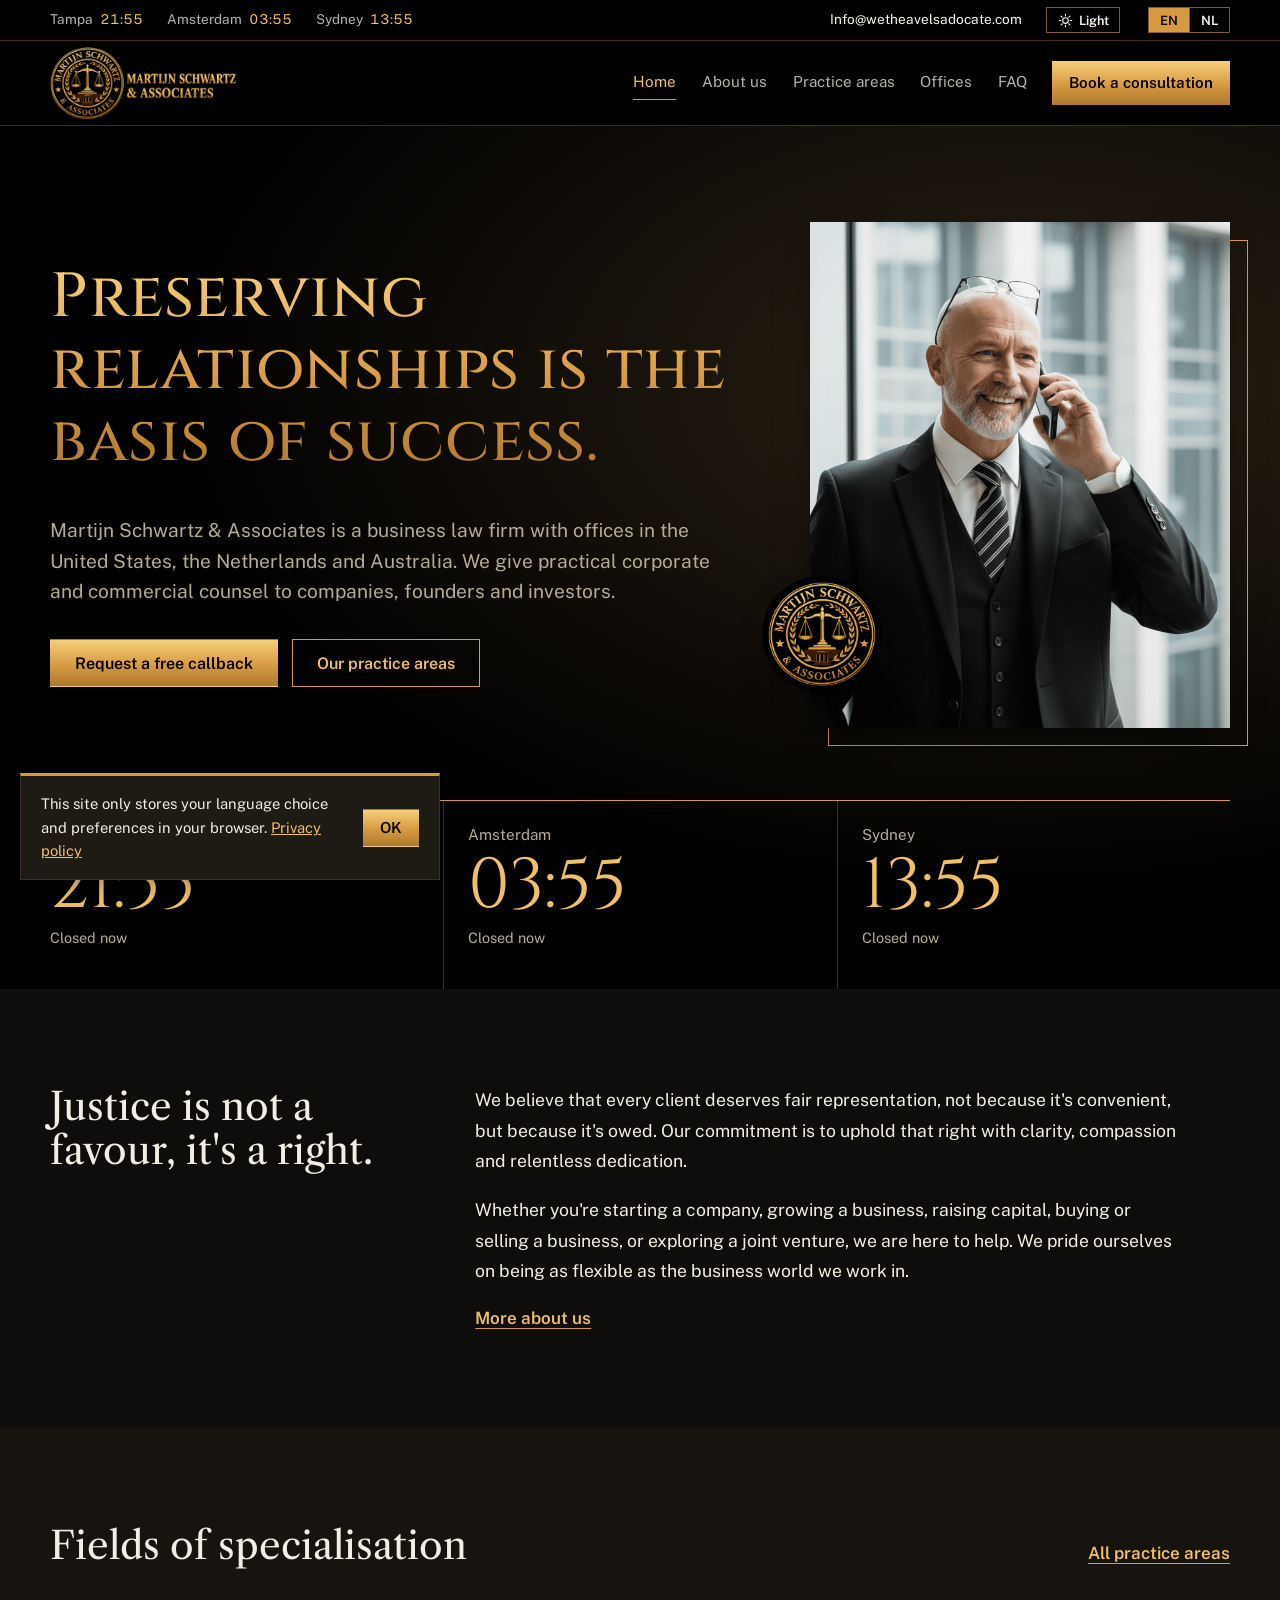
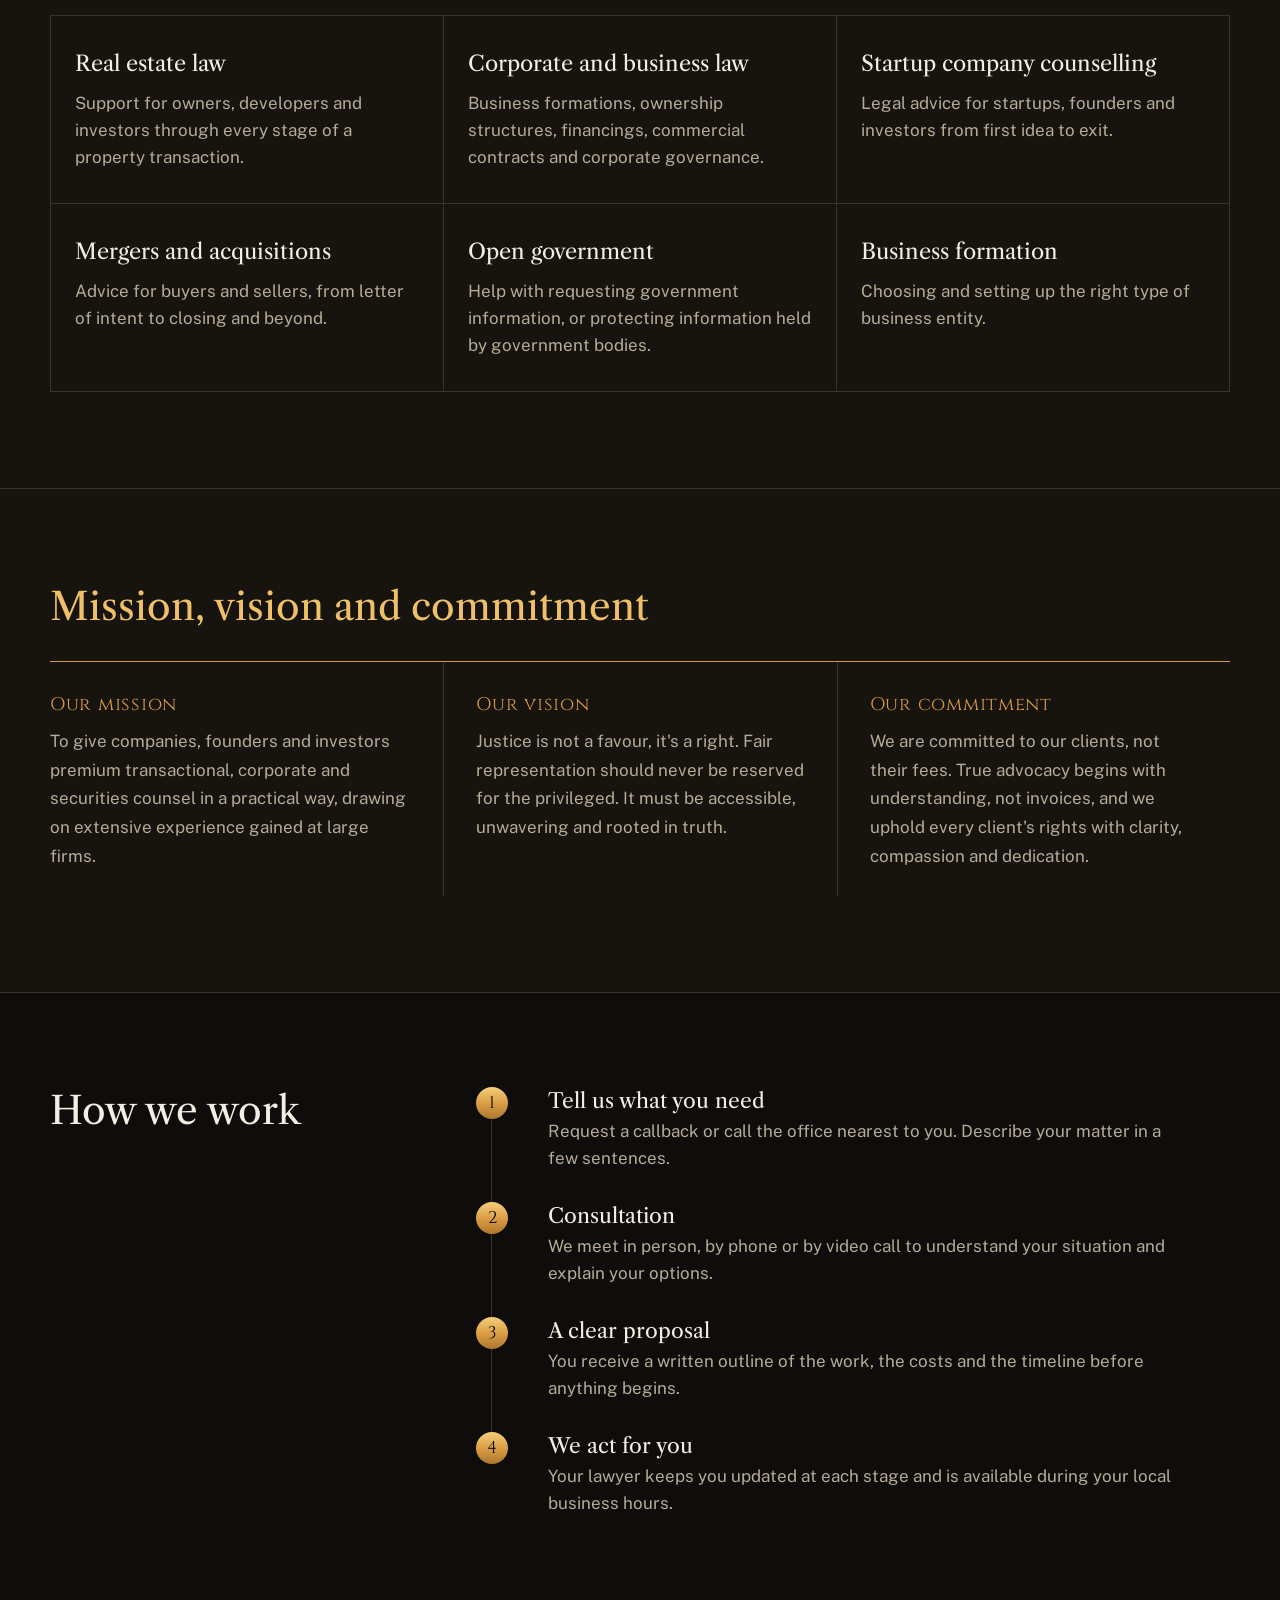
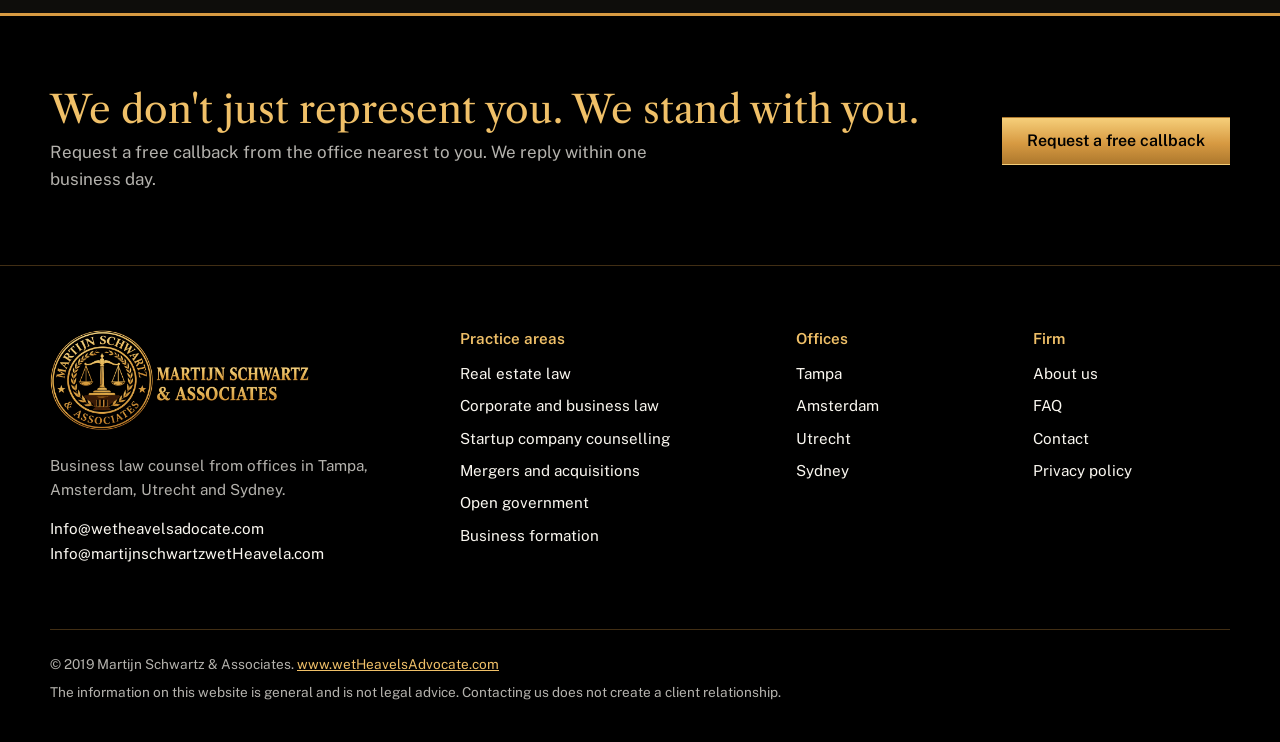
<file: index.html>
<!DOCTYPE html>
<html lang="en" data-title-en="Martijn Schwartz &amp; Associates | Business law firm" data-title-nl="Martijn Schwartz &amp; Associates | Advocatenkantoor voor ondernemers">
<head>
  <meta charset="UTF-8">
  <meta name="viewport" content="width=device-width, initial-scale=1">
  <title>Martijn Schwartz &amp; Associates | Business law firm</title>
  <meta name="description" content="Martijn Schwartz &amp; Associates, business law firm with offices in Tampa, Amsterdam, Utrecht and Sydney.">
  <link rel="icon" href="favicon.png" type="image/png">
  <link rel="preconnect" href="https://fonts.googleapis.com">
  <link rel="preconnect" href="https://fonts.gstatic.com" crossorigin>
  <link href="https://fonts.googleapis.com/css2?family=Cinzel:wght@500;600&family=Libre+Caslon+Text:ital,wght@0,400;0,700;1,400&family=Public+Sans:wght@400;500;600&display=swap" rel="stylesheet">
  <link rel="stylesheet" href="styles.css">
  <script>try{var th=localStorage.getItem("msa-theme");document.documentElement.setAttribute("data-theme",th==="light"?"light":"dark");}catch(e){document.documentElement.setAttribute("data-theme","dark");}</script>
</head>
<body>
<a class="skip-link" href="#main" data-nl="Naar de inhoud">Skip to content</a>
<div class="topbar">
  <div class="wrap topbar-inner">
    <span class="tb-clock">Tampa <span class="tb-time" data-tz="America/New_York"></span></span>
    <span class="tb-clock">Amsterdam <span class="tb-time" data-tz="Europe/Amsterdam"></span></span>
    <span class="tb-clock">Sydney <span class="tb-time" data-tz="Australia/Sydney"></span></span>
    <a href="mailto:Info@wetheavelsadocate.com" class="tb-mail">Info@wetheavelsadocate.com</a>
    <button type="button" class="theme-toggle" aria-pressed="false" data-nl-aria="Lichte of donkere weergave" aria-label="Light or dark theme">
      <svg class="ic-sun" viewBox="0 0 24 24" aria-hidden="true"><circle cx="12" cy="12" r="4.5"/><path d="M12 2v2.5M12 19.5V22M2 12h2.5M19.5 12H22M4.9 4.9l1.8 1.8M17.3 17.3l1.8 1.8M4.9 19.1l1.8-1.8M17.3 6.7l1.8-1.8"/></svg>
      <svg class="ic-moon" viewBox="0 0 24 24" aria-hidden="true"><path d="M20 14.5A8 8 0 1 1 9.5 4a6.5 6.5 0 0 0 10.5 10.5z"/></svg>
      <span class="theme-label">Light</span>
    </button>
    <div class="lang-switch" role="group" aria-label="Language / Taal">
      <button type="button" data-lang="en" aria-pressed="true" lang="en">EN</button>
      <button type="button" data-lang="nl" aria-pressed="false" lang="nl">NL</button>
    </div>
  </div>
</div>
<header class="site-header">
  <div class="wrap header-inner">
    <a href="index.html" class="brand" aria-label="Martijn Schwartz &amp; Associates, home">
      <img src="logo.png" alt="Martijn Schwartz &amp; Associates" width="900" height="346">
    </a>
    <button class="nav-toggle" aria-expanded="false" aria-controls="site-nav" data-nl="Menu">Menu</button>
    <nav id="site-nav" class="site-nav" aria-label="Main">
      <a href="index.html" aria-current="page" data-nl="Home">Home</a><a href="about.html" data-nl="Over ons">About us</a><a href="practice-areas.html" data-nl="Rechtsgebieden">Practice areas</a><a href="offices.html" data-nl="Kantoren">Offices</a><a href="faq.html" data-nl="Veelgestelde vragen">FAQ</a>
      <a href="contact.html" class="nav-cta" data-nl="Afspraak maken">Book a consultation</a>
    </nav>
  </div>
</header>
<main id="main">
<section class="hero">
  <div class="wrap hero-grid">
    <div class="hero-copy">
      <h1 data-nl="Relaties koesteren is de basis van succes.">Preserving relationships is the basis of success.</h1>
      <p class="hero-lead" data-nl="Martijn Schwartz &amp;amp; Associates is een advocatenkantoor voor ondernemers met kantoren in de Verenigde Staten, Nederland en Australië. Wij geven praktisch advies over ondernemings- en handelsrecht aan bedrijven, oprichters en investeerders.">Martijn Schwartz &amp; Associates is a business law firm with offices in the United States, the Netherlands and Australia. We give practical corporate and commercial counsel to companies, founders and investors.</p>
      <div class="hero-actions">
        <a href="contact.html" class="btn btn-gold" data-nl="Gratis terugbelverzoek">Request a free callback</a>
        <a href="practice-areas.html" class="btn btn-outline-light" data-nl="Onze rechtsgebieden">Our practice areas</a>
      </div>
    </div>
    <figure class="hero-media">
      <img class="hero-photo" src="hero-photo.jpg" alt="" width="760" height="915">
      <img class="hero-seal" src="logo-emblem.png" alt="" width="300" height="289">
    </figure>
  </div>
  <div class="wrap">
    <ul class="clocks" aria-label="Local time at our offices" data-nl-aria="Lokale tijd bij onze kantoren"><li class="clock" data-tz="America/New_York"><a href="offices.html#tampa"><span class="clock-city">Tampa</span><span class="clock-time">--:--</span><span class="clock-status"></span></a></li><li class="clock" data-tz="Europe/Amsterdam"><a href="offices.html#amsterdam"><span class="clock-city">Amsterdam</span><span class="clock-time">--:--</span><span class="clock-status"></span></a></li><li class="clock" data-tz="Australia/Sydney"><a href="offices.html#sydney"><span class="clock-city">Sydney</span><span class="clock-time">--:--</span><span class="clock-status"></span></a></li></ul>
  </div>
</section>

<section class="section">
  <div class="wrap split">
    <div>
      <h2 data-nl="Recht is geen gunst, het is een recht.">Justice is not a favour, it's a right.</h2>
    </div>
    <div class="prose">
      <p data-nl="Wij vinden dat iedere cliënt recht heeft op goede vertegenwoordiging, niet omdat het zo uitkomt, maar omdat het hem toekomt. Wij komen voor dat recht op met helderheid, betrokkenheid en onvermoeibare toewijding.">We believe that every client deserves fair representation, not because it's convenient, but because it's owed. Our commitment is to uphold that right with clarity, compassion and relentless dedication.</p>
      <p data-nl="Of u nu een bedrijf start, uw onderneming laat groeien, kapitaal aantrekt, een bedrijf koopt of verkoopt of een joint venture overweegt: wij helpen u graag. Wij zijn trots op onze flexibiliteit, net zo wendbaar als de zakenwereld waarin wij werken.">Whether you're starting a company, growing a business, raising capital, buying or selling a business, or exploring a joint venture, we are here to help. We pride ourselves on being as flexible as the business world we work in.</p>
      <a href="about.html" class="text-link" data-nl="Meer over ons">More about us</a>
    </div>
  </div>
</section>

<section class="section section-alt">
  <div class="wrap">
    <div class="section-head">
      <h2 data-nl="Specialisaties">Fields of specialisation</h2>
      <a href="practice-areas.html" class="text-link" data-nl="Alle rechtsgebieden">All practice areas</a>
    </div>
    <ul class="pa-grid"><li><a href="real-estate.html"><span class="pa-name" data-nl="Vastgoedrecht">Real estate law</span><span class="pa-desc" data-nl="Ondersteuning voor eigenaren, ontwikkelaars en beleggers in elke fase van een vastgoedtransactie.">Support for owners, developers and investors through every stage of a property transaction.</span></a></li><li><a href="corporate-business.html"><span class="pa-name" data-nl="Ondernemingsrecht">Corporate and business law</span><span class="pa-desc" data-nl="Oprichtingen, eigendomsstructuren, financieringen, commerciële contracten en corporate governance.">Business formations, ownership structures, financings, commercial contracts and corporate governance.</span></a></li><li><a href="startup-counseling.html"><span class="pa-name" data-nl="Advies voor startups">Startup company counselling</span><span class="pa-desc" data-nl="Juridisch advies voor startups, oprichters en investeerders, van eerste idee tot exit.">Legal advice for startups, founders and investors from first idea to exit.</span></a></li><li><a href="mergers-acquisitions.html"><span class="pa-name" data-nl="Fusies en overnames">Mergers and acquisitions</span><span class="pa-desc" data-nl="Advies voor kopers en verkopers, van intentieverklaring tot closing en daarna.">Advice for buyers and sellers, from letter of intent to closing and beyond.</span></a></li><li><a href="open-government.html"><span class="pa-name" data-nl="Openbaarheid van bestuur">Open government</span><span class="pa-desc" data-nl="Hulp bij het opvragen van overheidsinformatie, of bij het beschermen van informatie die bij de overheid berust.">Help with requesting government information, or protecting information held by government bodies.</span></a></li><li><a href="business-formation.html"><span class="pa-name" data-nl="Oprichting van ondernemingen">Business formation</span><span class="pa-desc" data-nl="Het kiezen en oprichten van de juiste rechtsvorm.">Choosing and setting up the right type of business entity.</span></a></li></ul>
  </div>
</section>

<section class="section section-dark">
  <div class="wrap">
    <h2 data-nl="Missie, visie en belofte">Mission, vision and commitment</h2>
    <div class="mvv"><div class="mvv-item"><h3 data-nl="Onze missie">Our mission</h3><p data-nl="Ondernemingen, oprichters en investeerders op een praktische manier hoogwaardig advies geven over transacties, ondernemingsrecht en effectenrecht, met de uitgebreide ervaring die wij bij grote kantoren hebben opgedaan.">To give companies, founders and investors premium transactional, corporate and securities counsel in a practical way, drawing on extensive experience gained at large firms.</p></div><div class="mvv-item"><h3 data-nl="Onze visie">Our vision</h3><p data-nl="Recht is geen gunst, het is een recht. Goede vertegenwoordiging mag nooit voorbehouden zijn aan de bevoorrechten. Zij moet toegankelijk, standvastig en op waarheid gebaseerd zijn.">Justice is not a favour, it's a right. Fair representation should never be reserved for the privileged. It must be accessible, unwavering and rooted in truth.</p></div><div class="mvv-item"><h3 data-nl="Onze belofte">Our commitment</h3><p data-nl="Wij zetten ons in voor onze cliënten, niet voor hun honoraria. Echte belangenbehartiging begint met begrip, niet met facturen, en wij komen op voor de rechten van iedere cliënt met helderheid, betrokkenheid en toewijding.">We are committed to our clients, not their fees. True advocacy begins with understanding, not invoices, and we uphold every client's rights with clarity, compassion and dedication.</p></div></div>
  </div>
</section>

<section class="section">
  <div class="wrap split">
    <h2 data-nl="Zo werken wij">How we work</h2>
    <ol class="steps">
      <li><h3 data-nl="Vertel ons wat u nodig hebt">Tell us what you need</h3><p data-nl="Vraag een terugbelverzoek aan of bel het kantoor bij u in de buurt. Beschrijf uw zaak in een paar zinnen.">Request a callback or call the office nearest to you. Describe your matter in a few sentences.</p></li>
      <li><h3 data-nl="Kennismaking">Consultation</h3><p data-nl="Wij spreken u op kantoor, telefonisch of via een videogesprek om uw situatie te begrijpen en uw mogelijkheden toe te lichten.">We meet in person, by phone or by video call to understand your situation and explain your options.</p></li>
      <li><h3 data-nl="Een helder voorstel">A clear proposal</h3><p data-nl="U ontvangt vooraf een schriftelijk overzicht van de werkzaamheden, de kosten en de planning.">You receive a written outline of the work, the costs and the timeline before anything begins.</p></li>
      <li><h3 data-nl="Wij gaan voor u aan de slag">We act for you</h3><p data-nl="Uw advocaat houdt u in elke fase op de hoogte en is bereikbaar tijdens uw lokale kantooruren.">Your lawyer keeps you updated at each stage and is available during your local business hours.</p></li>
    </ol>
  </div>
</section>
<section class="cta-band">
  <div class="wrap cta-inner">
    <div>
      <h2 data-nl="Wij vertegenwoordigen u niet alleen. Wij staan naast u.">We don't just represent you. We stand with you.</h2>
      <p data-nl="Vraag een gratis terugbelverzoek aan bij het kantoor bij u in de buurt. Wij reageren binnen één werkdag.">Request a free callback from the office nearest to you. We reply within one business day.</p>
    </div>
    <a href="contact.html" class="btn btn-gold" data-nl="Gratis terugbelverzoek">Request a free callback</a>
  </div>
</section>
</main>
<footer class="site-footer">
  <div class="wrap footer-grid">
    <div class="footer-brand">
      <a href="index.html"><img src="logo.png" alt="Martijn Schwartz &amp; Associates" width="900" height="346" loading="lazy"></a>
      <p data-nl="Juridisch advies voor ondernemers vanuit kantoren in Tampa, Amsterdam, Utrecht en Sydney.">Business law counsel from offices in Tampa, Amsterdam, Utrecht and Sydney.</p>
      <p><a href="mailto:Info@wetheavelsadocate.com">Info@wetheavelsadocate.com</a><br><a href="mailto:Info@martijnschwartzwetHeavela.com">Info@martijnschwartzwetHeavela.com</a></p>
    </div>
    <div>
      <h2 class="footer-h" data-nl="Rechtsgebieden">Practice areas</h2>
      <ul><li><a href="real-estate.html" data-nl="Vastgoedrecht">Real estate law</a></li><li><a href="corporate-business.html" data-nl="Ondernemingsrecht">Corporate and business law</a></li><li><a href="startup-counseling.html" data-nl="Advies voor startups">Startup company counselling</a></li><li><a href="mergers-acquisitions.html" data-nl="Fusies en overnames">Mergers and acquisitions</a></li><li><a href="open-government.html" data-nl="Openbaarheid van bestuur">Open government</a></li><li><a href="business-formation.html" data-nl="Oprichting van ondernemingen">Business formation</a></li></ul>
    </div>
    <div>
      <h2 class="footer-h" data-nl="Kantoren">Offices</h2>
      <ul><li><a href="offices.html#tampa">Tampa</a></li><li><a href="offices.html#amsterdam">Amsterdam</a></li><li><a href="offices.html#utrecht">Utrecht</a></li><li><a href="offices.html#sydney">Sydney</a></li></ul>
    </div>
    <div>
      <h2 class="footer-h" data-nl="Kantoor">Firm</h2>
      <ul>
        <li><a href="about.html" data-nl="Over ons">About us</a></li>
        <li><a href="faq.html" data-nl="Veelgestelde vragen">FAQ</a></li>
        <li><a href="contact.html" data-nl="Contact">Contact</a></li>
        <li><a href="privacy.html" data-nl="Privacybeleid">Privacy policy</a></li>
      </ul>
    </div>
  </div>
  <div class="wrap footer-base">
    <p>&copy; 2019 Martijn Schwartz &amp; Associates. <a href="https://www.wetHeavelsAdvocate.com">www.wetHeavelsAdvocate.com</a></p>
    <p data-nl="De informatie op deze website is algemeen van aard en geen juridisch advies. Contact met ons opnemen schept nog geen cliëntrelatie.">The information on this website is general and is not legal advice. Contacting us does not create a client relationship.</p>
  </div>
</footer>
<button class="to-top" aria-label="Back to top" data-nl-aria="Terug naar boven" hidden>&uarr;</button>
<div class="cookie" role="region" aria-label="Cookie notice" hidden>
  <p><span data-nl="Deze site bewaart alleen uw taalkeuze en voorkeuren in uw browser.">This site only stores your language choice and preferences in your browser.</span> <a href="privacy.html" data-nl="Privacybeleid">Privacy policy</a></p>
  <button class="btn btn-gold btn-small" data-cookie-ok>OK</button>
</div>
<script src="script.js"></script>
</body>
</html>
</file>
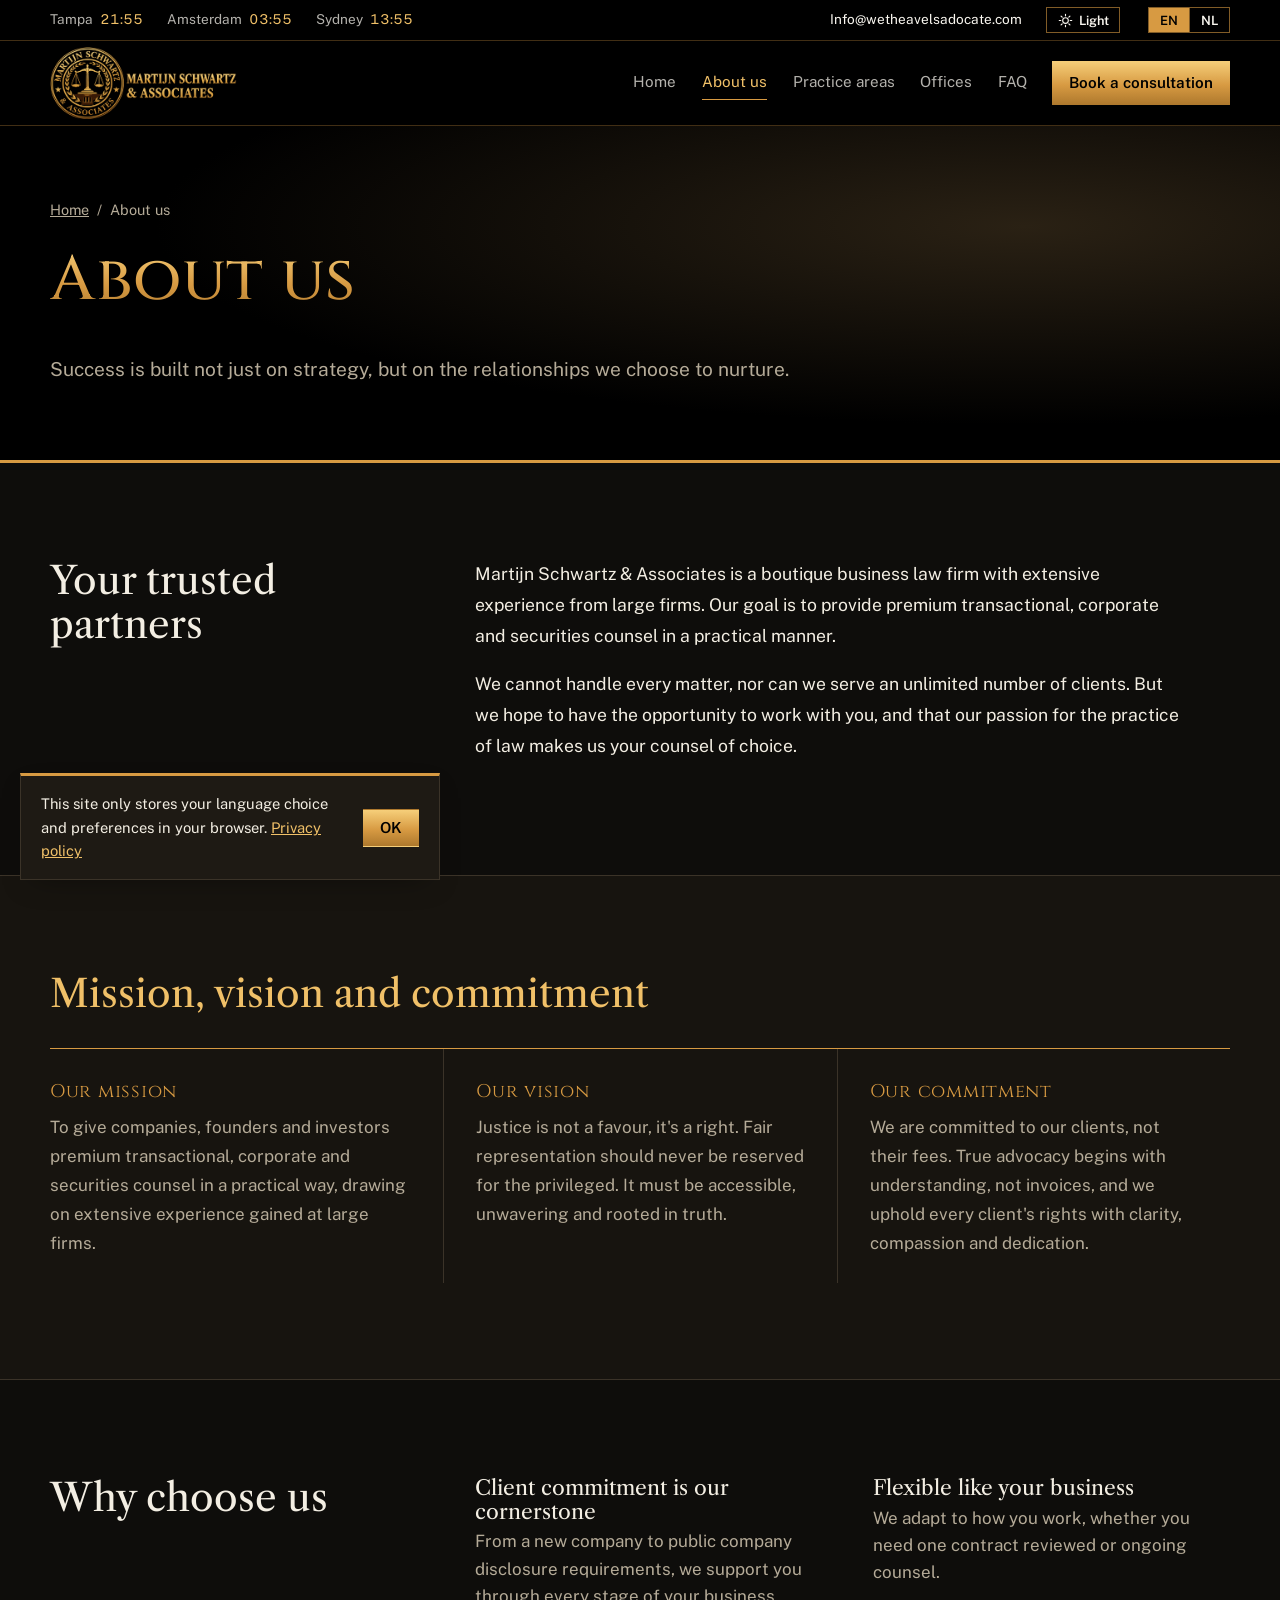
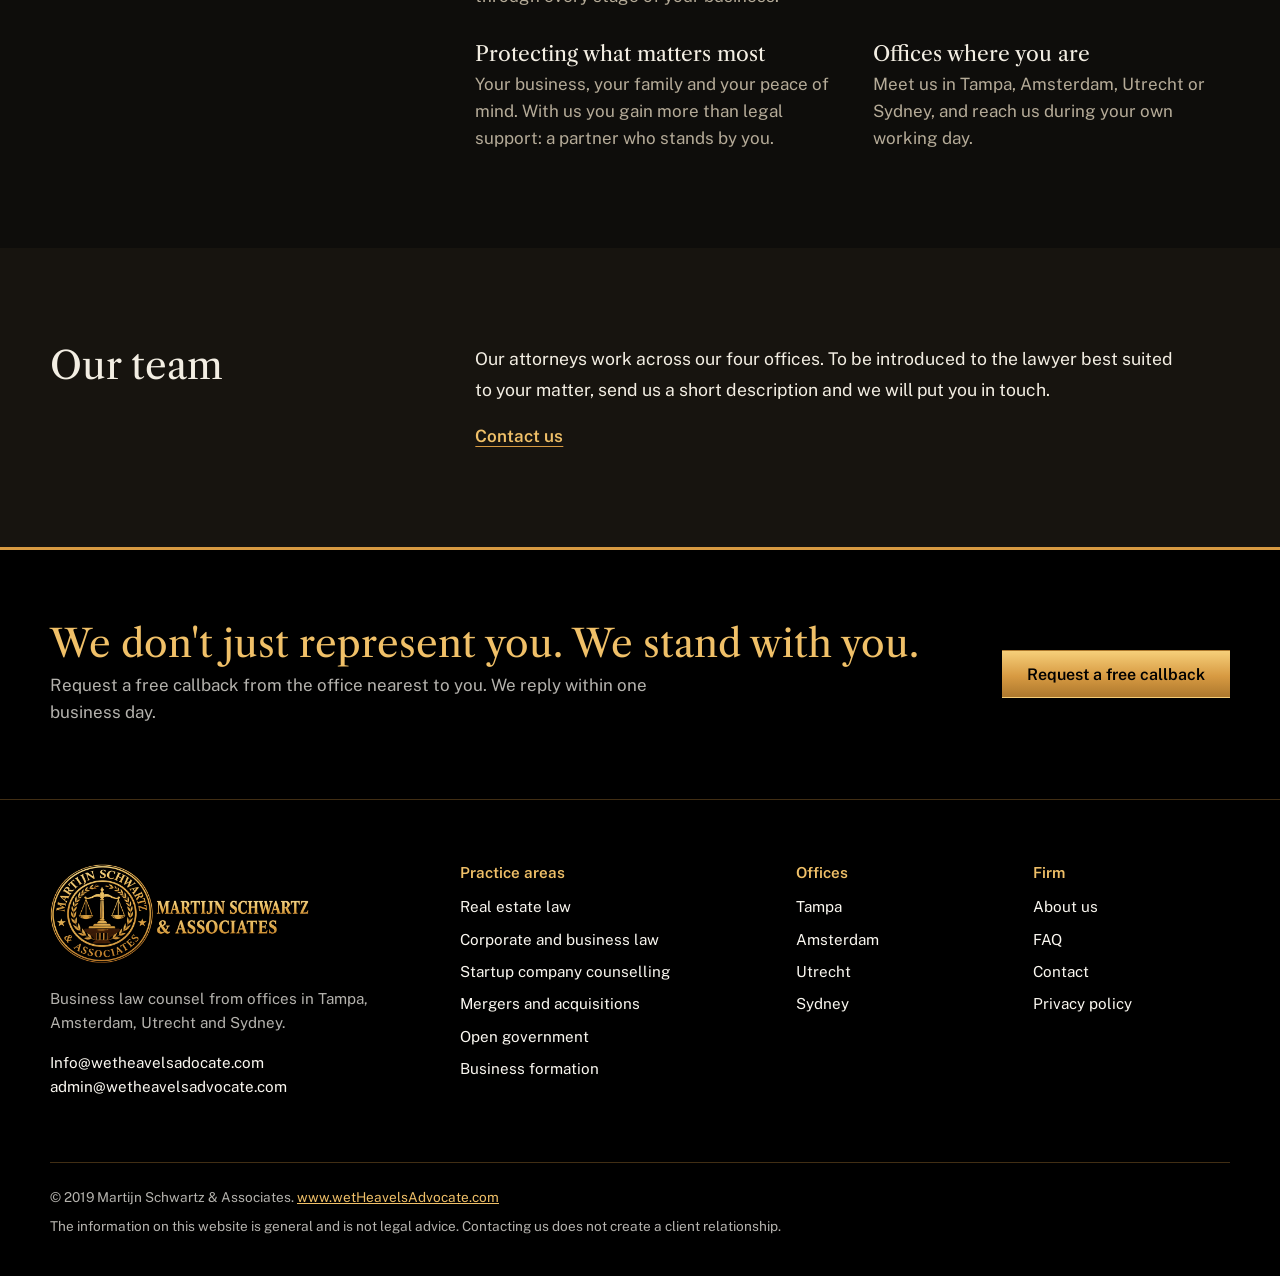
<file: about.html>
<!DOCTYPE html>
<html lang="en" data-title-en="About us | Martijn Schwartz &amp; Associates" data-title-nl="Over ons | Martijn Schwartz &amp; Associates">
<head>
  <meta charset="UTF-8">
  <meta name="viewport" content="width=device-width, initial-scale=1">
  <title>About us | Martijn Schwartz &amp; Associates</title>
  <meta name="description" content="About Martijn Schwartz &amp; Associates.">
  <link rel="icon" href="favicon.png" type="image/png">
  <link rel="preconnect" href="https://fonts.googleapis.com">
  <link rel="preconnect" href="https://fonts.gstatic.com" crossorigin>
  <link href="https://fonts.googleapis.com/css2?family=Cinzel:wght@500;600&family=Libre+Caslon+Text:ital,wght@0,400;0,700;1,400&family=Public+Sans:wght@400;500;600&display=swap" rel="stylesheet">
  <link rel="stylesheet" href="styles.css">
  <script>try{var th=localStorage.getItem("msa-theme");document.documentElement.setAttribute("data-theme",th==="light"?"light":"dark");}catch(e){document.documentElement.setAttribute("data-theme","dark");}</script>
</head>
<body>
<a class="skip-link" href="#main" data-nl="Naar de inhoud">Skip to content</a>
<div class="topbar">
  <div class="wrap topbar-inner">
    <span class="tb-clock">Tampa <span class="tb-time" data-tz="America/New_York"></span></span>
    <span class="tb-clock">Amsterdam <span class="tb-time" data-tz="Europe/Amsterdam"></span></span>
    <span class="tb-clock">Sydney <span class="tb-time" data-tz="Australia/Sydney"></span></span>
    <a href="mailto:Info@wetheavelsadocate.com" class="tb-mail">Info@wetheavelsadocate.com</a>
    <button type="button" class="theme-toggle" aria-pressed="false" data-nl-aria="Lichte of donkere weergave" aria-label="Light or dark theme">
      <svg class="ic-sun" viewBox="0 0 24 24" aria-hidden="true"><circle cx="12" cy="12" r="4.5"/><path d="M12 2v2.5M12 19.5V22M2 12h2.5M19.5 12H22M4.9 4.9l1.8 1.8M17.3 17.3l1.8 1.8M4.9 19.1l1.8-1.8M17.3 6.7l1.8-1.8"/></svg>
      <svg class="ic-moon" viewBox="0 0 24 24" aria-hidden="true"><path d="M20 14.5A8 8 0 1 1 9.5 4a6.5 6.5 0 0 0 10.5 10.5z"/></svg>
      <span class="theme-label">Light</span>
    </button>
    <div class="lang-switch" role="group" aria-label="Language / Taal">
      <button type="button" data-lang="en" aria-pressed="true" lang="en">EN</button>
      <button type="button" data-lang="nl" aria-pressed="false" lang="nl">NL</button>
    </div>
  </div>
</div>
<header class="site-header">
  <div class="wrap header-inner">
    <a href="index.html" class="brand" aria-label="Martijn Schwartz &amp; Associates, home">
      <img src="logo.png" alt="Martijn Schwartz &amp; Associates" width="900" height="346">
    </a>
    <button class="nav-toggle" aria-expanded="false" aria-controls="site-nav" data-nl="Menu">Menu</button>
    <nav id="site-nav" class="site-nav" aria-label="Main">
      <a href="index.html" data-nl="Home">Home</a><a href="about.html" aria-current="page" data-nl="Over ons">About us</a><a href="practice-areas.html" data-nl="Rechtsgebieden">Practice areas</a><a href="offices.html" data-nl="Kantoren">Offices</a><a href="faq.html" data-nl="Veelgestelde vragen">FAQ</a>
      <a href="contact.html" class="nav-cta" data-nl="Afspraak maken">Book a consultation</a>
    </nav>
  </div>
</header>
<main id="main">
<section class="page-hero">
  <div class="wrap">
    <nav class="crumbs" aria-label="Breadcrumb"><a href="index.html" data-nl="Home">Home</a><span aria-hidden="true">/</span><span aria-current="page" data-nl="Over ons">About us</span></nav>
    <h1 data-nl="Over ons">About us</h1>
    <p class="hero-lead" data-nl="Succes bouw je niet alleen met strategie, maar ook met de relaties die je koestert.">Success is built not just on strategy, but on the relationships we choose to nurture.</p>
  </div>
</section>

<section class="section">
  <div class="wrap split">
    <h2 data-nl="Uw vertrouwde partners">Your trusted partners</h2>
    <div class="prose">
      <p data-nl="Martijn Schwartz &amp;amp; Associates is een boutique advocatenkantoor voor ondernemers met uitgebreide ervaring van grote kantoren. Ons doel is hoogwaardig advies over transacties, ondernemingsrecht en effectenrecht, op een praktische manier.">Martijn Schwartz &amp; Associates is a boutique business law firm with extensive experience from large firms. Our goal is to provide premium transactional, corporate and securities counsel in a practical manner.</p>
      <p data-nl="Wij kunnen niet elke zaak aannemen en ook niet onbeperkt cliënten bedienen. Maar wij hopen met u te mogen samenwerken, en dat onze passie voor het vak ons uw advocaat van voorkeur maakt.">We cannot handle every matter, nor can we serve an unlimited number of clients. But we hope to have the opportunity to work with you, and that our passion for the practice of law makes us your counsel of choice.</p>
    </div>
  </div>
</section>

<section class="section section-dark">
  <div class="wrap">
    <h2 data-nl="Missie, visie en belofte">Mission, vision and commitment</h2>
    <div class="mvv"><div class="mvv-item"><h3 data-nl="Onze missie">Our mission</h3><p data-nl="Ondernemingen, oprichters en investeerders op een praktische manier hoogwaardig advies geven over transacties, ondernemingsrecht en effectenrecht, met de uitgebreide ervaring die wij bij grote kantoren hebben opgedaan.">To give companies, founders and investors premium transactional, corporate and securities counsel in a practical way, drawing on extensive experience gained at large firms.</p></div><div class="mvv-item"><h3 data-nl="Onze visie">Our vision</h3><p data-nl="Recht is geen gunst, het is een recht. Goede vertegenwoordiging mag nooit voorbehouden zijn aan de bevoorrechten. Zij moet toegankelijk, standvastig en op waarheid gebaseerd zijn.">Justice is not a favour, it's a right. Fair representation should never be reserved for the privileged. It must be accessible, unwavering and rooted in truth.</p></div><div class="mvv-item"><h3 data-nl="Onze belofte">Our commitment</h3><p data-nl="Wij zetten ons in voor onze cliënten, niet voor hun honoraria. Echte belangenbehartiging begint met begrip, niet met facturen, en wij komen op voor de rechten van iedere cliënt met helderheid, betrokkenheid en toewijding.">We are committed to our clients, not their fees. True advocacy begins with understanding, not invoices, and we uphold every client's rights with clarity, compassion and dedication.</p></div></div>
  </div>
</section>

<section class="section">
  <div class="wrap split">
    <h2 data-nl="Waarom voor ons kiezen">Why choose us</h2>
    <div class="reasons">
      <div><h3 data-nl="Cliënten staan centraal">Client commitment is our cornerstone</h3><p data-nl="Van een nieuw bedrijf tot openbaarmakingsverplichtingen van beursgenoteerde ondernemingen: wij ondersteunen u in elke fase van uw onderneming.">From a new company to public company disclosure requirements, we support you through every stage of your business.</p></div>
      <div><h3 data-nl="Flexibel zoals uw onderneming">Flexible like your business</h3><p data-nl="Wij passen ons aan uw manier van werken aan, of u nu één contract wilt laten beoordelen of doorlopend advies nodig hebt.">We adapt to how you work, whether you need one contract reviewed or ongoing counsel.</p></div>
      <div><h3 data-nl="Wij beschermen wat het belangrijkst is">Protecting what matters most</h3><p data-nl="Uw onderneming, uw familie en uw gemoedsrust. Bij ons krijgt u meer dan juridische steun: een partner die naast u staat.">Your business, your family and your peace of mind. With us you gain more than legal support: a partner who stands by you.</p></div>
      <div><h3 data-nl="Kantoren bij u in de buurt">Offices where you are</h3><p data-nl="Ontmoet ons in Tampa, Amsterdam, Utrecht of Sydney, en bereik ons tijdens uw eigen werkdag.">Meet us in Tampa, Amsterdam, Utrecht or Sydney, and reach us during your own working day.</p></div>
    </div>
  </div>
</section>

<section class="section section-alt">
  <div class="wrap split">
    <h2 data-nl="Ons team">Our team</h2>
    <div class="prose">
      <!-- TEAM: add your lawyers here (name, role, photo). See the note in the README. -->
      <p data-nl="Onze advocaten werken vanuit onze vier kantoren. Wilt u kennismaken met de advocaat die het best bij uw zaak past? Stuur ons een korte omschrijving en wij brengen u in contact.">Our attorneys work across our four offices. To be introduced to the lawyer best suited to your matter, send us a short description and we will put you in touch.</p>
      <a href="contact.html" class="text-link" data-nl="Neem contact op">Contact us</a>
    </div>
  </div>
</section>
<section class="cta-band">
  <div class="wrap cta-inner">
    <div>
      <h2 data-nl="Wij vertegenwoordigen u niet alleen. Wij staan naast u.">We don't just represent you. We stand with you.</h2>
      <p data-nl="Vraag een gratis terugbelverzoek aan bij het kantoor bij u in de buurt. Wij reageren binnen één werkdag.">Request a free callback from the office nearest to you. We reply within one business day.</p>
    </div>
    <a href="contact.html" class="btn btn-gold" data-nl="Gratis terugbelverzoek">Request a free callback</a>
  </div>
</section>
</main>
<footer class="site-footer">
  <div class="wrap footer-grid">
    <div class="footer-brand">
      <a href="index.html"><img src="logo.png" alt="Martijn Schwartz &amp; Associates" width="900" height="346" loading="lazy"></a>
      <p data-nl="Juridisch advies voor ondernemers vanuit kantoren in Tampa, Amsterdam, Utrecht en Sydney.">Business law counsel from offices in Tampa, Amsterdam, Utrecht and Sydney.</p>
      <p><a href="mailto:Info@wetheavelsadocate.com">Info@wetheavelsadocate.com</a><br><a href="mailto:admin@wetheavelsadvocate.com">admin@wetheavelsadvocate.com</a></p>
    </div>
    <div>
      <h2 class="footer-h" data-nl="Rechtsgebieden">Practice areas</h2>
      <ul><li><a href="real-estate.html" data-nl="Vastgoedrecht">Real estate law</a></li><li><a href="corporate-business.html" data-nl="Ondernemingsrecht">Corporate and business law</a></li><li><a href="startup-counseling.html" data-nl="Advies voor startups">Startup company counselling</a></li><li><a href="mergers-acquisitions.html" data-nl="Fusies en overnames">Mergers and acquisitions</a></li><li><a href="open-government.html" data-nl="Openbaarheid van bestuur">Open government</a></li><li><a href="business-formation.html" data-nl="Oprichting van ondernemingen">Business formation</a></li></ul>
    </div>
    <div>
      <h2 class="footer-h" data-nl="Kantoren">Offices</h2>
      <ul><li><a href="offices.html#tampa">Tampa</a></li><li><a href="offices.html#amsterdam">Amsterdam</a></li><li><a href="offices.html#utrecht">Utrecht</a></li><li><a href="offices.html#sydney">Sydney</a></li></ul>
    </div>
    <div>
      <h2 class="footer-h" data-nl="Kantoor">Firm</h2>
      <ul>
        <li><a href="about.html" data-nl="Over ons">About us</a></li>
        <li><a href="faq.html" data-nl="Veelgestelde vragen">FAQ</a></li>
        <li><a href="contact.html" data-nl="Contact">Contact</a></li>
        <li><a href="privacy.html" data-nl="Privacybeleid">Privacy policy</a></li>
      </ul>
    </div>
  </div>
  <div class="wrap footer-base">
    <p>&copy; 2019 Martijn Schwartz &amp; Associates. <a href="https://www.wetHeavelsAdvocate.com">www.wetHeavelsAdvocate.com</a></p>
    <p data-nl="De informatie op deze website is algemeen van aard en geen juridisch advies. Contact met ons opnemen schept nog geen cliëntrelatie.">The information on this website is general and is not legal advice. Contacting us does not create a client relationship.</p>
  </div>
</footer>
<button class="to-top" aria-label="Back to top" data-nl-aria="Terug naar boven" hidden>&uarr;</button>
<div class="cookie" role="region" aria-label="Cookie notice" hidden>
  <p><span data-nl="Deze site bewaart alleen uw taalkeuze en voorkeuren in uw browser.">This site only stores your language choice and preferences in your browser.</span> <a href="privacy.html" data-nl="Privacybeleid">Privacy policy</a></p>
  <button class="btn btn-gold btn-small" data-cookie-ok>OK</button>
</div>
<script src="script.js"></script>
</body>
</html>
</file>
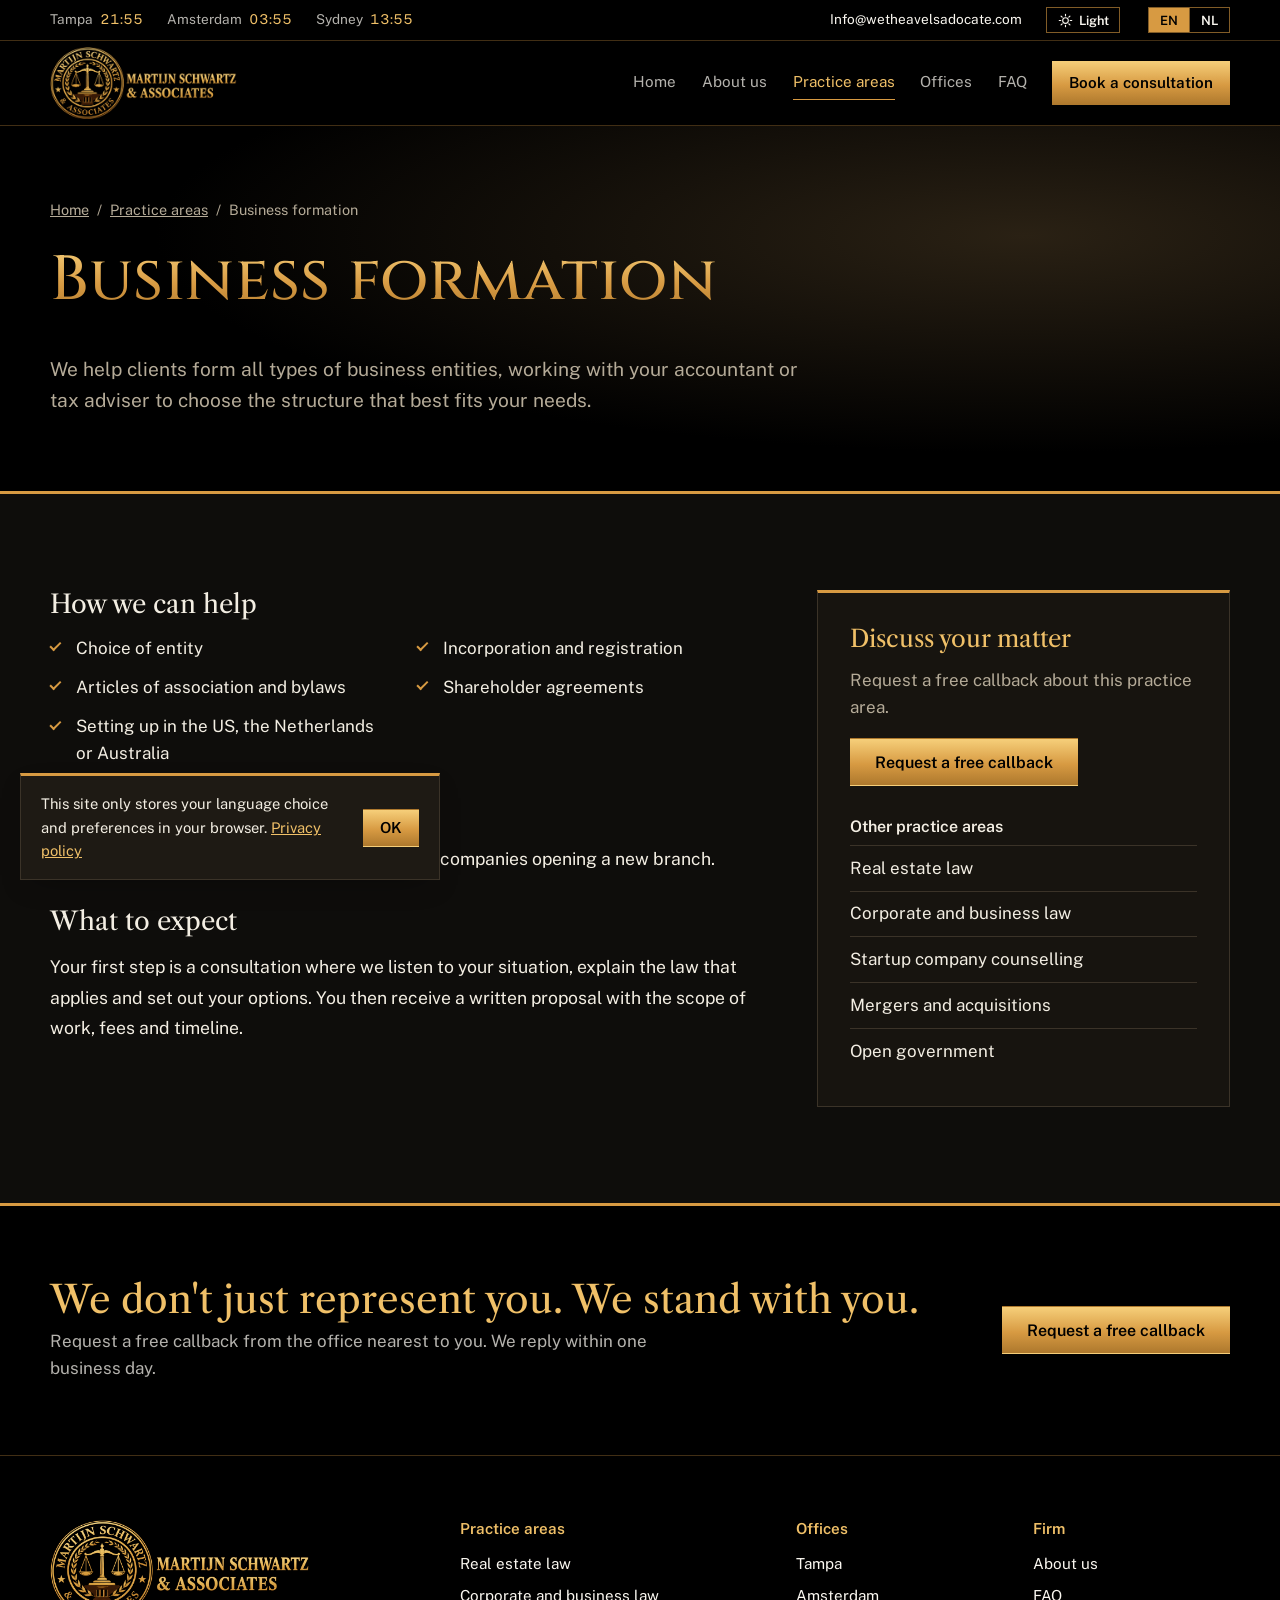
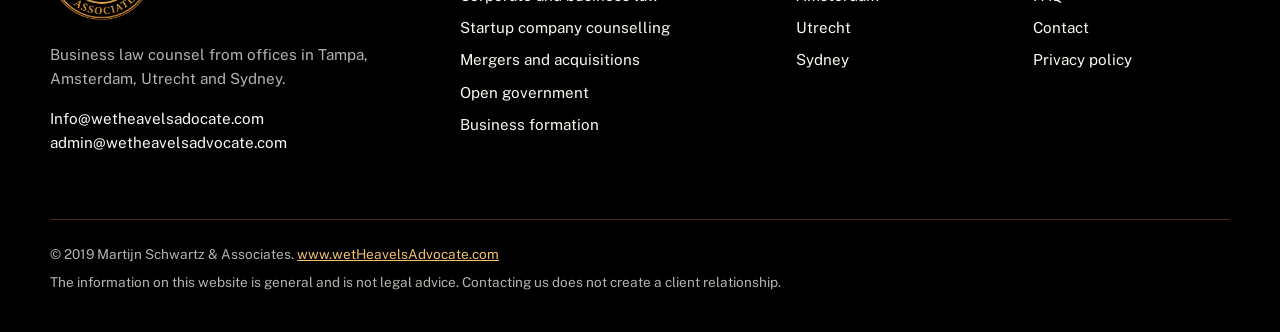
<file: business-formation.html>
<!DOCTYPE html>
<html lang="en" data-title-en="Business formation | Martijn Schwartz &amp; Associates" data-title-nl="Oprichting van ondernemingen | Martijn Schwartz &amp; Associates">
<head>
  <meta charset="UTF-8">
  <meta name="viewport" content="width=device-width, initial-scale=1">
  <title>Business formation | Martijn Schwartz &amp; Associates</title>
  <meta name="description" content="Choosing and setting up the right type of business entity.">
  <link rel="icon" href="favicon.png" type="image/png">
  <link rel="preconnect" href="https://fonts.googleapis.com">
  <link rel="preconnect" href="https://fonts.gstatic.com" crossorigin>
  <link href="https://fonts.googleapis.com/css2?family=Cinzel:wght@500;600&family=Libre+Caslon+Text:ital,wght@0,400;0,700;1,400&family=Public+Sans:wght@400;500;600&display=swap" rel="stylesheet">
  <link rel="stylesheet" href="styles.css">
  <script>try{var th=localStorage.getItem("msa-theme");document.documentElement.setAttribute("data-theme",th==="light"?"light":"dark");}catch(e){document.documentElement.setAttribute("data-theme","dark");}</script>
</head>
<body>
<a class="skip-link" href="#main" data-nl="Naar de inhoud">Skip to content</a>
<div class="topbar">
  <div class="wrap topbar-inner">
    <span class="tb-clock">Tampa <span class="tb-time" data-tz="America/New_York"></span></span>
    <span class="tb-clock">Amsterdam <span class="tb-time" data-tz="Europe/Amsterdam"></span></span>
    <span class="tb-clock">Sydney <span class="tb-time" data-tz="Australia/Sydney"></span></span>
    <a href="mailto:Info@wetheavelsadocate.com" class="tb-mail">Info@wetheavelsadocate.com</a>
    <button type="button" class="theme-toggle" aria-pressed="false" data-nl-aria="Lichte of donkere weergave" aria-label="Light or dark theme">
      <svg class="ic-sun" viewBox="0 0 24 24" aria-hidden="true"><circle cx="12" cy="12" r="4.5"/><path d="M12 2v2.5M12 19.5V22M2 12h2.5M19.5 12H22M4.9 4.9l1.8 1.8M17.3 17.3l1.8 1.8M4.9 19.1l1.8-1.8M17.3 6.7l1.8-1.8"/></svg>
      <svg class="ic-moon" viewBox="0 0 24 24" aria-hidden="true"><path d="M20 14.5A8 8 0 1 1 9.5 4a6.5 6.5 0 0 0 10.5 10.5z"/></svg>
      <span class="theme-label">Light</span>
    </button>
    <div class="lang-switch" role="group" aria-label="Language / Taal">
      <button type="button" data-lang="en" aria-pressed="true" lang="en">EN</button>
      <button type="button" data-lang="nl" aria-pressed="false" lang="nl">NL</button>
    </div>
  </div>
</div>
<header class="site-header">
  <div class="wrap header-inner">
    <a href="index.html" class="brand" aria-label="Martijn Schwartz &amp; Associates, home">
      <img src="logo.png" alt="Martijn Schwartz &amp; Associates" width="900" height="346">
    </a>
    <button class="nav-toggle" aria-expanded="false" aria-controls="site-nav" data-nl="Menu">Menu</button>
    <nav id="site-nav" class="site-nav" aria-label="Main">
      <a href="index.html" data-nl="Home">Home</a><a href="about.html" data-nl="Over ons">About us</a><a href="practice-areas.html" aria-current="page" data-nl="Rechtsgebieden">Practice areas</a><a href="offices.html" data-nl="Kantoren">Offices</a><a href="faq.html" data-nl="Veelgestelde vragen">FAQ</a>
      <a href="contact.html" class="nav-cta" data-nl="Afspraak maken">Book a consultation</a>
    </nav>
  </div>
</header>
<main id="main">
<section class="page-hero">
  <div class="wrap">
    <nav class="crumbs" aria-label="Breadcrumb"><a href="index.html" data-nl="Home">Home</a><span aria-hidden="true">/</span><a href="practice-areas.html" data-nl="Rechtsgebieden">Practice areas</a><span aria-hidden="true">/</span><span aria-current="page" data-nl="Oprichting van ondernemingen">Business formation</span></nav>
    <h1 data-nl="Oprichting van ondernemingen">Business formation</h1>
    <p class="hero-lead" data-nl="Wij helpen bij het oprichten van alle soorten rechtsvormen en werken samen met uw accountant of belastingadviseur om de structuur te kiezen die het best bij u past.">We help clients form all types of business entities, working with your accountant or tax adviser to choose the structure that best fits your needs.</p>
  </div>
</section>

<section class="section">
  <div class="wrap detail-grid">
    <div class="prose">
      <h2 data-nl="Waarmee wij helpen">How we can help</h2>
      <ul class="check-list"><li><span data-nl="Keuze van de rechtsvorm">Choice of entity</span></li><li><span data-nl="Oprichting en inschrijving">Incorporation and registration</span></li><li><span data-nl="Statuten en reglementen">Articles of association and bylaws</span></li><li><span data-nl="Aandeelhoudersovereenkomsten">Shareholder agreements</span></li><li><span data-nl="Vestiging in de VS, Nederland of Australië">Setting up in the US, the Netherlands or Australia</span></li></ul>
      <h2 data-nl="Voor wie wij werken">Who we act for</h2>
      <p data-nl="Ondernemers, groeiende bedrijven en buitenlandse ondernemingen die een vestiging openen.">Entrepreneurs, growing businesses and foreign companies opening a new branch.</p>
      <h2 data-nl="Wat u kunt verwachten">What to expect</h2>
      <p data-nl="De eerste stap is een kennismakingsgesprek waarin wij naar uw situatie luisteren, de toepasselijke regels uitleggen en uw mogelijkheden schetsen. Daarna ontvangt u een schriftelijk voorstel met de werkzaamheden, het honorarium en de planning.">Your first step is a consultation where we listen to your situation, explain the law that applies and set out your options. You then receive a written proposal with the scope of work, fees and timeline.</p>
    </div>
    <aside class="side-card">
      <h2 data-nl="Bespreek uw zaak">Discuss your matter</h2>
      <p data-nl="Vraag een gratis terugbelverzoek aan over dit rechtsgebied.">Request a free callback about this practice area.</p>
      <a href="contact.html?area=business-formation" class="btn btn-gold" data-nl="Gratis terugbelverzoek">Request a free callback</a>
      <h3 data-nl="Andere rechtsgebieden">Other practice areas</h3>
      <ul class="side-links"><li><a href="real-estate.html" data-nl="Vastgoedrecht">Real estate law</a></li><li><a href="corporate-business.html" data-nl="Ondernemingsrecht">Corporate and business law</a></li><li><a href="startup-counseling.html" data-nl="Advies voor startups">Startup company counselling</a></li><li><a href="mergers-acquisitions.html" data-nl="Fusies en overnames">Mergers and acquisitions</a></li><li><a href="open-government.html" data-nl="Openbaarheid van bestuur">Open government</a></li></ul>
    </aside>
  </div>
</section>
<section class="cta-band">
  <div class="wrap cta-inner">
    <div>
      <h2 data-nl="Wij vertegenwoordigen u niet alleen. Wij staan naast u.">We don't just represent you. We stand with you.</h2>
      <p data-nl="Vraag een gratis terugbelverzoek aan bij het kantoor bij u in de buurt. Wij reageren binnen één werkdag.">Request a free callback from the office nearest to you. We reply within one business day.</p>
    </div>
    <a href="contact.html" class="btn btn-gold" data-nl="Gratis terugbelverzoek">Request a free callback</a>
  </div>
</section>
</main>
<footer class="site-footer">
  <div class="wrap footer-grid">
    <div class="footer-brand">
      <a href="index.html"><img src="logo.png" alt="Martijn Schwartz &amp; Associates" width="900" height="346" loading="lazy"></a>
      <p data-nl="Juridisch advies voor ondernemers vanuit kantoren in Tampa, Amsterdam, Utrecht en Sydney.">Business law counsel from offices in Tampa, Amsterdam, Utrecht and Sydney.</p>
      <p><a href="mailto:Info@wetheavelsadocate.com">Info@wetheavelsadocate.com</a><br><a href="admin@wetheavelsadvocate.com">admin@wetheavelsadvocate.com</a></p>
    </div>
    <div>
      <h2 class="footer-h" data-nl="Rechtsgebieden">Practice areas</h2>
      <ul><li><a href="real-estate.html" data-nl="Vastgoedrecht">Real estate law</a></li><li><a href="corporate-business.html" data-nl="Ondernemingsrecht">Corporate and business law</a></li><li><a href="startup-counseling.html" data-nl="Advies voor startups">Startup company counselling</a></li><li><a href="mergers-acquisitions.html" data-nl="Fusies en overnames">Mergers and acquisitions</a></li><li><a href="open-government.html" data-nl="Openbaarheid van bestuur">Open government</a></li><li><a href="business-formation.html" data-nl="Oprichting van ondernemingen">Business formation</a></li></ul>
    </div>
    <div>
      <h2 class="footer-h" data-nl="Kantoren">Offices</h2>
      <ul><li><a href="offices.html#tampa">Tampa</a></li><li><a href="offices.html#amsterdam">Amsterdam</a></li><li><a href="offices.html#utrecht">Utrecht</a></li><li><a href="offices.html#sydney">Sydney</a></li></ul>
    </div>
    <div>
      <h2 class="footer-h" data-nl="Kantoor">Firm</h2>
      <ul>
        <li><a href="about.html" data-nl="Over ons">About us</a></li>
        <li><a href="faq.html" data-nl="Veelgestelde vragen">FAQ</a></li>
        <li><a href="contact.html" data-nl="Contact">Contact</a></li>
        <li><a href="privacy.html" data-nl="Privacybeleid">Privacy policy</a></li>
      </ul>
    </div>
  </div>
  <div class="wrap footer-base">
    <p>&copy; 2019 Martijn Schwartz &amp; Associates. <a href="https://www.wetHeavelsAdvocate.com">www.wetHeavelsAdvocate.com</a></p>
    <p data-nl="De informatie op deze website is algemeen van aard en geen juridisch advies. Contact met ons opnemen schept nog geen cliëntrelatie.">The information on this website is general and is not legal advice. Contacting us does not create a client relationship.</p>
  </div>
</footer>
<button class="to-top" aria-label="Back to top" data-nl-aria="Terug naar boven" hidden>&uarr;</button>
<div class="cookie" role="region" aria-label="Cookie notice" hidden>
  <p><span data-nl="Deze site bewaart alleen uw taalkeuze en voorkeuren in uw browser.">This site only stores your language choice and preferences in your browser.</span> <a href="privacy.html" data-nl="Privacybeleid">Privacy policy</a></p>
  <button class="btn btn-gold btn-small" data-cookie-ok>OK</button>
</div>
<script src="script.js"></script>
</body>
</html>
</file>
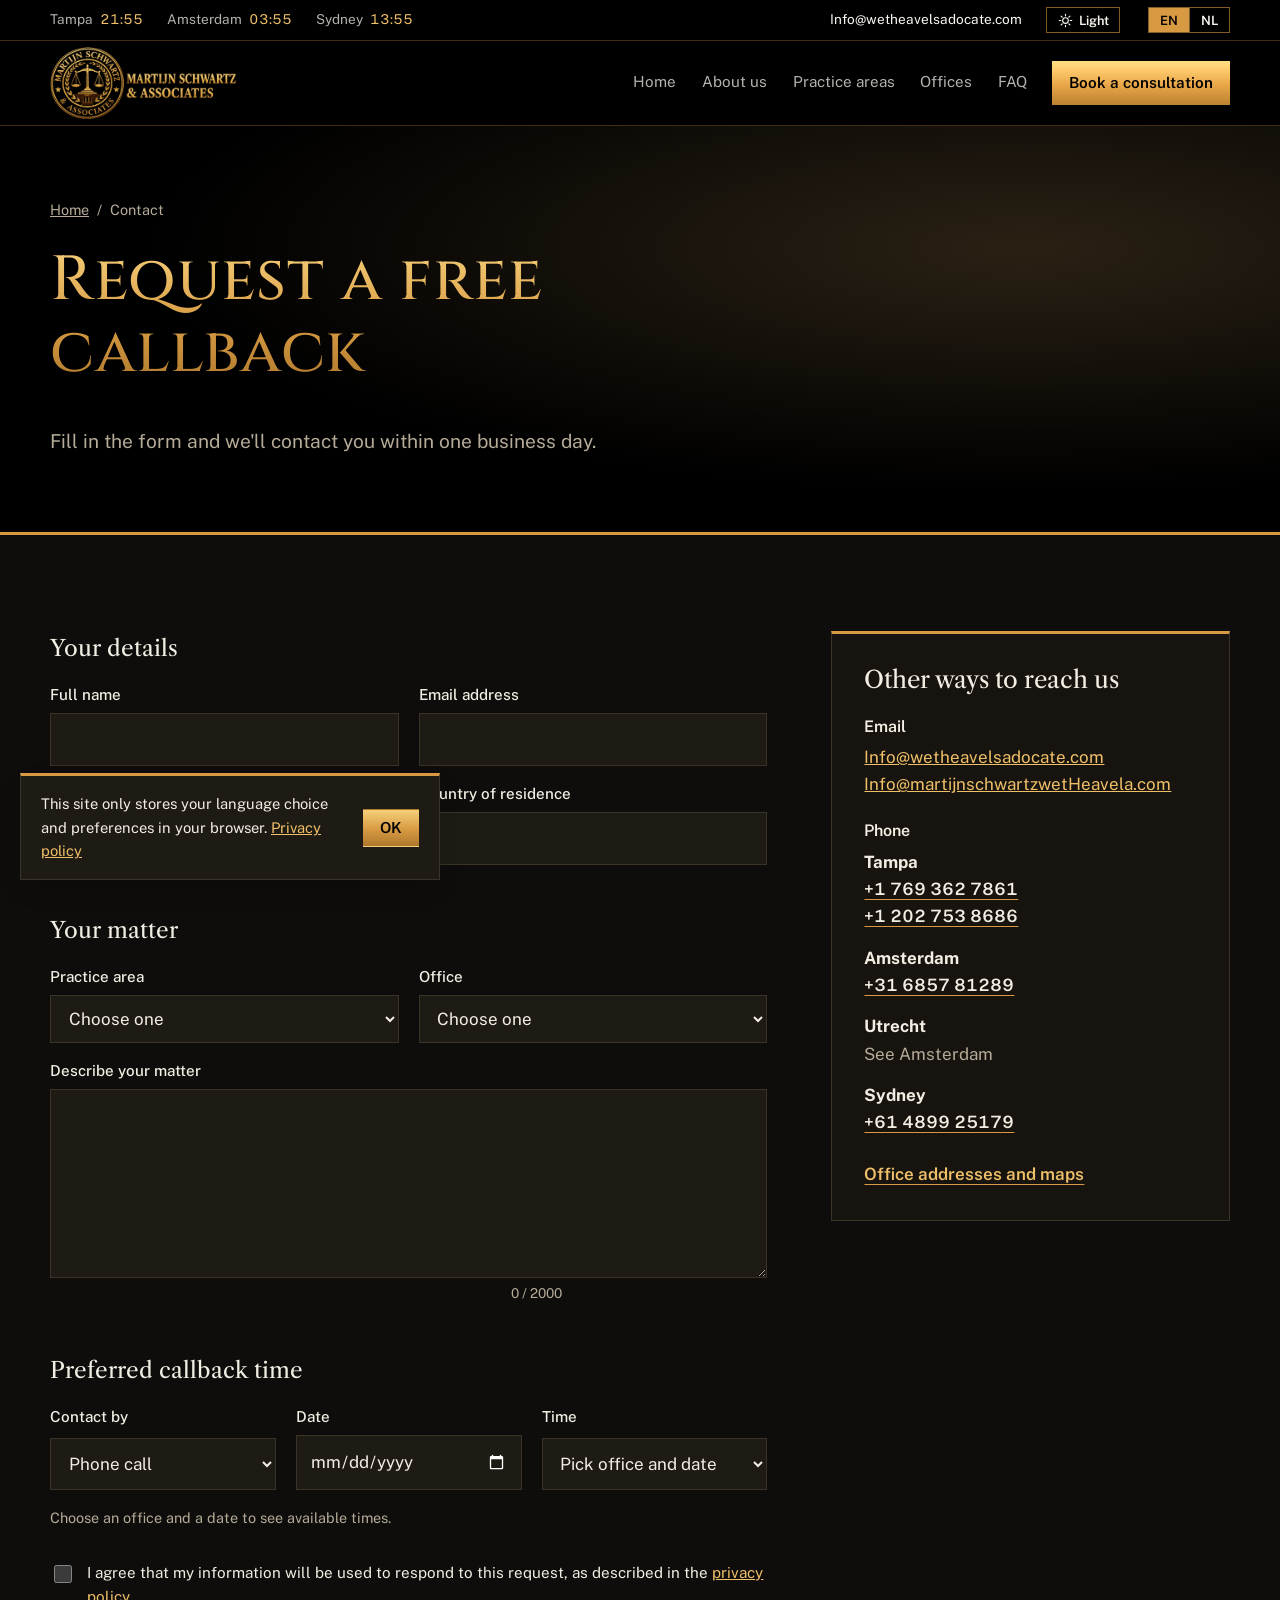
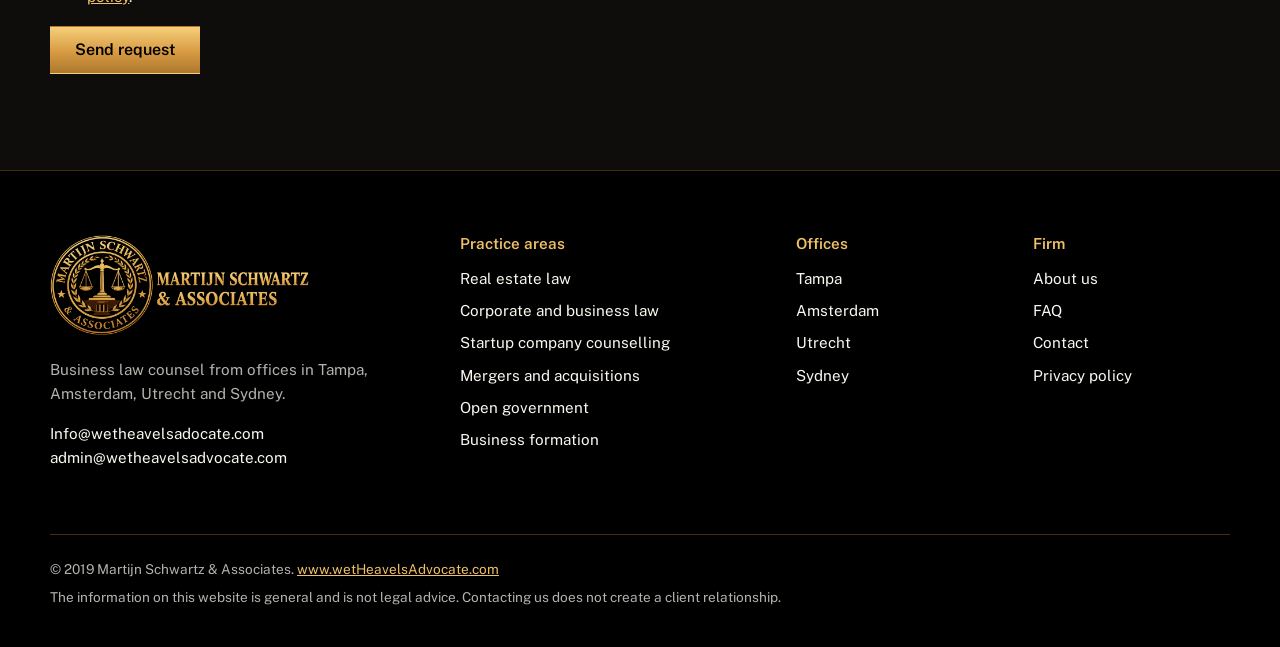
<file: contact.html>
<!DOCTYPE html>
<html lang="en" data-title-en="Contact | Martijn Schwartz &amp; Associates" data-title-nl="Contact | Martijn Schwartz &amp; Associates">
<head>
  <meta charset="UTF-8">
  <meta name="viewport" content="width=device-width, initial-scale=1">
  <title>Contact | Martijn Schwartz &amp; Associates</title>
  <meta name="description" content="Request a free callback.">
  <link rel="icon" href="favicon.png" type="image/png">
  <link rel="preconnect" href="https://fonts.googleapis.com">
  <link rel="preconnect" href="https://fonts.gstatic.com" crossorigin>
  <link href="https://fonts.googleapis.com/css2?family=Cinzel:wght@500;600&family=Libre+Caslon+Text:ital,wght@0,400;0,700;1,400&family=Public+Sans:wght@400;500;600&display=swap" rel="stylesheet">
  <link rel="stylesheet" href="styles.css">
  <script>try{var th=localStorage.getItem("msa-theme");document.documentElement.setAttribute("data-theme",th==="light"?"light":"dark");}catch(e){document.documentElement.setAttribute("data-theme","dark");}</script>
</head>
<body>
<a class="skip-link" href="#main" data-nl="Naar de inhoud">Skip to content</a>
<div class="topbar">
  <div class="wrap topbar-inner">
    <span class="tb-clock">Tampa <span class="tb-time" data-tz="America/New_York"></span></span>
    <span class="tb-clock">Amsterdam <span class="tb-time" data-tz="Europe/Amsterdam"></span></span>
    <span class="tb-clock">Sydney <span class="tb-time" data-tz="Australia/Sydney"></span></span>
    <a href="mailto:Info@wetheavelsadocate.com" class="tb-mail">Info@wetheavelsadocate.com</a>
    <button type="button" class="theme-toggle" aria-pressed="false" data-nl-aria="Lichte of donkere weergave" aria-label="Light or dark theme">
      <svg class="ic-sun" viewBox="0 0 24 24" aria-hidden="true"><circle cx="12" cy="12" r="4.5"/><path d="M12 2v2.5M12 19.5V22M2 12h2.5M19.5 12H22M4.9 4.9l1.8 1.8M17.3 17.3l1.8 1.8M4.9 19.1l1.8-1.8M17.3 6.7l1.8-1.8"/></svg>
      <svg class="ic-moon" viewBox="0 0 24 24" aria-hidden="true"><path d="M20 14.5A8 8 0 1 1 9.5 4a6.5 6.5 0 0 0 10.5 10.5z"/></svg>
      <span class="theme-label">Light</span>
    </button>
    <div class="lang-switch" role="group" aria-label="Language / Taal">
      <button type="button" data-lang="en" aria-pressed="true" lang="en">EN</button>
      <button type="button" data-lang="nl" aria-pressed="false" lang="nl">NL</button>
    </div>
  </div>
</div>
<header class="site-header">
  <div class="wrap header-inner">
    <a href="index.html" class="brand" aria-label="Martijn Schwartz &amp; Associates, home">
      <img src="logo.png" alt="Martijn Schwartz &amp; Associates" width="900" height="346">
    </a>
    <button class="nav-toggle" aria-expanded="false" aria-controls="site-nav" data-nl="Menu">Menu</button>
    <nav id="site-nav" class="site-nav" aria-label="Main">
      <a href="index.html" data-nl="Home">Home</a><a href="about.html" data-nl="Over ons">About us</a><a href="practice-areas.html" data-nl="Rechtsgebieden">Practice areas</a><a href="offices.html" data-nl="Kantoren">Offices</a><a href="faq.html" data-nl="Veelgestelde vragen">FAQ</a>
      <a href="contact.html" class="nav-cta" aria-current="page" data-nl="Afspraak maken">Book a consultation</a>
    </nav>
  </div>
</header>
<main id="main">
<section class="page-hero">
  <div class="wrap">
    <nav class="crumbs" aria-label="Breadcrumb"><a href="index.html" data-nl="Home">Home</a><span aria-hidden="true">/</span><span aria-current="page" data-nl="Contact">Contact</span></nav>
    <h1 data-nl="Gratis terugbelverzoek">Request a free callback</h1>
    <p class="hero-lead" data-nl="Vul het formulier in en wij nemen binnen één werkdag contact met u op.">Fill in the form and we'll contact you within one business day.</p>
  </div>
</section>

<section class="section">
  <div class="wrap contact-grid">
    <form class="booking-form" id="booking-form" action="https://formsubmit.co/Info@wetheavelsadocate.com" method="POST" novalidate>
      <input type="hidden" name="_subject" value="New consultation request">
      <input type="hidden" name="_template" value="table">
      <input type="hidden" name="_next" value="">
      <input type="hidden" name="language" value="en" id="lang-field">
      <input type="text" name="_honey" class="hp" tabindex="-1" autocomplete="off" aria-hidden="true">
      <fieldset>
        <legend data-nl="Uw gegevens">Your details</legend>
        <div class="field-row">
          <div class="field"><label for="name"><span data-nl="Volledige naam">Full name</span></label><input id="name" name="name" type="text" autocomplete="name" required><p class="err" id="name-err"></p></div>
          <div class="field"><label for="email"><span data-nl="E-mailadres">Email address</span></label><input id="email" name="email" type="email" autocomplete="email" required><p class="err" id="email-err"></p></div>
        </div>
        <div class="field-row">
          <div class="field"><label for="phone"><span data-nl="Telefoonnummer">Phone number</span> <span class="opt" data-nl="(optioneel)">(optional)</span></label><input id="phone" name="phone" type="tel" autocomplete="tel"><p class="err" id="phone-err"></p></div>
          <div class="field"><label for="country"><span data-nl="Woonland">Country of residence</span></label><input id="country" name="country" type="text" autocomplete="country-name" required><p class="err" id="country-err"></p></div>
        </div>
      </fieldset>
      <fieldset>
        <legend data-nl="Uw zaak">Your matter</legend>
        <div class="field-row">
          <div class="field"><label for="area"><span data-nl="Rechtsgebied">Practice area</span></label><select id="area" name="practice_area" required><option value="" data-nl="Maak een keuze">Choose one</option><option value="real-estate" data-nl="Vastgoedrecht">Real estate law</option><option value="corporate-business" data-nl="Ondernemingsrecht">Corporate and business law</option><option value="startup-counseling" data-nl="Advies voor startups">Startup company counselling</option><option value="mergers-acquisitions" data-nl="Fusies en overnames">Mergers and acquisitions</option><option value="open-government" data-nl="Openbaarheid van bestuur">Open government</option><option value="business-formation" data-nl="Oprichting van ondernemingen">Business formation</option><option value="other" data-nl="Iets anders">Something else</option></select><p class="err" id="area-err"></p></div>
          <div class="field"><label for="office"><span data-nl="Kantoor">Office</span></label><select id="office" name="office" required><option value="" data-nl="Maak een keuze">Choose one</option><option value="tampa" data-nl="Tampa, Verenigde Staten">Tampa, United States</option><option value="amsterdam" data-nl="Amsterdam, Nederland">Amsterdam, Netherlands</option><option value="utrecht" data-nl="Utrecht, Nederland">Utrecht, Netherlands</option><option value="sydney" data-nl="Sydney, Australië">Sydney, Australia</option></select><p class="err" id="office-err"></p></div>
        </div>
        <div class="field"><label for="message"><span data-nl="Omschrijf uw zaak">Describe your matter</span></label><textarea id="message" name="message" rows="6" maxlength="2000" required></textarea><p class="counter"><span id="msg-count">0</span> / 2000</p><p class="err" id="message-err"></p></div>
      </fieldset>
      <fieldset>
        <legend data-nl="Gewenst moment van terugbellen">Preferred callback time</legend>
        <div class="field-row three">
          <div class="field"><label for="method"><span data-nl="Contact via">Contact by</span></label><select id="method" name="contact_by"><option value="phone" data-nl="Telefoon">Phone call</option><option value="video" data-nl="Videogesprek">Video call</option><option value="office" data-nl="Afspraak op kantoor">Meeting at the office</option></select><p class="err" id="method-err"></p></div>
          <div class="field"><label for="date"><span data-nl="Datum">Date</span></label><input id="date" name="preferred_date" type="date" required><p class="err" id="date-err"></p></div>
          <div class="field"><label for="time"><span data-nl="Tijd">Time</span></label><select id="time" name="preferred_time" required></select><p class="err" id="time-err"></p></div>
        </div>
        <p class="hint" id="time-hint"></p>
      </fieldset>
      <div class="field check"><input id="consent" name="consent" type="checkbox" value="yes" required><label for="consent"><span data-nl="Ik ga ermee akkoord dat mijn gegevens worden gebruikt om op dit verzoek te reageren, zoals beschreven in het">I agree that my information will be used to respond to this request, as described in the</span> <a href="privacy.html" data-nl="privacybeleid">privacy policy</a>.</label></div>
      <p class="err" id="consent-err"></p>
      <div class="form-foot">
        <button type="submit" class="btn btn-gold" id="submit-btn" data-nl="Verzoek versturen">Send request</button>
        <p class="form-status" id="form-status" role="status" aria-live="polite"></p>
      </div>
    </form>
    <aside class="contact-side">
      <h2 data-nl="Andere manieren om ons te bereiken">Other ways to reach us</h2>
      <h3 data-nl="E-mail">Email</h3>
      <p><a href="mailto:Info@wetheavelsadocate.com">Info@wetheavelsadocate.com</a><br><a href="mailto:Info@martijnschwartzwetHeavela.com">Info@martijnschwartzwetHeavela.com</a></p>
      <h3 data-nl="Telefoon">Phone</h3>
      <ul class="phone-list"><li><strong>Tampa</strong><br><a href="tel:+17693627861">+1 769 362 7861</a><br><a href="tel:+12027538686">+1 202 753 8686</a></li><li><strong>Amsterdam</strong><br><a href="tel:+31685781289">+31 6857 81289</a></li><li><strong>Utrecht</strong><br><span class="muted" data-nl="Zie Amsterdam">See Amsterdam</span></li><li><strong>Sydney</strong><br><a href="tel:+61489925179">+61 4899 25179</a></li></ul>
      <a href="offices.html" class="text-link" data-nl="Adressen en kaarten">Office addresses and maps</a>
    </aside>
  </div>
</section>
</main>
<footer class="site-footer">
  <div class="wrap footer-grid">
    <div class="footer-brand">
      <a href="index.html"><img src="logo.png" alt="Martijn Schwartz &amp; Associates" width="900" height="346" loading="lazy"></a>
      <p data-nl="Juridisch advies voor ondernemers vanuit kantoren in Tampa, Amsterdam, Utrecht en Sydney.">Business law counsel from offices in Tampa, Amsterdam, Utrecht and Sydney.</p>
      <p><a href="mailto:Info@wetheavelsadocate.com">Info@wetheavelsadocate.com</a><br><a href="mailto:admin@wetheavelsadvocate.com">admin@wetheavelsadvocate.com</a></p>
    </div>
    <div>
      <h2 class="footer-h" data-nl="Rechtsgebieden">Practice areas</h2>
      <ul><li><a href="real-estate.html" data-nl="Vastgoedrecht">Real estate law</a></li><li><a href="corporate-business.html" data-nl="Ondernemingsrecht">Corporate and business law</a></li><li><a href="startup-counseling.html" data-nl="Advies voor startups">Startup company counselling</a></li><li><a href="mergers-acquisitions.html" data-nl="Fusies en overnames">Mergers and acquisitions</a></li><li><a href="open-government.html" data-nl="Openbaarheid van bestuur">Open government</a></li><li><a href="business-formation.html" data-nl="Oprichting van ondernemingen">Business formation</a></li></ul>
    </div>
    <div>
      <h2 class="footer-h" data-nl="Kantoren">Offices</h2>
      <ul><li><a href="offices.html#tampa">Tampa</a></li><li><a href="offices.html#amsterdam">Amsterdam</a></li><li><a href="offices.html#utrecht">Utrecht</a></li><li><a href="offices.html#sydney">Sydney</a></li></ul>
    </div>
    <div>
      <h2 class="footer-h" data-nl="Kantoor">Firm</h2>
      <ul>
        <li><a href="about.html" data-nl="Over ons">About us</a></li>
        <li><a href="faq.html" data-nl="Veelgestelde vragen">FAQ</a></li>
        <li><a href="contact.html" data-nl="Contact">Contact</a></li>
        <li><a href="privacy.html" data-nl="Privacybeleid">Privacy policy</a></li>
      </ul>
    </div>
  </div>
  <div class="wrap footer-base">
    <p>&copy; 2019 Martijn Schwartz &amp; Associates. <a href="https://www.wetHeavelsAdvocate.com">www.wetHeavelsAdvocate.com</a></p>
    <p data-nl="De informatie op deze website is algemeen van aard en geen juridisch advies. Contact met ons opnemen schept nog geen cliëntrelatie.">The information on this website is general and is not legal advice. Contacting us does not create a client relationship.</p>
  </div>
</footer>
<button class="to-top" aria-label="Back to top" data-nl-aria="Terug naar boven" hidden>&uarr;</button>
<div class="cookie" role="region" aria-label="Cookie notice" hidden>
  <p><span data-nl="Deze site bewaart alleen uw taalkeuze en voorkeuren in uw browser.">This site only stores your language choice and preferences in your browser.</span> <a href="privacy.html" data-nl="Privacybeleid">Privacy policy</a></p>
  <button class="btn btn-gold btn-small" data-cookie-ok>OK</button>
</div>
<script src="script.js"></script>
</body>
</html>
</file>
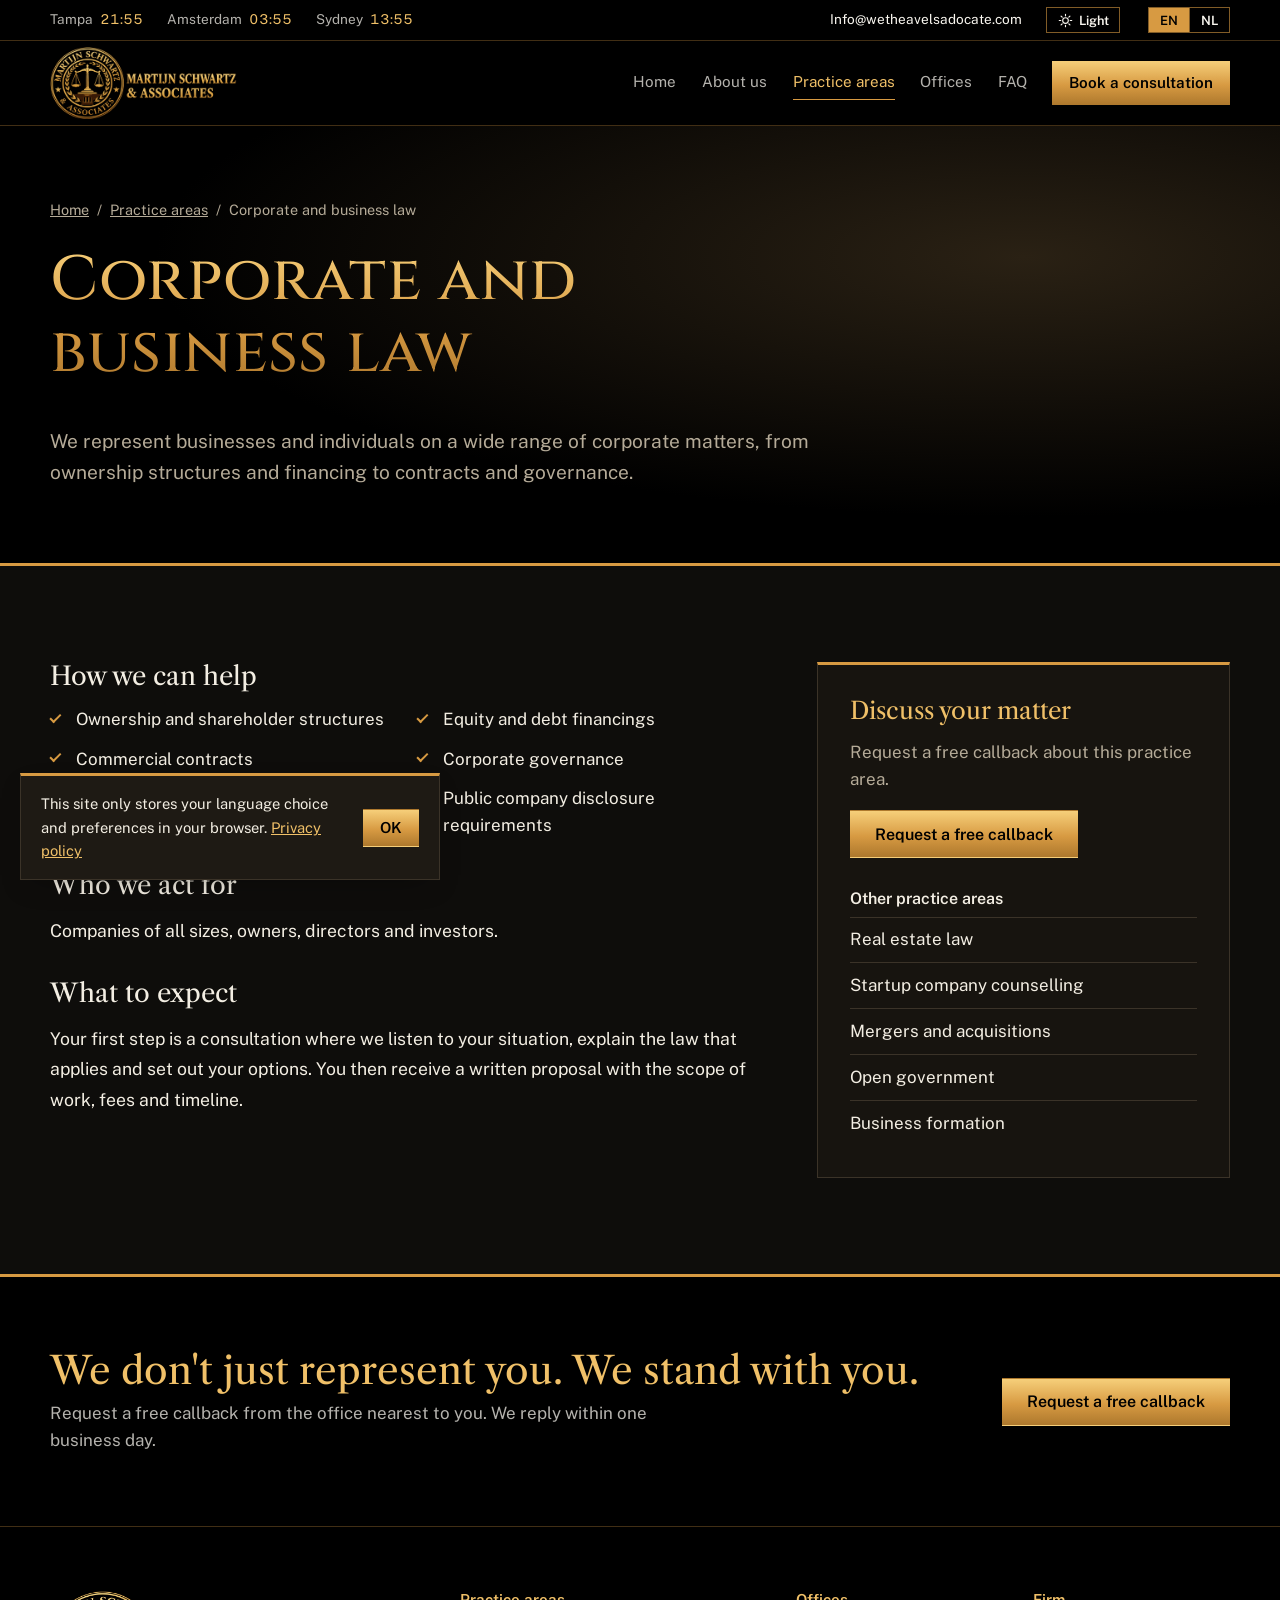
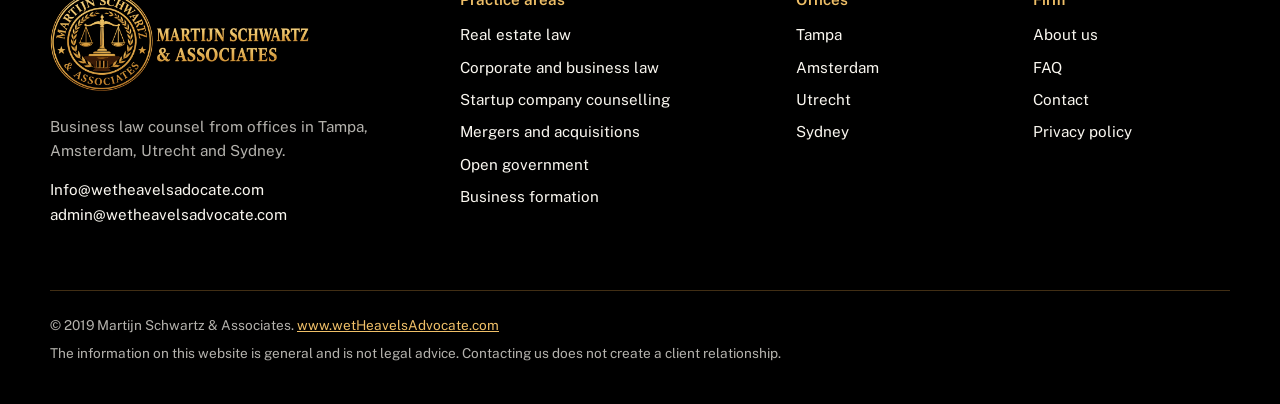
<file: corporate-business.html>
<!DOCTYPE html>
<html lang="en" data-title-en="Corporate and business law | Martijn Schwartz &amp; Associates" data-title-nl="Ondernemingsrecht | Martijn Schwartz &amp; Associates">
<head>
  <meta charset="UTF-8">
  <meta name="viewport" content="width=device-width, initial-scale=1">
  <title>Corporate and business law | Martijn Schwartz &amp; Associates</title>
  <meta name="description" content="Business formations, ownership structures, financings, commercial contracts and corporate governance.">
  <link rel="icon" href="favicon.png" type="image/png">
  <link rel="preconnect" href="https://fonts.googleapis.com">
  <link rel="preconnect" href="https://fonts.gstatic.com" crossorigin>
  <link href="https://fonts.googleapis.com/css2?family=Cinzel:wght@500;600&family=Libre+Caslon+Text:ital,wght@0,400;0,700;1,400&family=Public+Sans:wght@400;500;600&display=swap" rel="stylesheet">
  <link rel="stylesheet" href="styles.css">
  <script>try{var th=localStorage.getItem("msa-theme");document.documentElement.setAttribute("data-theme",th==="light"?"light":"dark");}catch(e){document.documentElement.setAttribute("data-theme","dark");}</script>
</head>
<body>
<a class="skip-link" href="#main" data-nl="Naar de inhoud">Skip to content</a>
<div class="topbar">
  <div class="wrap topbar-inner">
    <span class="tb-clock">Tampa <span class="tb-time" data-tz="America/New_York"></span></span>
    <span class="tb-clock">Amsterdam <span class="tb-time" data-tz="Europe/Amsterdam"></span></span>
    <span class="tb-clock">Sydney <span class="tb-time" data-tz="Australia/Sydney"></span></span>
    <a href="mailto:Info@wetheavelsadocate.com" class="tb-mail">Info@wetheavelsadocate.com</a>
    <button type="button" class="theme-toggle" aria-pressed="false" data-nl-aria="Lichte of donkere weergave" aria-label="Light or dark theme">
      <svg class="ic-sun" viewBox="0 0 24 24" aria-hidden="true"><circle cx="12" cy="12" r="4.5"/><path d="M12 2v2.5M12 19.5V22M2 12h2.5M19.5 12H22M4.9 4.9l1.8 1.8M17.3 17.3l1.8 1.8M4.9 19.1l1.8-1.8M17.3 6.7l1.8-1.8"/></svg>
      <svg class="ic-moon" viewBox="0 0 24 24" aria-hidden="true"><path d="M20 14.5A8 8 0 1 1 9.5 4a6.5 6.5 0 0 0 10.5 10.5z"/></svg>
      <span class="theme-label">Light</span>
    </button>
    <div class="lang-switch" role="group" aria-label="Language / Taal">
      <button type="button" data-lang="en" aria-pressed="true" lang="en">EN</button>
      <button type="button" data-lang="nl" aria-pressed="false" lang="nl">NL</button>
    </div>
  </div>
</div>
<header class="site-header">
  <div class="wrap header-inner">
    <a href="index.html" class="brand" aria-label="Martijn Schwartz &amp; Associates, home">
      <img src="logo.png" alt="Martijn Schwartz &amp; Associates" width="900" height="346">
    </a>
    <button class="nav-toggle" aria-expanded="false" aria-controls="site-nav" data-nl="Menu">Menu</button>
    <nav id="site-nav" class="site-nav" aria-label="Main">
      <a href="index.html" data-nl="Home">Home</a><a href="about.html" data-nl="Over ons">About us</a><a href="practice-areas.html" aria-current="page" data-nl="Rechtsgebieden">Practice areas</a><a href="offices.html" data-nl="Kantoren">Offices</a><a href="faq.html" data-nl="Veelgestelde vragen">FAQ</a>
      <a href="contact.html" class="nav-cta" data-nl="Afspraak maken">Book a consultation</a>
    </nav>
  </div>
</header>
<main id="main">
<section class="page-hero">
  <div class="wrap">
    <nav class="crumbs" aria-label="Breadcrumb"><a href="index.html" data-nl="Home">Home</a><span aria-hidden="true">/</span><a href="practice-areas.html" data-nl="Rechtsgebieden">Practice areas</a><span aria-hidden="true">/</span><span aria-current="page" data-nl="Ondernemingsrecht">Corporate and business law</span></nav>
    <h1 data-nl="Ondernemingsrecht">Corporate and business law</h1>
    <p class="hero-lead" data-nl="Wij staan ondernemingen en particulieren bij in uiteenlopende ondernemingsrechtelijke zaken, van eigendomsstructuren en financiering tot contracten en bestuur.">We represent businesses and individuals on a wide range of corporate matters, from ownership structures and financing to contracts and governance.</p>
  </div>
</section>

<section class="section">
  <div class="wrap detail-grid">
    <div class="prose">
      <h2 data-nl="Waarmee wij helpen">How we can help</h2>
      <ul class="check-list"><li><span data-nl="Eigendoms- en aandeelhoudersstructuren">Ownership and shareholder structures</span></li><li><span data-nl="Financiering met eigen en vreemd vermogen">Equity and debt financings</span></li><li><span data-nl="Commerciële contracten">Commercial contracts</span></li><li><span data-nl="Corporate governance">Corporate governance</span></li><li><span data-nl="Joint ventures en strategische samenwerkingen">Joint ventures and strategic partnerships</span></li><li><span data-nl="Openbaarmakingsverplichtingen voor beursgenoteerde ondernemingen">Public company disclosure requirements</span></li></ul>
      <h2 data-nl="Voor wie wij werken">Who we act for</h2>
      <p data-nl="Ondernemingen van elke omvang, eigenaren, bestuurders en investeerders.">Companies of all sizes, owners, directors and investors.</p>
      <h2 data-nl="Wat u kunt verwachten">What to expect</h2>
      <p data-nl="De eerste stap is een kennismakingsgesprek waarin wij naar uw situatie luisteren, de toepasselijke regels uitleggen en uw mogelijkheden schetsen. Daarna ontvangt u een schriftelijk voorstel met de werkzaamheden, het honorarium en de planning.">Your first step is a consultation where we listen to your situation, explain the law that applies and set out your options. You then receive a written proposal with the scope of work, fees and timeline.</p>
    </div>
    <aside class="side-card">
      <h2 data-nl="Bespreek uw zaak">Discuss your matter</h2>
      <p data-nl="Vraag een gratis terugbelverzoek aan over dit rechtsgebied.">Request a free callback about this practice area.</p>
      <a href="contact.html?area=corporate-business" class="btn btn-gold" data-nl="Gratis terugbelverzoek">Request a free callback</a>
      <h3 data-nl="Andere rechtsgebieden">Other practice areas</h3>
      <ul class="side-links"><li><a href="real-estate.html" data-nl="Vastgoedrecht">Real estate law</a></li><li><a href="startup-counseling.html" data-nl="Advies voor startups">Startup company counselling</a></li><li><a href="mergers-acquisitions.html" data-nl="Fusies en overnames">Mergers and acquisitions</a></li><li><a href="open-government.html" data-nl="Openbaarheid van bestuur">Open government</a></li><li><a href="business-formation.html" data-nl="Oprichting van ondernemingen">Business formation</a></li></ul>
    </aside>
  </div>
</section>
<section class="cta-band">
  <div class="wrap cta-inner">
    <div>
      <h2 data-nl="Wij vertegenwoordigen u niet alleen. Wij staan naast u.">We don't just represent you. We stand with you.</h2>
      <p data-nl="Vraag een gratis terugbelverzoek aan bij het kantoor bij u in de buurt. Wij reageren binnen één werkdag.">Request a free callback from the office nearest to you. We reply within one business day.</p>
    </div>
    <a href="contact.html" class="btn btn-gold" data-nl="Gratis terugbelverzoek">Request a free callback</a>
  </div>
</section>
</main>
<footer class="site-footer">
  <div class="wrap footer-grid">
    <div class="footer-brand">
      <a href="index.html"><img src="logo.png" alt="Martijn Schwartz &amp; Associates" width="900" height="346" loading="lazy"></a>
      <p data-nl="Juridisch advies voor ondernemers vanuit kantoren in Tampa, Amsterdam, Utrecht en Sydney.">Business law counsel from offices in Tampa, Amsterdam, Utrecht and Sydney.</p>
      <p><a href="mailto:Info@wetheavelsadocate.com">Info@wetheavelsadocate.com</a><br><a href="mailto:admin@wetheavelsadvocate.com">admin@wetheavelsadvocate.com</a></p>
    </div>
    <div>
      <h2 class="footer-h" data-nl="Rechtsgebieden">Practice areas</h2>
      <ul><li><a href="real-estate.html" data-nl="Vastgoedrecht">Real estate law</a></li><li><a href="corporate-business.html" data-nl="Ondernemingsrecht">Corporate and business law</a></li><li><a href="startup-counseling.html" data-nl="Advies voor startups">Startup company counselling</a></li><li><a href="mergers-acquisitions.html" data-nl="Fusies en overnames">Mergers and acquisitions</a></li><li><a href="open-government.html" data-nl="Openbaarheid van bestuur">Open government</a></li><li><a href="business-formation.html" data-nl="Oprichting van ondernemingen">Business formation</a></li></ul>
    </div>
    <div>
      <h2 class="footer-h" data-nl="Kantoren">Offices</h2>
      <ul><li><a href="offices.html#tampa">Tampa</a></li><li><a href="offices.html#amsterdam">Amsterdam</a></li><li><a href="offices.html#utrecht">Utrecht</a></li><li><a href="offices.html#sydney">Sydney</a></li></ul>
    </div>
    <div>
      <h2 class="footer-h" data-nl="Kantoor">Firm</h2>
      <ul>
        <li><a href="about.html" data-nl="Over ons">About us</a></li>
        <li><a href="faq.html" data-nl="Veelgestelde vragen">FAQ</a></li>
        <li><a href="contact.html" data-nl="Contact">Contact</a></li>
        <li><a href="privacy.html" data-nl="Privacybeleid">Privacy policy</a></li>
      </ul>
    </div>
  </div>
  <div class="wrap footer-base">
    <p>&copy; 2019 Martijn Schwartz &amp; Associates. <a href="https://www.wetHeavelsAdvocate.com">www.wetHeavelsAdvocate.com</a></p>
    <p data-nl="De informatie op deze website is algemeen van aard en geen juridisch advies. Contact met ons opnemen schept nog geen cliëntrelatie.">The information on this website is general and is not legal advice. Contacting us does not create a client relationship.</p>
  </div>
</footer>
<button class="to-top" aria-label="Back to top" data-nl-aria="Terug naar boven" hidden>&uarr;</button>
<div class="cookie" role="region" aria-label="Cookie notice" hidden>
  <p><span data-nl="Deze site bewaart alleen uw taalkeuze en voorkeuren in uw browser.">This site only stores your language choice and preferences in your browser.</span> <a href="privacy.html" data-nl="Privacybeleid">Privacy policy</a></p>
  <button class="btn btn-gold btn-small" data-cookie-ok>OK</button>
</div>
<script src="script.js"></script>
</body>
</html>
</file>
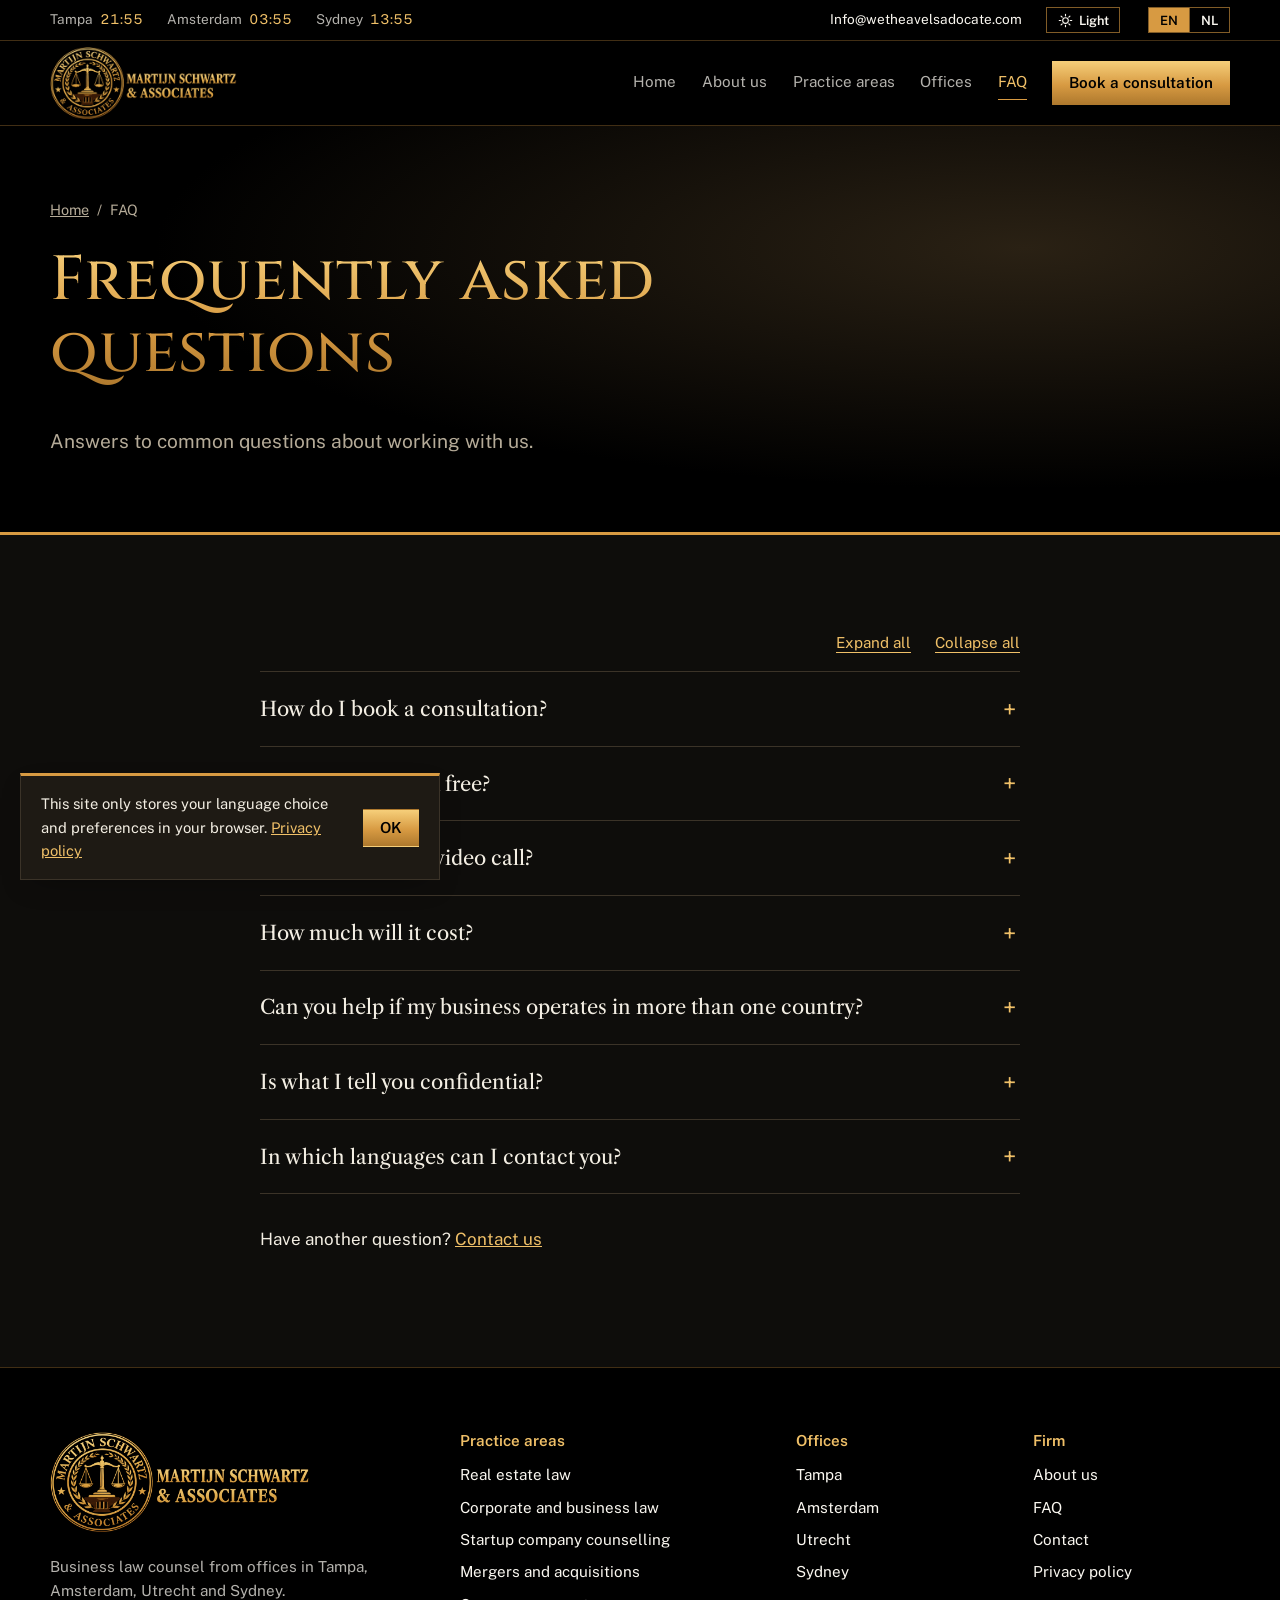
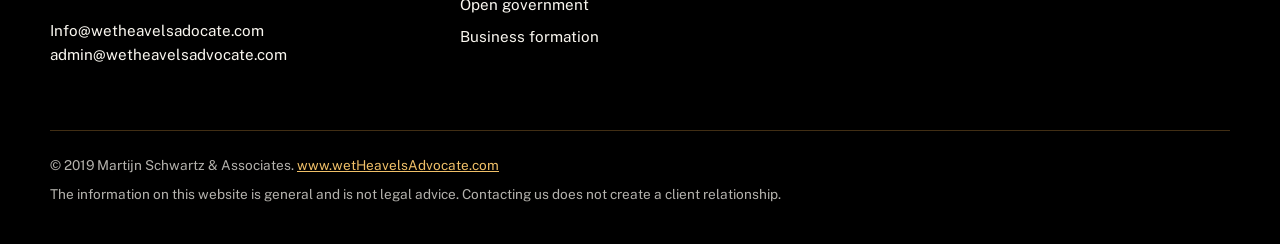
<file: faq.html>
<!DOCTYPE html>
<html lang="en" data-title-en="FAQ | Martijn Schwartz &amp; Associates" data-title-nl="Veelgestelde vragen | Martijn Schwartz &amp; Associates">
<head>
  <meta charset="UTF-8">
  <meta name="viewport" content="width=device-width, initial-scale=1">
  <title>FAQ | Martijn Schwartz &amp; Associates</title>
  <meta name="description" content="Frequently asked questions.">
  <link rel="icon" href="favicon.png" type="image/png">
  <link rel="preconnect" href="https://fonts.googleapis.com">
  <link rel="preconnect" href="https://fonts.gstatic.com" crossorigin>
  <link href="https://fonts.googleapis.com/css2?family=Cinzel:wght@500;600&family=Libre+Caslon+Text:ital,wght@0,400;0,700;1,400&family=Public+Sans:wght@400;500;600&display=swap" rel="stylesheet">
  <link rel="stylesheet" href="styles.css">
  <script>try{var th=localStorage.getItem("msa-theme");document.documentElement.setAttribute("data-theme",th==="light"?"light":"dark");}catch(e){document.documentElement.setAttribute("data-theme","dark");}</script>
</head>
<body>
<a class="skip-link" href="#main" data-nl="Naar de inhoud">Skip to content</a>
<div class="topbar">
  <div class="wrap topbar-inner">
    <span class="tb-clock">Tampa <span class="tb-time" data-tz="America/New_York"></span></span>
    <span class="tb-clock">Amsterdam <span class="tb-time" data-tz="Europe/Amsterdam"></span></span>
    <span class="tb-clock">Sydney <span class="tb-time" data-tz="Australia/Sydney"></span></span>
    <a href="mailto:Info@wetheavelsadocate.com" class="tb-mail">Info@wetheavelsadocate.com</a>
    <button type="button" class="theme-toggle" aria-pressed="false" data-nl-aria="Lichte of donkere weergave" aria-label="Light or dark theme">
      <svg class="ic-sun" viewBox="0 0 24 24" aria-hidden="true"><circle cx="12" cy="12" r="4.5"/><path d="M12 2v2.5M12 19.5V22M2 12h2.5M19.5 12H22M4.9 4.9l1.8 1.8M17.3 17.3l1.8 1.8M4.9 19.1l1.8-1.8M17.3 6.7l1.8-1.8"/></svg>
      <svg class="ic-moon" viewBox="0 0 24 24" aria-hidden="true"><path d="M20 14.5A8 8 0 1 1 9.5 4a6.5 6.5 0 0 0 10.5 10.5z"/></svg>
      <span class="theme-label">Light</span>
    </button>
    <div class="lang-switch" role="group" aria-label="Language / Taal">
      <button type="button" data-lang="en" aria-pressed="true" lang="en">EN</button>
      <button type="button" data-lang="nl" aria-pressed="false" lang="nl">NL</button>
    </div>
  </div>
</div>
<header class="site-header">
  <div class="wrap header-inner">
    <a href="index.html" class="brand" aria-label="Martijn Schwartz &amp; Associates, home">
      <img src="logo.png" alt="Martijn Schwartz &amp; Associates" width="900" height="346">
    </a>
    <button class="nav-toggle" aria-expanded="false" aria-controls="site-nav" data-nl="Menu">Menu</button>
    <nav id="site-nav" class="site-nav" aria-label="Main">
      <a href="index.html" data-nl="Home">Home</a><a href="about.html" data-nl="Over ons">About us</a><a href="practice-areas.html" data-nl="Rechtsgebieden">Practice areas</a><a href="offices.html" data-nl="Kantoren">Offices</a><a href="faq.html" aria-current="page" data-nl="Veelgestelde vragen">FAQ</a>
      <a href="contact.html" class="nav-cta" data-nl="Afspraak maken">Book a consultation</a>
    </nav>
  </div>
</header>
<main id="main">
<section class="page-hero">
  <div class="wrap">
    <nav class="crumbs" aria-label="Breadcrumb"><a href="index.html" data-nl="Home">Home</a><span aria-hidden="true">/</span><span aria-current="page" data-nl="Veelgestelde vragen">FAQ</span></nav>
    <h1 data-nl="Veelgestelde vragen">Frequently asked questions</h1>
    <p class="hero-lead" data-nl="Antwoorden op veelgestelde vragen over samenwerken met ons.">Answers to common questions about working with us.</p>
  </div>
</section>

<section class="section">
  <div class="wrap narrow">
    <div class="faq-tools"><button class="text-btn" data-faq="open" data-nl="Alles openen">Expand all</button><button class="text-btn" data-faq="close" data-nl="Alles sluiten">Collapse all</button></div>
    <div class="faq-list"><details class="faq-item"><summary><span data-nl="Hoe maak ik een afspraak?">How do I book a consultation?</span></summary><div class="faq-body"><p data-nl="Gebruik het formulier op onze &lt;a href=&quot;contact.html&quot;&gt;contactpagina&lt;/a&gt;, bel het kantoor bij u in de buurt of stuur ons een e-mail. Wij reageren binnen één werkdag.">Use the form on our <a href="contact.html">contact page</a>, call the office nearest to you or email us. We reply within one business day.</p></div></details><details class="faq-item"><summary><span data-nl="Is het eerste terugbelgesprek gratis?">Is the first callback free?</span></summary><div class="faq-body"><p data-nl="Ja. Het eerste terugbelgesprek over uw zaak is gratis en vrijblijvend.">Yes. The first callback to discuss your matter is free and without obligation.</p></div></details><details class="faq-item"><summary><span data-nl="Kan ik ook via een videogesprek met u spreken?">Can I meet you by video call?</span></summary><div class="faq-body"><p data-nl="Ja. Gesprekken kunnen plaatsvinden op een van onze kantoren, telefonisch of via een videogesprek.">Yes. Consultations can take place in person at any of our offices, by phone or by video call.</p></div></details><details class="faq-item"><summary><span data-nl="Wat gaat het kosten?">How much will it cost?</span></summary><div class="faq-body"><p data-nl="Dat hangt af van de zaak. Na het kennismakingsgesprek ontvangt u een schriftelijke inschatting van het honorarium en de kosten, voordat wij beginnen.">It depends on the matter. After your consultation you receive a written estimate of fees and costs before any work begins.</p></div></details><details class="faq-item"><summary><span data-nl="Kunt u helpen als mijn onderneming in meer landen actief is?">Can you help if my business operates in more than one country?</span></summary><div class="faq-body"><p data-nl="Ja. Met kantoren in de Verenigde Staten, Nederland en Australië coördineren wij grensoverschrijdend werk, zodat u één aanspreekpunt hebt.">Yes. With offices in the United States, the Netherlands and Australia, we coordinate cross-border work so you have one point of contact.</p></div></details><details class="faq-item"><summary><span data-nl="Is wat ik u vertel vertrouwelijk?">Is what I tell you confidential?</span></summary><div class="faq-body"><p data-nl="Ja. Informatie die u met ons deelt, behandelen wij vertrouwelijk. Contact via deze website schept op zichzelf nog geen cliëntrelatie.">Yes. Information you share with us is treated as confidential. Contacting us through this website does not by itself create a client relationship.</p></div></details><details class="faq-item"><summary><span data-nl="In welke talen kan ik contact opnemen?">In which languages can I contact you?</span></summary><div class="faq-body"><p data-nl="U kunt ons in het Nederlands of Engels benaderen.">You can contact us in English or Dutch.</p></div></details></div>
    <p class="faq-more"><span data-nl="Nog een vraag?">Have another question?</span> <a href="contact.html" data-nl="Neem contact op">Contact us</a></p>
  </div>
</section>
</main>
<footer class="site-footer">
  <div class="wrap footer-grid">
    <div class="footer-brand">
      <a href="index.html"><img src="logo.png" alt="Martijn Schwartz &amp; Associates" width="900" height="346" loading="lazy"></a>
      <p data-nl="Juridisch advies voor ondernemers vanuit kantoren in Tampa, Amsterdam, Utrecht en Sydney.">Business law counsel from offices in Tampa, Amsterdam, Utrecht and Sydney.</p>
      <p><a href="mailto:Info@wetheavelsadocate.com">Info@wetheavelsadocate.com</a><br><a href="mailto:admin@wetheavelsadvocate.com">admin@wetheavelsadvocate.com</a></p>
    </div>
    <div>
      <h2 class="footer-h" data-nl="Rechtsgebieden">Practice areas</h2>
      <ul><li><a href="real-estate.html" data-nl="Vastgoedrecht">Real estate law</a></li><li><a href="corporate-business.html" data-nl="Ondernemingsrecht">Corporate and business law</a></li><li><a href="startup-counseling.html" data-nl="Advies voor startups">Startup company counselling</a></li><li><a href="mergers-acquisitions.html" data-nl="Fusies en overnames">Mergers and acquisitions</a></li><li><a href="open-government.html" data-nl="Openbaarheid van bestuur">Open government</a></li><li><a href="business-formation.html" data-nl="Oprichting van ondernemingen">Business formation</a></li></ul>
    </div>
    <div>
      <h2 class="footer-h" data-nl="Kantoren">Offices</h2>
      <ul><li><a href="offices.html#tampa">Tampa</a></li><li><a href="offices.html#amsterdam">Amsterdam</a></li><li><a href="offices.html#utrecht">Utrecht</a></li><li><a href="offices.html#sydney">Sydney</a></li></ul>
    </div>
    <div>
      <h2 class="footer-h" data-nl="Kantoor">Firm</h2>
      <ul>
        <li><a href="about.html" data-nl="Over ons">About us</a></li>
        <li><a href="faq.html" data-nl="Veelgestelde vragen">FAQ</a></li>
        <li><a href="contact.html" data-nl="Contact">Contact</a></li>
        <li><a href="privacy.html" data-nl="Privacybeleid">Privacy policy</a></li>
      </ul>
    </div>
  </div>
  <div class="wrap footer-base">
    <p>&copy; 2019 Martijn Schwartz &amp; Associates. <a href="https://www.wetHeavelsAdvocate.com">www.wetHeavelsAdvocate.com</a></p>
    <p data-nl="De informatie op deze website is algemeen van aard en geen juridisch advies. Contact met ons opnemen schept nog geen cliëntrelatie.">The information on this website is general and is not legal advice. Contacting us does not create a client relationship.</p>
  </div>
</footer>
<button class="to-top" aria-label="Back to top" data-nl-aria="Terug naar boven" hidden>&uarr;</button>
<div class="cookie" role="region" aria-label="Cookie notice" hidden>
  <p><span data-nl="Deze site bewaart alleen uw taalkeuze en voorkeuren in uw browser.">This site only stores your language choice and preferences in your browser.</span> <a href="privacy.html" data-nl="Privacybeleid">Privacy policy</a></p>
  <button class="btn btn-gold btn-small" data-cookie-ok>OK</button>
</div>
<script src="script.js"></script>
</body>
</html>
</file>
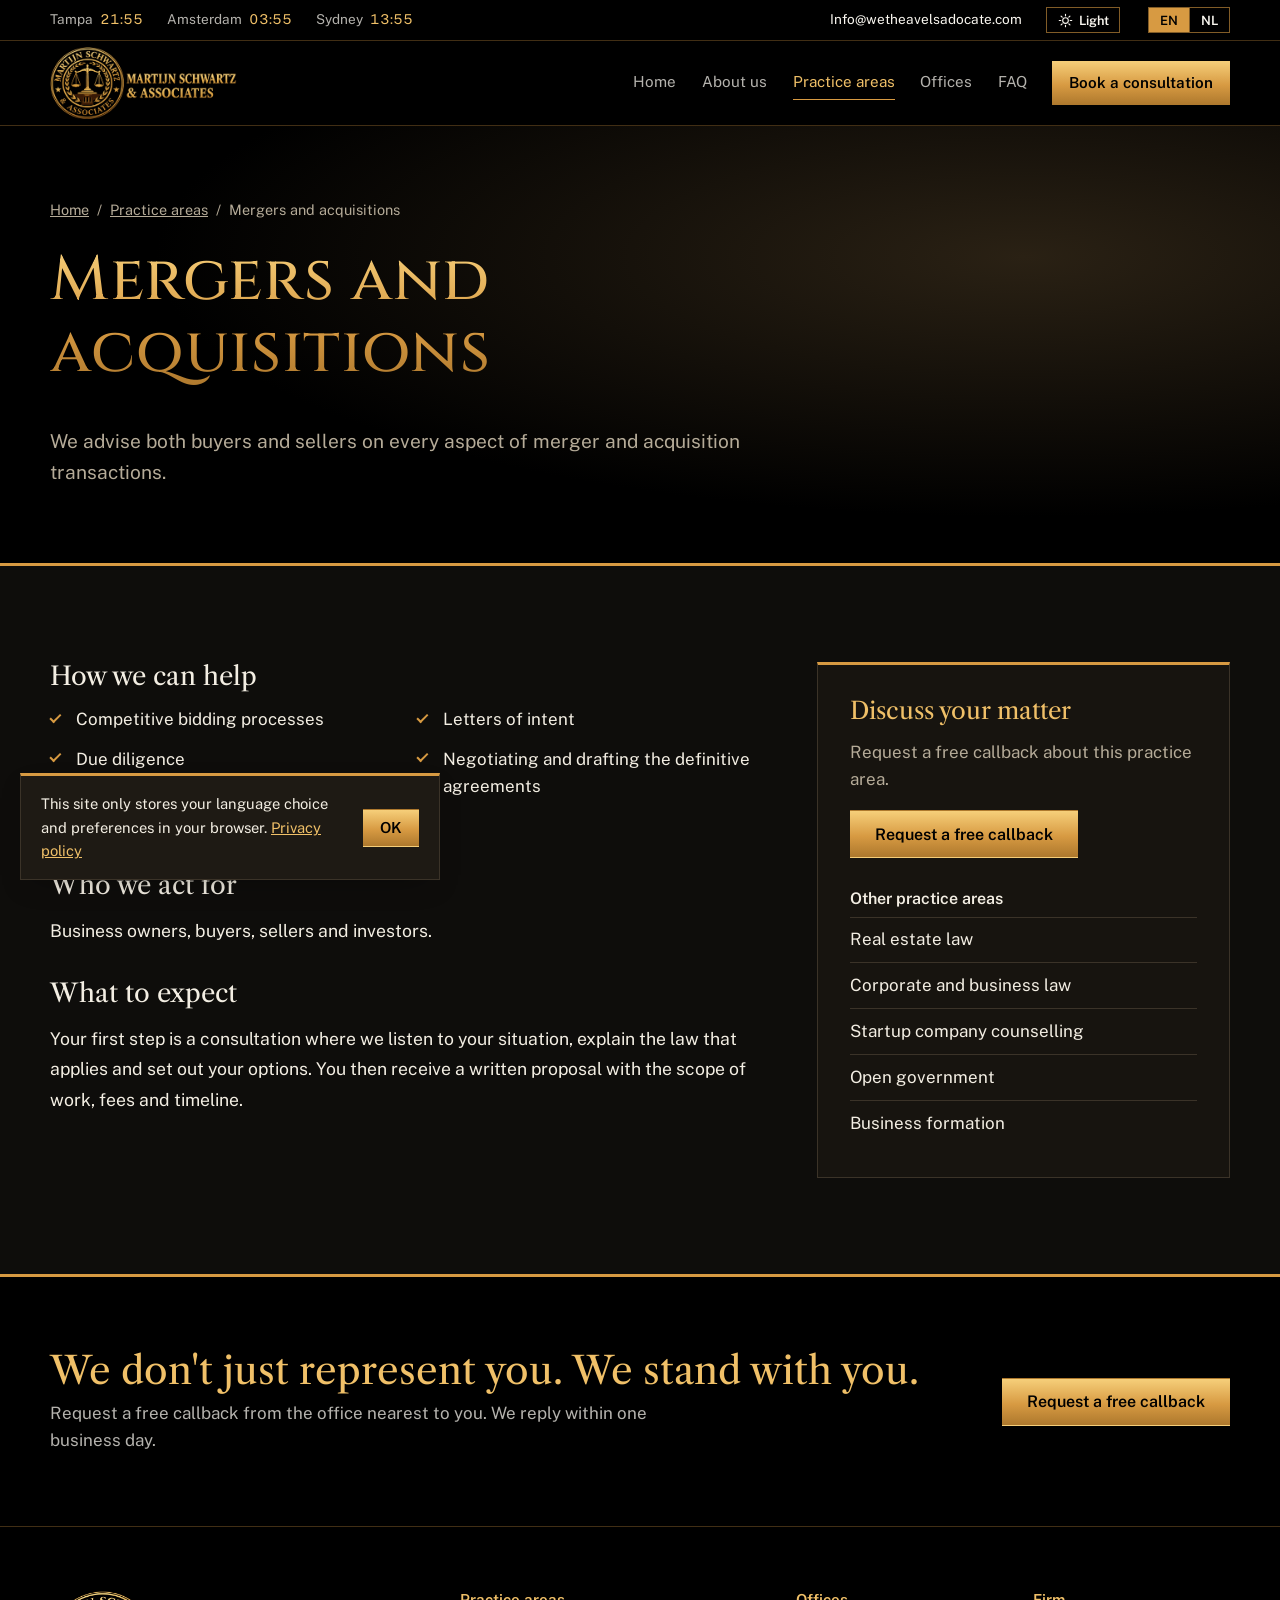
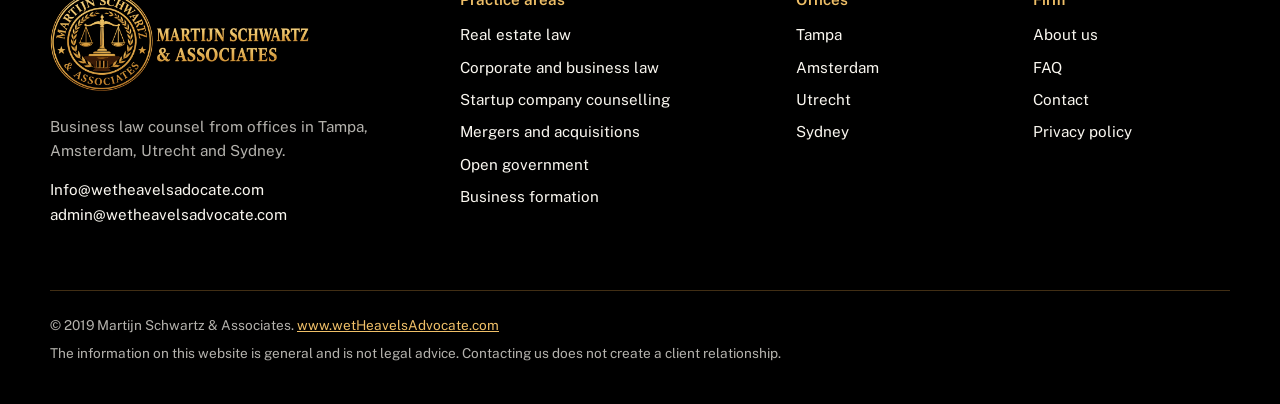
<file: mergers-acquisitions.html>
<!DOCTYPE html>
<html lang="en" data-title-en="Mergers and acquisitions | Martijn Schwartz &amp; Associates" data-title-nl="Fusies en overnames | Martijn Schwartz &amp; Associates">
<head>
  <meta charset="UTF-8">
  <meta name="viewport" content="width=device-width, initial-scale=1">
  <title>Mergers and acquisitions | Martijn Schwartz &amp; Associates</title>
  <meta name="description" content="Advice for buyers and sellers, from letter of intent to closing and beyond.">
  <link rel="icon" href="favicon.png" type="image/png">
  <link rel="preconnect" href="https://fonts.googleapis.com">
  <link rel="preconnect" href="https://fonts.gstatic.com" crossorigin>
  <link href="https://fonts.googleapis.com/css2?family=Cinzel:wght@500;600&family=Libre+Caslon+Text:ital,wght@0,400;0,700;1,400&family=Public+Sans:wght@400;500;600&display=swap" rel="stylesheet">
  <link rel="stylesheet" href="styles.css">
  <script>try{var th=localStorage.getItem("msa-theme");document.documentElement.setAttribute("data-theme",th==="light"?"light":"dark");}catch(e){document.documentElement.setAttribute("data-theme","dark");}</script>
</head>
<body>
<a class="skip-link" href="#main" data-nl="Naar de inhoud">Skip to content</a>
<div class="topbar">
  <div class="wrap topbar-inner">
    <span class="tb-clock">Tampa <span class="tb-time" data-tz="America/New_York"></span></span>
    <span class="tb-clock">Amsterdam <span class="tb-time" data-tz="Europe/Amsterdam"></span></span>
    <span class="tb-clock">Sydney <span class="tb-time" data-tz="Australia/Sydney"></span></span>
    <a href="mailto:Info@wetheavelsadocate.com" class="tb-mail">Info@wetheavelsadocate.com</a>
    <button type="button" class="theme-toggle" aria-pressed="false" data-nl-aria="Lichte of donkere weergave" aria-label="Light or dark theme">
      <svg class="ic-sun" viewBox="0 0 24 24" aria-hidden="true"><circle cx="12" cy="12" r="4.5"/><path d="M12 2v2.5M12 19.5V22M2 12h2.5M19.5 12H22M4.9 4.9l1.8 1.8M17.3 17.3l1.8 1.8M4.9 19.1l1.8-1.8M17.3 6.7l1.8-1.8"/></svg>
      <svg class="ic-moon" viewBox="0 0 24 24" aria-hidden="true"><path d="M20 14.5A8 8 0 1 1 9.5 4a6.5 6.5 0 0 0 10.5 10.5z"/></svg>
      <span class="theme-label">Light</span>
    </button>
    <div class="lang-switch" role="group" aria-label="Language / Taal">
      <button type="button" data-lang="en" aria-pressed="true" lang="en">EN</button>
      <button type="button" data-lang="nl" aria-pressed="false" lang="nl">NL</button>
    </div>
  </div>
</div>
<header class="site-header">
  <div class="wrap header-inner">
    <a href="index.html" class="brand" aria-label="Martijn Schwartz &amp; Associates, home">
      <img src="logo.png" alt="Martijn Schwartz &amp; Associates" width="900" height="346">
    </a>
    <button class="nav-toggle" aria-expanded="false" aria-controls="site-nav" data-nl="Menu">Menu</button>
    <nav id="site-nav" class="site-nav" aria-label="Main">
      <a href="index.html" data-nl="Home">Home</a><a href="about.html" data-nl="Over ons">About us</a><a href="practice-areas.html" aria-current="page" data-nl="Rechtsgebieden">Practice areas</a><a href="offices.html" data-nl="Kantoren">Offices</a><a href="faq.html" data-nl="Veelgestelde vragen">FAQ</a>
      <a href="contact.html" class="nav-cta" data-nl="Afspraak maken">Book a consultation</a>
    </nav>
  </div>
</header>
<main id="main">
<section class="page-hero">
  <div class="wrap">
    <nav class="crumbs" aria-label="Breadcrumb"><a href="index.html" data-nl="Home">Home</a><span aria-hidden="true">/</span><a href="practice-areas.html" data-nl="Rechtsgebieden">Practice areas</a><span aria-hidden="true">/</span><span aria-current="page" data-nl="Fusies en overnames">Mergers and acquisitions</span></nav>
    <h1 data-nl="Fusies en overnames">Mergers and acquisitions</h1>
    <p class="hero-lead" data-nl="Wij adviseren zowel kopers als verkopers over alle aspecten van fusies en overnames.">We advise both buyers and sellers on every aspect of merger and acquisition transactions.</p>
  </div>
</section>

<section class="section">
  <div class="wrap detail-grid">
    <div class="prose">
      <h2 data-nl="Waarmee wij helpen">How we can help</h2>
      <ul class="check-list"><li><span data-nl="Biedingsprocessen">Competitive bidding processes</span></li><li><span data-nl="Intentieverklaringen">Letters of intent</span></li><li><span data-nl="Due diligence">Due diligence</span></li><li><span data-nl="Onderhandelen over en opstellen van de definitieve overeenkomsten">Negotiating and drafting the definitive agreements</span></li><li><span data-nl="Zaken na de closing">Post-closing matters</span></li></ul>
      <h2 data-nl="Voor wie wij werken">Who we act for</h2>
      <p data-nl="Ondernemers, kopers, verkopers en investeerders.">Business owners, buyers, sellers and investors.</p>
      <h2 data-nl="Wat u kunt verwachten">What to expect</h2>
      <p data-nl="De eerste stap is een kennismakingsgesprek waarin wij naar uw situatie luisteren, de toepasselijke regels uitleggen en uw mogelijkheden schetsen. Daarna ontvangt u een schriftelijk voorstel met de werkzaamheden, het honorarium en de planning.">Your first step is a consultation where we listen to your situation, explain the law that applies and set out your options. You then receive a written proposal with the scope of work, fees and timeline.</p>
    </div>
    <aside class="side-card">
      <h2 data-nl="Bespreek uw zaak">Discuss your matter</h2>
      <p data-nl="Vraag een gratis terugbelverzoek aan over dit rechtsgebied.">Request a free callback about this practice area.</p>
      <a href="contact.html?area=mergers-acquisitions" class="btn btn-gold" data-nl="Gratis terugbelverzoek">Request a free callback</a>
      <h3 data-nl="Andere rechtsgebieden">Other practice areas</h3>
      <ul class="side-links"><li><a href="real-estate.html" data-nl="Vastgoedrecht">Real estate law</a></li><li><a href="corporate-business.html" data-nl="Ondernemingsrecht">Corporate and business law</a></li><li><a href="startup-counseling.html" data-nl="Advies voor startups">Startup company counselling</a></li><li><a href="open-government.html" data-nl="Openbaarheid van bestuur">Open government</a></li><li><a href="business-formation.html" data-nl="Oprichting van ondernemingen">Business formation</a></li></ul>
    </aside>
  </div>
</section>
<section class="cta-band">
  <div class="wrap cta-inner">
    <div>
      <h2 data-nl="Wij vertegenwoordigen u niet alleen. Wij staan naast u.">We don't just represent you. We stand with you.</h2>
      <p data-nl="Vraag een gratis terugbelverzoek aan bij het kantoor bij u in de buurt. Wij reageren binnen één werkdag.">Request a free callback from the office nearest to you. We reply within one business day.</p>
    </div>
    <a href="contact.html" class="btn btn-gold" data-nl="Gratis terugbelverzoek">Request a free callback</a>
  </div>
</section>
</main>
<footer class="site-footer">
  <div class="wrap footer-grid">
    <div class="footer-brand">
      <a href="index.html"><img src="logo.png" alt="Martijn Schwartz &amp; Associates" width="900" height="346" loading="lazy"></a>
      <p data-nl="Juridisch advies voor ondernemers vanuit kantoren in Tampa, Amsterdam, Utrecht en Sydney.">Business law counsel from offices in Tampa, Amsterdam, Utrecht and Sydney.</p>
      <p><a href="mailto:Info@wetheavelsadocate.com">Info@wetheavelsadocate.com</a><br><a href="mailto:admin@wetheavelsadvocate.com">admin@wetheavelsadvocate.com</a></p>
    </div>
    <div>
      <h2 class="footer-h" data-nl="Rechtsgebieden">Practice areas</h2>
      <ul><li><a href="real-estate.html" data-nl="Vastgoedrecht">Real estate law</a></li><li><a href="corporate-business.html" data-nl="Ondernemingsrecht">Corporate and business law</a></li><li><a href="startup-counseling.html" data-nl="Advies voor startups">Startup company counselling</a></li><li><a href="mergers-acquisitions.html" data-nl="Fusies en overnames">Mergers and acquisitions</a></li><li><a href="open-government.html" data-nl="Openbaarheid van bestuur">Open government</a></li><li><a href="business-formation.html" data-nl="Oprichting van ondernemingen">Business formation</a></li></ul>
    </div>
    <div>
      <h2 class="footer-h" data-nl="Kantoren">Offices</h2>
      <ul><li><a href="offices.html#tampa">Tampa</a></li><li><a href="offices.html#amsterdam">Amsterdam</a></li><li><a href="offices.html#utrecht">Utrecht</a></li><li><a href="offices.html#sydney">Sydney</a></li></ul>
    </div>
    <div>
      <h2 class="footer-h" data-nl="Kantoor">Firm</h2>
      <ul>
        <li><a href="about.html" data-nl="Over ons">About us</a></li>
        <li><a href="faq.html" data-nl="Veelgestelde vragen">FAQ</a></li>
        <li><a href="contact.html" data-nl="Contact">Contact</a></li>
        <li><a href="privacy.html" data-nl="Privacybeleid">Privacy policy</a></li>
      </ul>
    </div>
  </div>
  <div class="wrap footer-base">
    <p>&copy; 2019 Martijn Schwartz &amp; Associates. <a href="https://www.wetHeavelsAdvocate.com">www.wetHeavelsAdvocate.com</a></p>
    <p data-nl="De informatie op deze website is algemeen van aard en geen juridisch advies. Contact met ons opnemen schept nog geen cliëntrelatie.">The information on this website is general and is not legal advice. Contacting us does not create a client relationship.</p>
  </div>
</footer>
<button class="to-top" aria-label="Back to top" data-nl-aria="Terug naar boven" hidden>&uarr;</button>
<div class="cookie" role="region" aria-label="Cookie notice" hidden>
  <p><span data-nl="Deze site bewaart alleen uw taalkeuze en voorkeuren in uw browser.">This site only stores your language choice and preferences in your browser.</span> <a href="privacy.html" data-nl="Privacybeleid">Privacy policy</a></p>
  <button class="btn btn-gold btn-small" data-cookie-ok>OK</button>
</div>
<script src="script.js"></script>
</body>
</html>
</file>
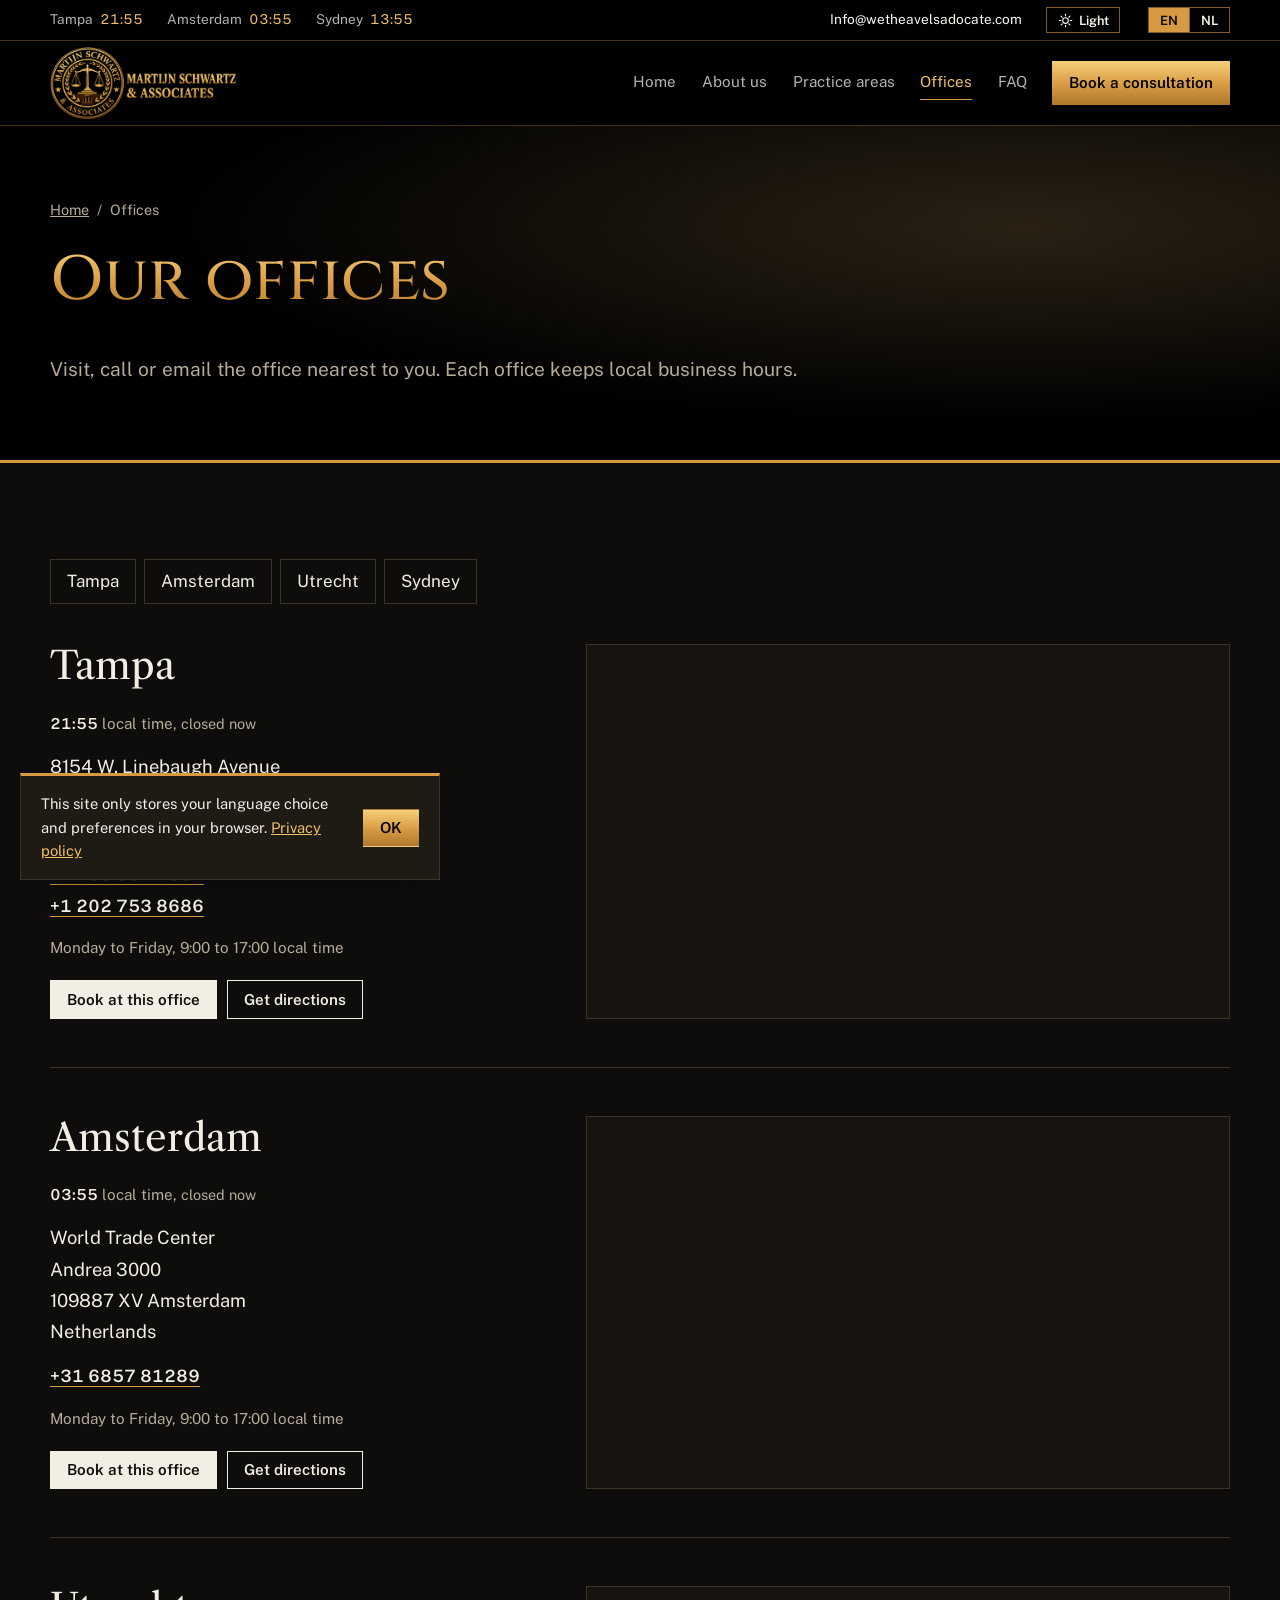
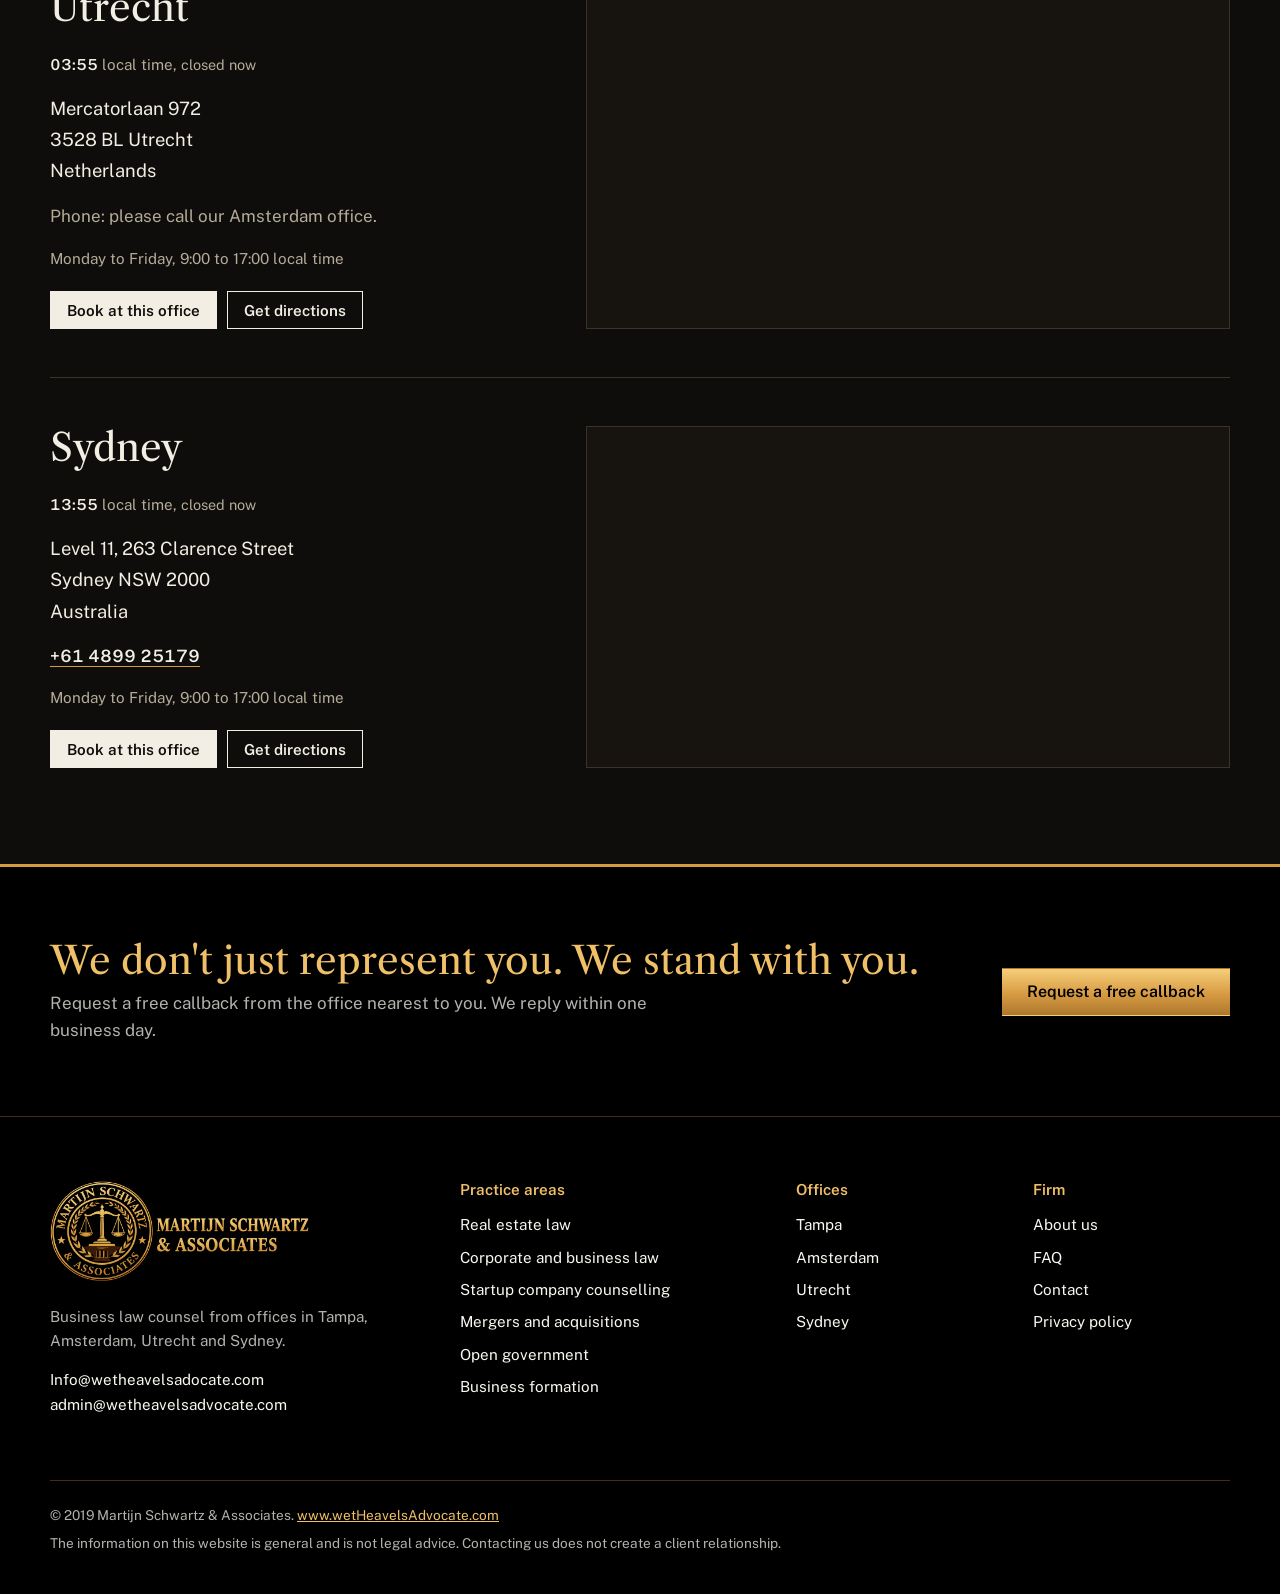
<file: offices.html>
<!DOCTYPE html>
<html lang="en" data-title-en="Offices | Martijn Schwartz &amp; Associates" data-title-nl="Kantoren | Martijn Schwartz &amp; Associates">
<head>
  <meta charset="UTF-8">
  <meta name="viewport" content="width=device-width, initial-scale=1">
  <title>Offices | Martijn Schwartz &amp; Associates</title>
  <meta name="description" content="Offices in Tampa, Amsterdam, Utrecht and Sydney.">
  <link rel="icon" href="favicon.png" type="image/png">
  <link rel="preconnect" href="https://fonts.googleapis.com">
  <link rel="preconnect" href="https://fonts.gstatic.com" crossorigin>
  <link href="https://fonts.googleapis.com/css2?family=Cinzel:wght@500;600&family=Libre+Caslon+Text:ital,wght@0,400;0,700;1,400&family=Public+Sans:wght@400;500;600&display=swap" rel="stylesheet">
  <link rel="stylesheet" href="styles.css">
  <script>try{var th=localStorage.getItem("msa-theme");document.documentElement.setAttribute("data-theme",th==="light"?"light":"dark");}catch(e){document.documentElement.setAttribute("data-theme","dark");}</script>
</head>
<body>
<a class="skip-link" href="#main" data-nl="Naar de inhoud">Skip to content</a>
<div class="topbar">
  <div class="wrap topbar-inner">
    <span class="tb-clock">Tampa <span class="tb-time" data-tz="America/New_York"></span></span>
    <span class="tb-clock">Amsterdam <span class="tb-time" data-tz="Europe/Amsterdam"></span></span>
    <span class="tb-clock">Sydney <span class="tb-time" data-tz="Australia/Sydney"></span></span>
    <a href="mailto:Info@wetheavelsadocate.com" class="tb-mail">Info@wetheavelsadocate.com</a>
    <button type="button" class="theme-toggle" aria-pressed="false" data-nl-aria="Lichte of donkere weergave" aria-label="Light or dark theme">
      <svg class="ic-sun" viewBox="0 0 24 24" aria-hidden="true"><circle cx="12" cy="12" r="4.5"/><path d="M12 2v2.5M12 19.5V22M2 12h2.5M19.5 12H22M4.9 4.9l1.8 1.8M17.3 17.3l1.8 1.8M4.9 19.1l1.8-1.8M17.3 6.7l1.8-1.8"/></svg>
      <svg class="ic-moon" viewBox="0 0 24 24" aria-hidden="true"><path d="M20 14.5A8 8 0 1 1 9.5 4a6.5 6.5 0 0 0 10.5 10.5z"/></svg>
      <span class="theme-label">Light</span>
    </button>
    <div class="lang-switch" role="group" aria-label="Language / Taal">
      <button type="button" data-lang="en" aria-pressed="true" lang="en">EN</button>
      <button type="button" data-lang="nl" aria-pressed="false" lang="nl">NL</button>
    </div>
  </div>
</div>
<header class="site-header">
  <div class="wrap header-inner">
    <a href="index.html" class="brand" aria-label="Martijn Schwartz &amp; Associates, home">
      <img src="logo.png" alt="Martijn Schwartz &amp; Associates" width="900" height="346">
    </a>
    <button class="nav-toggle" aria-expanded="false" aria-controls="site-nav" data-nl="Menu">Menu</button>
    <nav id="site-nav" class="site-nav" aria-label="Main">
      <a href="index.html" data-nl="Home">Home</a><a href="about.html" data-nl="Over ons">About us</a><a href="practice-areas.html" data-nl="Rechtsgebieden">Practice areas</a><a href="offices.html" aria-current="page" data-nl="Kantoren">Offices</a><a href="faq.html" data-nl="Veelgestelde vragen">FAQ</a>
      <a href="contact.html" class="nav-cta" data-nl="Afspraak maken">Book a consultation</a>
    </nav>
  </div>
</header>
<main id="main">
<section class="page-hero">
  <div class="wrap">
    <nav class="crumbs" aria-label="Breadcrumb"><a href="index.html" data-nl="Home">Home</a><span aria-hidden="true">/</span><span aria-current="page" data-nl="Kantoren">Offices</span></nav>
    <h1 data-nl="Onze kantoren">Our offices</h1>
    <p class="hero-lead" data-nl="Bezoek, bel of mail het kantoor bij u in de buurt. Elk kantoor houdt lokale kantooruren aan.">Visit, call or email the office nearest to you. Each office keeps local business hours.</p>
  </div>
</section>

<section class="section">
  <div class="wrap">
    <nav class="office-jump" aria-label="Offices"><a href="#tampa">Tampa</a><a href="#amsterdam">Amsterdam</a><a href="#utrecht">Utrecht</a><a href="#sydney">Sydney</a></nav>
    <div class="office-list"><article class="office-card" id="tampa">
  <div class="office-info">
    <h2>Tampa</h2>
    <p class="office-clock" data-tz="America/New_York"><span class="clock-time-sm">--:--</span> <span data-nl="lokale tijd,">local time,</span> <span class="clock-status"></span></p>
    <address>8154 W. Linebaugh Avenue<br>Tampa, Florida, FL 33752<br><span data-nl="Verenigde Staten">United States</span></address>
    <ul class="office-contacts"><li><a href="tel:+17693627861">+1 769 362 7861</a></li><li><a href="tel:+12027538686">+1 202 753 8686</a></li></ul>
    <p class="office-hours" data-nl="Maandag t/m vrijdag, 9.00 tot 17.00 uur lokale tijd">Monday to Friday, 9:00 to 17:00 local time</p>
    <div class="office-actions">
      <a href="contact.html?office=tampa" class="btn btn-dark btn-small" data-nl="Afspraak bij dit kantoor">Book at this office</a>
      <a href="https://www.google.com/maps/search/?api=1&amp;query=8154+W+Linebaugh+Ave%2C+Tampa%2C+FL" class="btn btn-outline btn-small" target="_blank" rel="noopener" data-nl="Routebeschrijving">Get directions</a>
    </div>
  </div>
  <div class="office-map"><iframe title="Map: Tampa" loading="lazy" referrerpolicy="no-referrer-when-downgrade" src="https://maps.google.com/maps?q=8154+W+Linebaugh+Ave%2C+Tampa%2C+FL&amp;z=15&amp;output=embed"></iframe></div>
</article>
<article class="office-card" id="amsterdam">
  <div class="office-info">
    <h2>Amsterdam</h2>
    <p class="office-clock" data-tz="Europe/Amsterdam"><span class="clock-time-sm">--:--</span> <span data-nl="lokale tijd,">local time,</span> <span class="clock-status"></span></p>
    <address>World Trade Center<br>Andrea 3000<br>109887 XV Amsterdam<br><span data-nl="Nederland">Netherlands</span></address>
    <ul class="office-contacts"><li><a href="tel:+31685781289">+31 6857 81289</a></li></ul>
    <p class="office-hours" data-nl="Maandag t/m vrijdag, 9.00 tot 17.00 uur lokale tijd">Monday to Friday, 9:00 to 17:00 local time</p>
    <div class="office-actions">
      <a href="contact.html?office=amsterdam" class="btn btn-dark btn-small" data-nl="Afspraak bij dit kantoor">Book at this office</a>
      <a href="https://www.google.com/maps/search/?api=1&amp;query=World+Trade+Center+Amsterdam" class="btn btn-outline btn-small" target="_blank" rel="noopener" data-nl="Routebeschrijving">Get directions</a>
    </div>
  </div>
  <div class="office-map"><iframe title="Map: Amsterdam" loading="lazy" referrerpolicy="no-referrer-when-downgrade" src="https://maps.google.com/maps?q=World+Trade+Center+Amsterdam&amp;z=15&amp;output=embed"></iframe></div>
</article>
<article class="office-card" id="utrecht">
  <div class="office-info">
    <h2>Utrecht</h2>
    <p class="office-clock" data-tz="Europe/Amsterdam"><span class="clock-time-sm">--:--</span> <span data-nl="lokale tijd,">local time,</span> <span class="clock-status"></span></p>
    <address>Mercatorlaan 972<br>3528 BL Utrecht<br><span data-nl="Nederland">Netherlands</span></address>
    <p class="muted" data-nl="Telefoon: bel ons kantoor in Amsterdam.">Phone: please call our Amsterdam office.</p>
    <p class="office-hours" data-nl="Maandag t/m vrijdag, 9.00 tot 17.00 uur lokale tijd">Monday to Friday, 9:00 to 17:00 local time</p>
    <div class="office-actions">
      <a href="contact.html?office=utrecht" class="btn btn-dark btn-small" data-nl="Afspraak bij dit kantoor">Book at this office</a>
      <a href="https://www.google.com/maps/search/?api=1&amp;query=Mercatorlaan%2C+3528+BL+Utrecht" class="btn btn-outline btn-small" target="_blank" rel="noopener" data-nl="Routebeschrijving">Get directions</a>
    </div>
  </div>
  <div class="office-map"><iframe title="Map: Utrecht" loading="lazy" referrerpolicy="no-referrer-when-downgrade" src="https://maps.google.com/maps?q=Mercatorlaan%2C+3528+BL+Utrecht&amp;z=15&amp;output=embed"></iframe></div>
</article>
<article class="office-card" id="sydney">
  <div class="office-info">
    <h2>Sydney</h2>
    <p class="office-clock" data-tz="Australia/Sydney"><span class="clock-time-sm">--:--</span> <span data-nl="lokale tijd,">local time,</span> <span class="clock-status"></span></p>
    <address>Level 11, 263 Clarence Street<br>Sydney NSW 2000<br><span data-nl="Australië">Australia</span></address>
    <ul class="office-contacts"><li><a href="tel:+61489925179">+61 4899 25179</a></li></ul>
    <p class="office-hours" data-nl="Maandag t/m vrijdag, 9.00 tot 17.00 uur lokale tijd">Monday to Friday, 9:00 to 17:00 local time</p>
    <div class="office-actions">
      <a href="contact.html?office=sydney" class="btn btn-dark btn-small" data-nl="Afspraak bij dit kantoor">Book at this office</a>
      <a href="https://www.google.com/maps/search/?api=1&amp;query=263+Clarence+St%2C+Sydney+NSW+2000" class="btn btn-outline btn-small" target="_blank" rel="noopener" data-nl="Routebeschrijving">Get directions</a>
    </div>
  </div>
  <div class="office-map"><iframe title="Map: Sydney" loading="lazy" referrerpolicy="no-referrer-when-downgrade" src="https://maps.google.com/maps?q=263+Clarence+St%2C+Sydney+NSW+2000&amp;z=15&amp;output=embed"></iframe></div>
</article>
</div>
  </div>
</section>
<section class="cta-band">
  <div class="wrap cta-inner">
    <div>
      <h2 data-nl="Wij vertegenwoordigen u niet alleen. Wij staan naast u.">We don't just represent you. We stand with you.</h2>
      <p data-nl="Vraag een gratis terugbelverzoek aan bij het kantoor bij u in de buurt. Wij reageren binnen één werkdag.">Request a free callback from the office nearest to you. We reply within one business day.</p>
    </div>
    <a href="contact.html" class="btn btn-gold" data-nl="Gratis terugbelverzoek">Request a free callback</a>
  </div>
</section>
</main>
<footer class="site-footer">
  <div class="wrap footer-grid">
    <div class="footer-brand">
      <a href="index.html"><img src="logo.png" alt="Martijn Schwartz &amp; Associates" width="900" height="346" loading="lazy"></a>
      <p data-nl="Juridisch advies voor ondernemers vanuit kantoren in Tampa, Amsterdam, Utrecht en Sydney.">Business law counsel from offices in Tampa, Amsterdam, Utrecht and Sydney.</p>
      <p><a href="mailto:Info@wetheavelsadocate.com">Info@wetheavelsadocate.com</a><br><a href="mailto:admin@wetheavelsadvocate.com">admin@wetheavelsadvocate.com</a></p>
    </div>
    <div>
      <h2 class="footer-h" data-nl="Rechtsgebieden">Practice areas</h2>
      <ul><li><a href="real-estate.html" data-nl="Vastgoedrecht">Real estate law</a></li><li><a href="corporate-business.html" data-nl="Ondernemingsrecht">Corporate and business law</a></li><li><a href="startup-counseling.html" data-nl="Advies voor startups">Startup company counselling</a></li><li><a href="mergers-acquisitions.html" data-nl="Fusies en overnames">Mergers and acquisitions</a></li><li><a href="open-government.html" data-nl="Openbaarheid van bestuur">Open government</a></li><li><a href="business-formation.html" data-nl="Oprichting van ondernemingen">Business formation</a></li></ul>
    </div>
    <div>
      <h2 class="footer-h" data-nl="Kantoren">Offices</h2>
      <ul><li><a href="offices.html#tampa">Tampa</a></li><li><a href="offices.html#amsterdam">Amsterdam</a></li><li><a href="offices.html#utrecht">Utrecht</a></li><li><a href="offices.html#sydney">Sydney</a></li></ul>
    </div>
    <div>
      <h2 class="footer-h" data-nl="Kantoor">Firm</h2>
      <ul>
        <li><a href="about.html" data-nl="Over ons">About us</a></li>
        <li><a href="faq.html" data-nl="Veelgestelde vragen">FAQ</a></li>
        <li><a href="contact.html" data-nl="Contact">Contact</a></li>
        <li><a href="privacy.html" data-nl="Privacybeleid">Privacy policy</a></li>
      </ul>
    </div>
  </div>
  <div class="wrap footer-base">
    <p>&copy; 2019 Martijn Schwartz &amp; Associates. <a href="https://www.wetHeavelsAdvocate.com">www.wetHeavelsAdvocate.com</a></p>
    <p data-nl="De informatie op deze website is algemeen van aard en geen juridisch advies. Contact met ons opnemen schept nog geen cliëntrelatie.">The information on this website is general and is not legal advice. Contacting us does not create a client relationship.</p>
  </div>
</footer>
<button class="to-top" aria-label="Back to top" data-nl-aria="Terug naar boven" hidden>&uarr;</button>
<div class="cookie" role="region" aria-label="Cookie notice" hidden>
  <p><span data-nl="Deze site bewaart alleen uw taalkeuze en voorkeuren in uw browser.">This site only stores your language choice and preferences in your browser.</span> <a href="privacy.html" data-nl="Privacybeleid">Privacy policy</a></p>
  <button class="btn btn-gold btn-small" data-cookie-ok>OK</button>
</div>
<script src="script.js"></script>
</body>
</html>
</file>
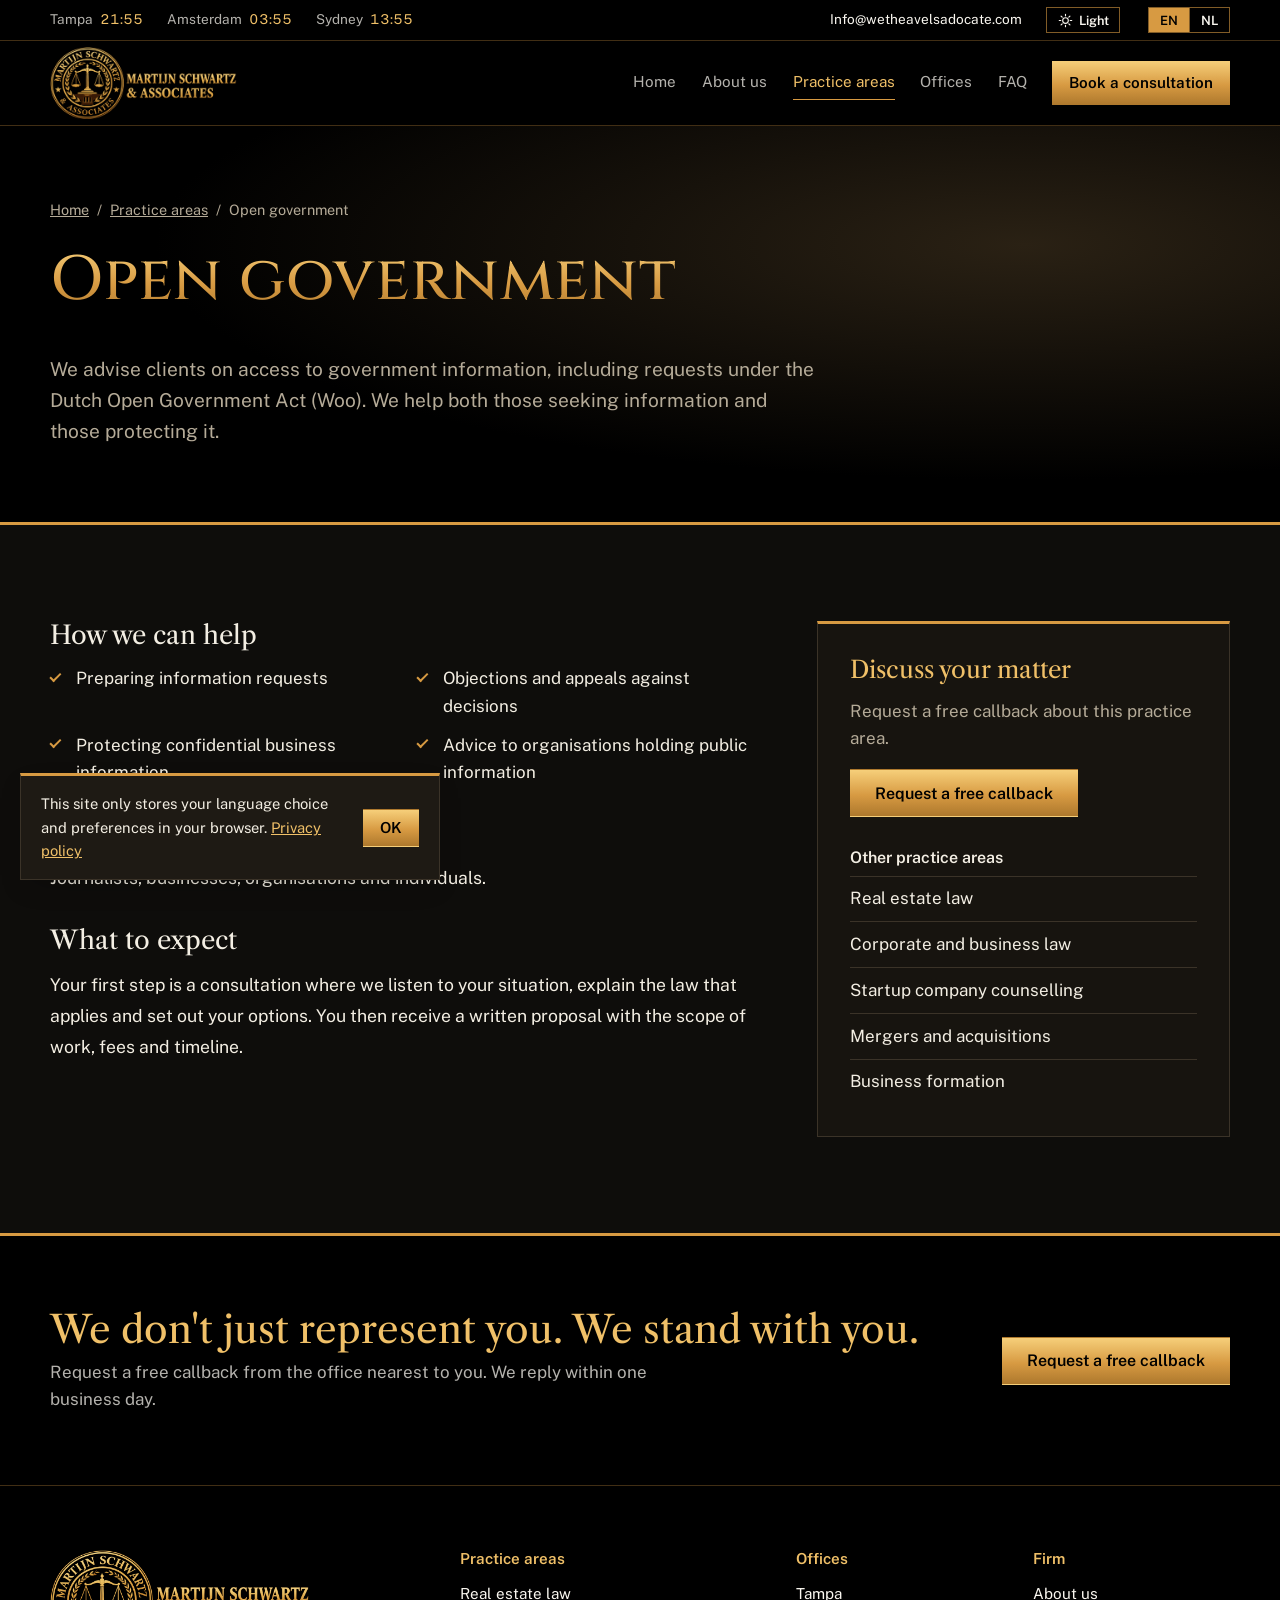
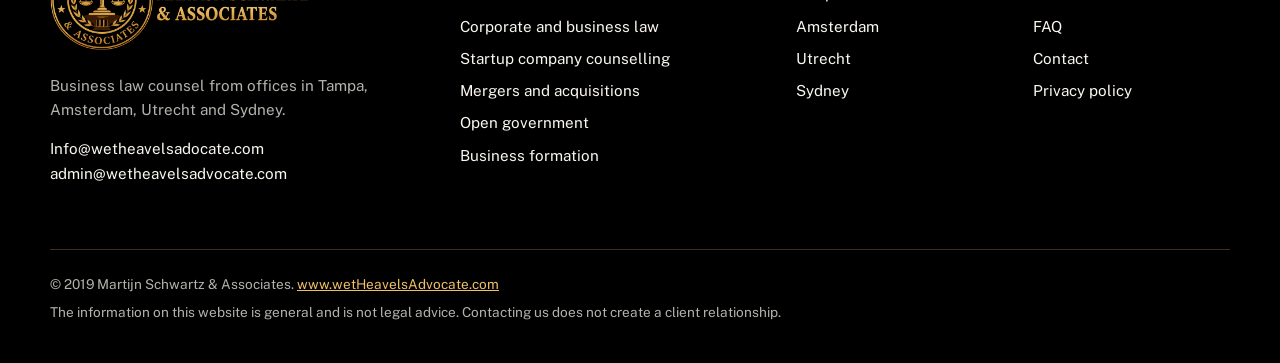
<file: open-government.html>
<!DOCTYPE html>
<html lang="en" data-title-en="Open government | Martijn Schwartz &amp; Associates" data-title-nl="Openbaarheid van bestuur | Martijn Schwartz &amp; Associates">
<head>
  <meta charset="UTF-8">
  <meta name="viewport" content="width=device-width, initial-scale=1">
  <title>Open government | Martijn Schwartz &amp; Associates</title>
  <meta name="description" content="Help with requesting government information, or protecting information held by government bodies.">
  <link rel="icon" href="favicon.png" type="image/png">
  <link rel="preconnect" href="https://fonts.googleapis.com">
  <link rel="preconnect" href="https://fonts.gstatic.com" crossorigin>
  <link href="https://fonts.googleapis.com/css2?family=Cinzel:wght@500;600&family=Libre+Caslon+Text:ital,wght@0,400;0,700;1,400&family=Public+Sans:wght@400;500;600&display=swap" rel="stylesheet">
  <link rel="stylesheet" href="styles.css">
  <script>try{var th=localStorage.getItem("msa-theme");document.documentElement.setAttribute("data-theme",th==="light"?"light":"dark");}catch(e){document.documentElement.setAttribute("data-theme","dark");}</script>
</head>
<body>
<a class="skip-link" href="#main" data-nl="Naar de inhoud">Skip to content</a>
<div class="topbar">
  <div class="wrap topbar-inner">
    <span class="tb-clock">Tampa <span class="tb-time" data-tz="America/New_York"></span></span>
    <span class="tb-clock">Amsterdam <span class="tb-time" data-tz="Europe/Amsterdam"></span></span>
    <span class="tb-clock">Sydney <span class="tb-time" data-tz="Australia/Sydney"></span></span>
    <a href="mailto:Info@wetheavelsadocate.com" class="tb-mail">Info@wetheavelsadocate.com</a>
    <button type="button" class="theme-toggle" aria-pressed="false" data-nl-aria="Lichte of donkere weergave" aria-label="Light or dark theme">
      <svg class="ic-sun" viewBox="0 0 24 24" aria-hidden="true"><circle cx="12" cy="12" r="4.5"/><path d="M12 2v2.5M12 19.5V22M2 12h2.5M19.5 12H22M4.9 4.9l1.8 1.8M17.3 17.3l1.8 1.8M4.9 19.1l1.8-1.8M17.3 6.7l1.8-1.8"/></svg>
      <svg class="ic-moon" viewBox="0 0 24 24" aria-hidden="true"><path d="M20 14.5A8 8 0 1 1 9.5 4a6.5 6.5 0 0 0 10.5 10.5z"/></svg>
      <span class="theme-label">Light</span>
    </button>
    <div class="lang-switch" role="group" aria-label="Language / Taal">
      <button type="button" data-lang="en" aria-pressed="true" lang="en">EN</button>
      <button type="button" data-lang="nl" aria-pressed="false" lang="nl">NL</button>
    </div>
  </div>
</div>
<header class="site-header">
  <div class="wrap header-inner">
    <a href="index.html" class="brand" aria-label="Martijn Schwartz &amp; Associates, home">
      <img src="logo.png" alt="Martijn Schwartz &amp; Associates" width="900" height="346">
    </a>
    <button class="nav-toggle" aria-expanded="false" aria-controls="site-nav" data-nl="Menu">Menu</button>
    <nav id="site-nav" class="site-nav" aria-label="Main">
      <a href="index.html" data-nl="Home">Home</a><a href="about.html" data-nl="Over ons">About us</a><a href="practice-areas.html" aria-current="page" data-nl="Rechtsgebieden">Practice areas</a><a href="offices.html" data-nl="Kantoren">Offices</a><a href="faq.html" data-nl="Veelgestelde vragen">FAQ</a>
      <a href="contact.html" class="nav-cta" data-nl="Afspraak maken">Book a consultation</a>
    </nav>
  </div>
</header>
<main id="main">
<section class="page-hero">
  <div class="wrap">
    <nav class="crumbs" aria-label="Breadcrumb"><a href="index.html" data-nl="Home">Home</a><span aria-hidden="true">/</span><a href="practice-areas.html" data-nl="Rechtsgebieden">Practice areas</a><span aria-hidden="true">/</span><span aria-current="page" data-nl="Openbaarheid van bestuur">Open government</span></nav>
    <h1 data-nl="Openbaarheid van bestuur">Open government</h1>
    <p class="hero-lead" data-nl="Wij adviseren cliënten over toegang tot overheidsinformatie, waaronder verzoeken op grond van de Wet open overheid (Woo). Wij helpen zowel wie informatie zoekt als wie informatie wil beschermen.">We advise clients on access to government information, including requests under the Dutch Open Government Act (Woo). We help both those seeking information and those protecting it.</p>
  </div>
</section>

<section class="section">
  <div class="wrap detail-grid">
    <div class="prose">
      <h2 data-nl="Waarmee wij helpen">How we can help</h2>
      <ul class="check-list"><li><span data-nl="Opstellen van informatieverzoeken">Preparing information requests</span></li><li><span data-nl="Bezwaar en beroep tegen besluiten">Objections and appeals against decisions</span></li><li><span data-nl="Bescherming van vertrouwelijke bedrijfsinformatie">Protecting confidential business information</span></li><li><span data-nl="Advies aan organisaties die publieke informatie beheren">Advice to organisations holding public information</span></li></ul>
      <h2 data-nl="Voor wie wij werken">Who we act for</h2>
      <p data-nl="Journalisten, bedrijven, organisaties en particulieren.">Journalists, businesses, organisations and individuals.</p>
      <h2 data-nl="Wat u kunt verwachten">What to expect</h2>
      <p data-nl="De eerste stap is een kennismakingsgesprek waarin wij naar uw situatie luisteren, de toepasselijke regels uitleggen en uw mogelijkheden schetsen. Daarna ontvangt u een schriftelijk voorstel met de werkzaamheden, het honorarium en de planning.">Your first step is a consultation where we listen to your situation, explain the law that applies and set out your options. You then receive a written proposal with the scope of work, fees and timeline.</p>
    </div>
    <aside class="side-card">
      <h2 data-nl="Bespreek uw zaak">Discuss your matter</h2>
      <p data-nl="Vraag een gratis terugbelverzoek aan over dit rechtsgebied.">Request a free callback about this practice area.</p>
      <a href="contact.html?area=open-government" class="btn btn-gold" data-nl="Gratis terugbelverzoek">Request a free callback</a>
      <h3 data-nl="Andere rechtsgebieden">Other practice areas</h3>
      <ul class="side-links"><li><a href="real-estate.html" data-nl="Vastgoedrecht">Real estate law</a></li><li><a href="corporate-business.html" data-nl="Ondernemingsrecht">Corporate and business law</a></li><li><a href="startup-counseling.html" data-nl="Advies voor startups">Startup company counselling</a></li><li><a href="mergers-acquisitions.html" data-nl="Fusies en overnames">Mergers and acquisitions</a></li><li><a href="business-formation.html" data-nl="Oprichting van ondernemingen">Business formation</a></li></ul>
    </aside>
  </div>
</section>
<section class="cta-band">
  <div class="wrap cta-inner">
    <div>
      <h2 data-nl="Wij vertegenwoordigen u niet alleen. Wij staan naast u.">We don't just represent you. We stand with you.</h2>
      <p data-nl="Vraag een gratis terugbelverzoek aan bij het kantoor bij u in de buurt. Wij reageren binnen één werkdag.">Request a free callback from the office nearest to you. We reply within one business day.</p>
    </div>
    <a href="contact.html" class="btn btn-gold" data-nl="Gratis terugbelverzoek">Request a free callback</a>
  </div>
</section>
</main>
<footer class="site-footer">
  <div class="wrap footer-grid">
    <div class="footer-brand">
      <a href="index.html"><img src="logo.png" alt="Martijn Schwartz &amp; Associates" width="900" height="346" loading="lazy"></a>
      <p data-nl="Juridisch advies voor ondernemers vanuit kantoren in Tampa, Amsterdam, Utrecht en Sydney.">Business law counsel from offices in Tampa, Amsterdam, Utrecht and Sydney.</p>
      <p><a href="mailto:Info@wetheavelsadocate.com">Info@wetheavelsadocate.com</a><br><a href="mailto:admin@wetheavelsadvocate.com">admin@wetheavelsadvocate.com</a></p>
    </div>
    <div>
      <h2 class="footer-h" data-nl="Rechtsgebieden">Practice areas</h2>
      <ul><li><a href="real-estate.html" data-nl="Vastgoedrecht">Real estate law</a></li><li><a href="corporate-business.html" data-nl="Ondernemingsrecht">Corporate and business law</a></li><li><a href="startup-counseling.html" data-nl="Advies voor startups">Startup company counselling</a></li><li><a href="mergers-acquisitions.html" data-nl="Fusies en overnames">Mergers and acquisitions</a></li><li><a href="open-government.html" data-nl="Openbaarheid van bestuur">Open government</a></li><li><a href="business-formation.html" data-nl="Oprichting van ondernemingen">Business formation</a></li></ul>
    </div>
    <div>
      <h2 class="footer-h" data-nl="Kantoren">Offices</h2>
      <ul><li><a href="offices.html#tampa">Tampa</a></li><li><a href="offices.html#amsterdam">Amsterdam</a></li><li><a href="offices.html#utrecht">Utrecht</a></li><li><a href="offices.html#sydney">Sydney</a></li></ul>
    </div>
    <div>
      <h2 class="footer-h" data-nl="Kantoor">Firm</h2>
      <ul>
        <li><a href="about.html" data-nl="Over ons">About us</a></li>
        <li><a href="faq.html" data-nl="Veelgestelde vragen">FAQ</a></li>
        <li><a href="contact.html" data-nl="Contact">Contact</a></li>
        <li><a href="privacy.html" data-nl="Privacybeleid">Privacy policy</a></li>
      </ul>
    </div>
  </div>
  <div class="wrap footer-base">
    <p>&copy; 2019 Martijn Schwartz &amp; Associates. <a href="https://www.wetHeavelsAdvocate.com">www.wetHeavelsAdvocate.com</a></p>
    <p data-nl="De informatie op deze website is algemeen van aard en geen juridisch advies. Contact met ons opnemen schept nog geen cliëntrelatie.">The information on this website is general and is not legal advice. Contacting us does not create a client relationship.</p>
  </div>
</footer>
<button class="to-top" aria-label="Back to top" data-nl-aria="Terug naar boven" hidden>&uarr;</button>
<div class="cookie" role="region" aria-label="Cookie notice" hidden>
  <p><span data-nl="Deze site bewaart alleen uw taalkeuze en voorkeuren in uw browser.">This site only stores your language choice and preferences in your browser.</span> <a href="privacy.html" data-nl="Privacybeleid">Privacy policy</a></p>
  <button class="btn btn-gold btn-small" data-cookie-ok>OK</button>
</div>
<script src="script.js"></script>
</body>
</html>
</file>
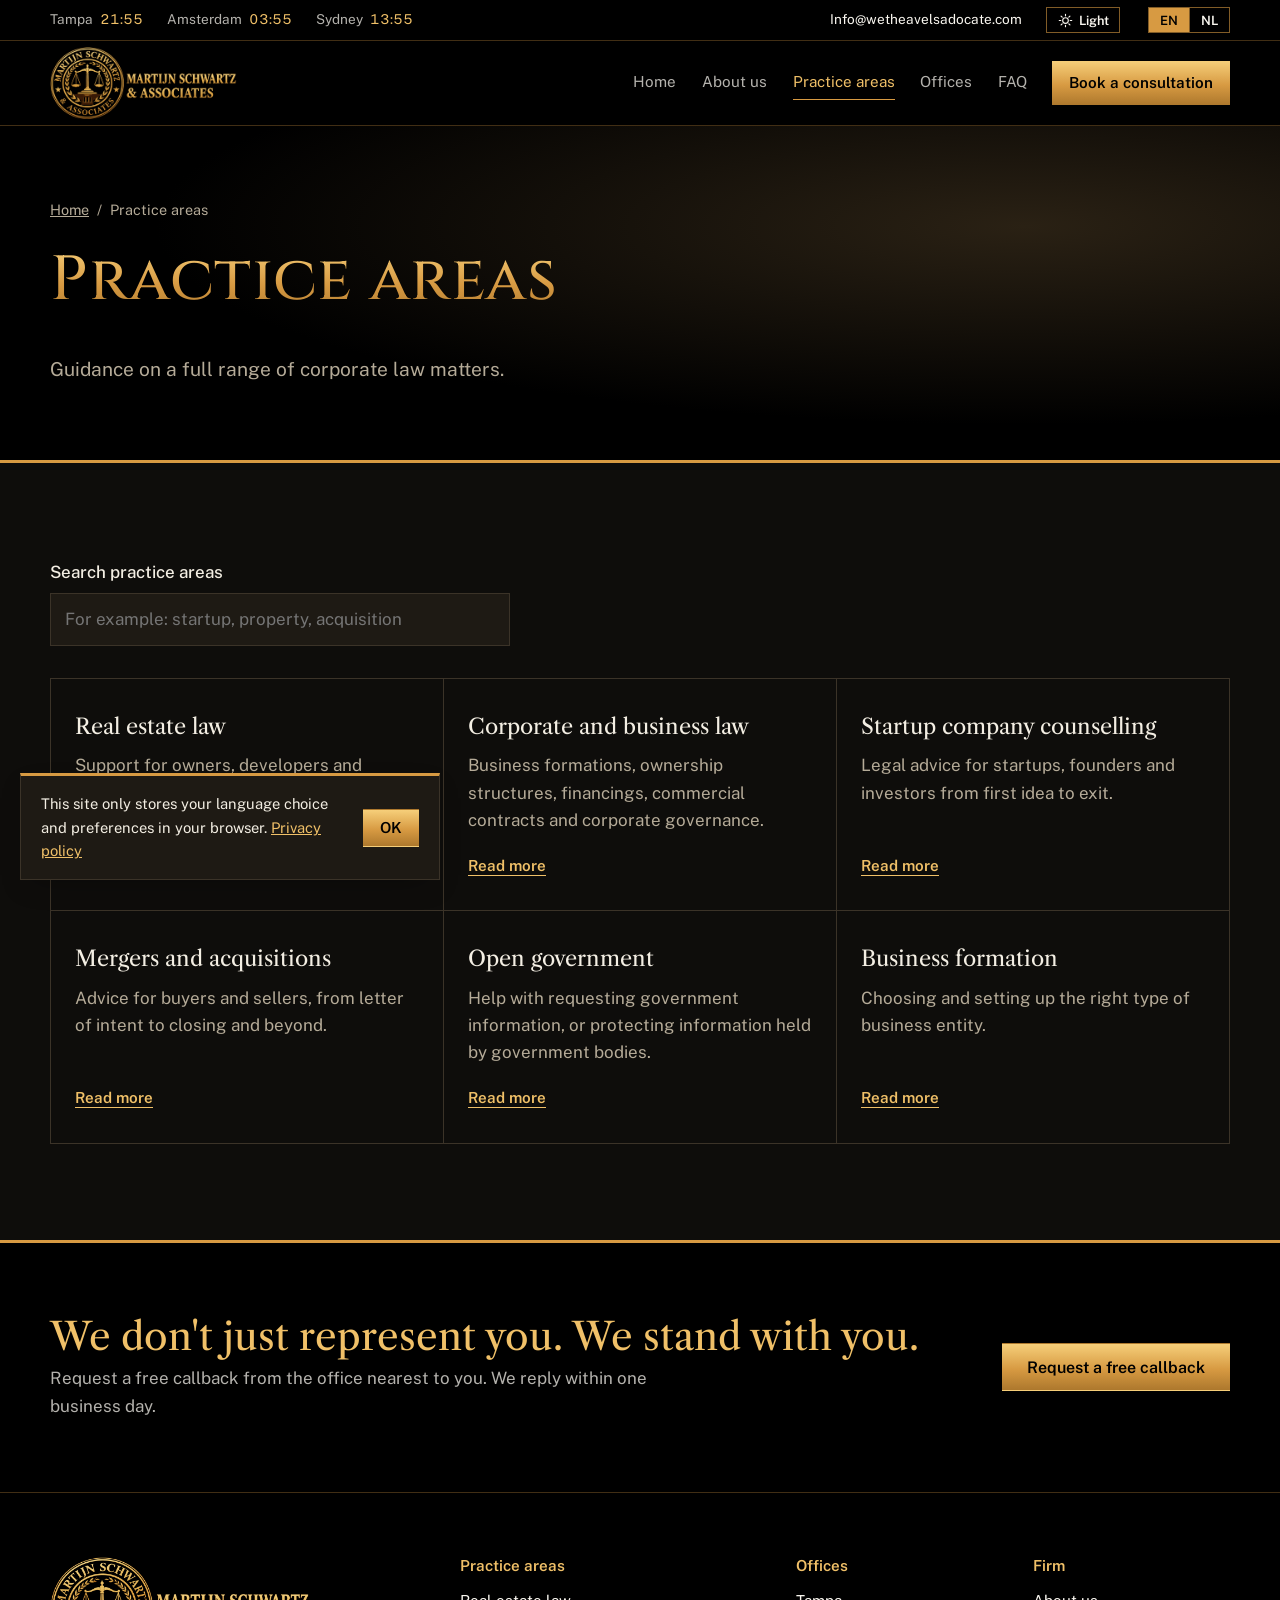
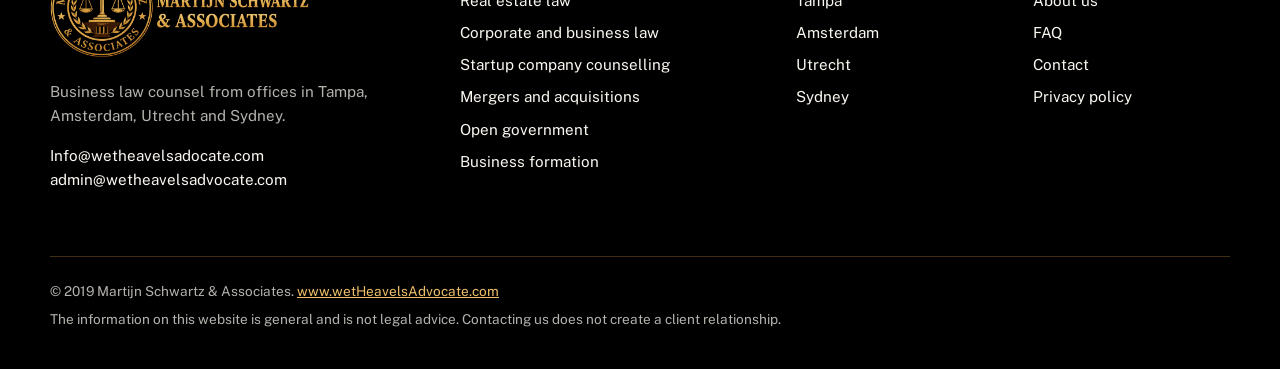
<file: practice-areas.html>
<!DOCTYPE html>
<html lang="en" data-title-en="Practice areas | Martijn Schwartz &amp; Associates" data-title-nl="Rechtsgebieden | Martijn Schwartz &amp; Associates">
<head>
  <meta charset="UTF-8">
  <meta name="viewport" content="width=device-width, initial-scale=1">
  <title>Practice areas | Martijn Schwartz &amp; Associates</title>
  <meta name="description" content="Real estate, corporate, startups, M&amp;A, open government and business formation.">
  <link rel="icon" href="favicon.png" type="image/png">
  <link rel="preconnect" href="https://fonts.googleapis.com">
  <link rel="preconnect" href="https://fonts.gstatic.com" crossorigin>
  <link href="https://fonts.googleapis.com/css2?family=Cinzel:wght@500;600&family=Libre+Caslon+Text:ital,wght@0,400;0,700;1,400&family=Public+Sans:wght@400;500;600&display=swap" rel="stylesheet">
  <link rel="stylesheet" href="styles.css">
  <script>try{var th=localStorage.getItem("msa-theme");document.documentElement.setAttribute("data-theme",th==="light"?"light":"dark");}catch(e){document.documentElement.setAttribute("data-theme","dark");}</script>
</head>
<body>
<a class="skip-link" href="#main" data-nl="Naar de inhoud">Skip to content</a>
<div class="topbar">
  <div class="wrap topbar-inner">
    <span class="tb-clock">Tampa <span class="tb-time" data-tz="America/New_York"></span></span>
    <span class="tb-clock">Amsterdam <span class="tb-time" data-tz="Europe/Amsterdam"></span></span>
    <span class="tb-clock">Sydney <span class="tb-time" data-tz="Australia/Sydney"></span></span>
    <a href="mailto:Info@wetheavelsadocate.com" class="tb-mail">Info@wetheavelsadocate.com</a>
    <button type="button" class="theme-toggle" aria-pressed="false" data-nl-aria="Lichte of donkere weergave" aria-label="Light or dark theme">
      <svg class="ic-sun" viewBox="0 0 24 24" aria-hidden="true"><circle cx="12" cy="12" r="4.5"/><path d="M12 2v2.5M12 19.5V22M2 12h2.5M19.5 12H22M4.9 4.9l1.8 1.8M17.3 17.3l1.8 1.8M4.9 19.1l1.8-1.8M17.3 6.7l1.8-1.8"/></svg>
      <svg class="ic-moon" viewBox="0 0 24 24" aria-hidden="true"><path d="M20 14.5A8 8 0 1 1 9.5 4a6.5 6.5 0 0 0 10.5 10.5z"/></svg>
      <span class="theme-label">Light</span>
    </button>
    <div class="lang-switch" role="group" aria-label="Language / Taal">
      <button type="button" data-lang="en" aria-pressed="true" lang="en">EN</button>
      <button type="button" data-lang="nl" aria-pressed="false" lang="nl">NL</button>
    </div>
  </div>
</div>
<header class="site-header">
  <div class="wrap header-inner">
    <a href="index.html" class="brand" aria-label="Martijn Schwartz &amp; Associates, home">
      <img src="logo.png" alt="Martijn Schwartz &amp; Associates" width="900" height="346">
    </a>
    <button class="nav-toggle" aria-expanded="false" aria-controls="site-nav" data-nl="Menu">Menu</button>
    <nav id="site-nav" class="site-nav" aria-label="Main">
      <a href="index.html" data-nl="Home">Home</a><a href="about.html" data-nl="Over ons">About us</a><a href="practice-areas.html" aria-current="page" data-nl="Rechtsgebieden">Practice areas</a><a href="offices.html" data-nl="Kantoren">Offices</a><a href="faq.html" data-nl="Veelgestelde vragen">FAQ</a>
      <a href="contact.html" class="nav-cta" data-nl="Afspraak maken">Book a consultation</a>
    </nav>
  </div>
</header>
<main id="main">
<section class="page-hero">
  <div class="wrap">
    <nav class="crumbs" aria-label="Breadcrumb"><a href="index.html" data-nl="Home">Home</a><span aria-hidden="true">/</span><span aria-current="page" data-nl="Rechtsgebieden">Practice areas</span></nav>
    <h1 data-nl="Rechtsgebieden">Practice areas</h1>
    <p class="hero-lead" data-nl="Advies over het volledige spectrum van het ondernemingsrecht.">Guidance on a full range of corporate law matters.</p>
  </div>
</section>

<section class="section">
  <div class="wrap">
    <div class="filter">
      <label for="pa-filter" data-nl="Zoek een rechtsgebied">Search practice areas</label>
      <input id="pa-filter" type="search" placeholder="For example: startup, property, acquisition" data-nl-ph="Bijvoorbeeld: startup, vastgoed, overname">
    </div>
    <ul class="pa-grid" id="pa-list"><li data-search="real estate law vastgoedrecht support for owners, developers and investors through every stage of a property transaction. ondersteuning voor eigenaren, ontwikkelaars en beleggers in elke fase van een vastgoedtransactie. acquisitions and sales aan- en verkoop financing documentation financieringsdocumentatie title review onderzoek naar eigendom en titel zoning and planning compliance bestemmingsplannen en ruimtelijke regelgeving contract negotiation onderhandelen over contracten commercial and residential leases huurovereenkomsten voor woon- en bedrijfsruimte"><a href="real-estate.html"><span class="pa-name" data-nl="Vastgoedrecht">Real estate law</span><span class="pa-desc" data-nl="Ondersteuning voor eigenaren, ontwikkelaars en beleggers in elke fase van een vastgoedtransactie.">Support for owners, developers and investors through every stage of a property transaction.</span><span class="pa-more" data-nl="Lees meer">Read more</span></a></li><li data-search="corporate and business law ondernemingsrecht business formations, ownership structures, financings, commercial contracts and corporate governance. oprichtingen, eigendomsstructuren, financieringen, commerciële contracten en corporate governance. ownership and shareholder structures eigendoms- en aandeelhoudersstructuren equity and debt financings financiering met eigen en vreemd vermogen commercial contracts commerciële contracten corporate governance corporate governance joint ventures and strategic partnerships joint ventures en strategische samenwerkingen public company disclosure requirements openbaarmakingsverplichtingen voor beursgenoteerde ondernemingen"><a href="corporate-business.html"><span class="pa-name" data-nl="Ondernemingsrecht">Corporate and business law</span><span class="pa-desc" data-nl="Oprichtingen, eigendomsstructuren, financieringen, commerciële contracten en corporate governance.">Business formations, ownership structures, financings, commercial contracts and corporate governance.</span><span class="pa-more" data-nl="Lees meer">Read more</span></a></li><li data-search="startup company counselling advies voor startups legal advice for startups, founders and investors from first idea to exit. juridisch advies voor startups, oprichters en investeerders, van eerste idee tot exit. entity structuring keuze en inrichting van de rechtsvorm fundraising transactions financieringsrondes intellectual property licences and assignments licenties en overdracht van intellectueel eigendom founder and shareholder agreements oprichters- en aandeelhoudersovereenkomsten employee equity plans participatieregelingen voor medewerkers ongoing business advice doorlopend zakelijk advies"><a href="startup-counseling.html"><span class="pa-name" data-nl="Advies voor startups">Startup company counselling</span><span class="pa-desc" data-nl="Juridisch advies voor startups, oprichters en investeerders, van eerste idee tot exit.">Legal advice for startups, founders and investors from first idea to exit.</span><span class="pa-more" data-nl="Lees meer">Read more</span></a></li><li data-search="mergers and acquisitions fusies en overnames advice for buyers and sellers, from letter of intent to closing and beyond. advies voor kopers en verkopers, van intentieverklaring tot closing en daarna. competitive bidding processes biedingsprocessen letters of intent intentieverklaringen due diligence due diligence negotiating and drafting the definitive agreements onderhandelen over en opstellen van de definitieve overeenkomsten post-closing matters zaken na de closing"><a href="mergers-acquisitions.html"><span class="pa-name" data-nl="Fusies en overnames">Mergers and acquisitions</span><span class="pa-desc" data-nl="Advies voor kopers en verkopers, van intentieverklaring tot closing en daarna.">Advice for buyers and sellers, from letter of intent to closing and beyond.</span><span class="pa-more" data-nl="Lees meer">Read more</span></a></li><li data-search="open government openbaarheid van bestuur help with requesting government information, or protecting information held by government bodies. hulp bij het opvragen van overheidsinformatie, of bij het beschermen van informatie die bij de overheid berust. preparing information requests opstellen van informatieverzoeken objections and appeals against decisions bezwaar en beroep tegen besluiten protecting confidential business information bescherming van vertrouwelijke bedrijfsinformatie advice to organisations holding public information advies aan organisaties die publieke informatie beheren"><a href="open-government.html"><span class="pa-name" data-nl="Openbaarheid van bestuur">Open government</span><span class="pa-desc" data-nl="Hulp bij het opvragen van overheidsinformatie, of bij het beschermen van informatie die bij de overheid berust.">Help with requesting government information, or protecting information held by government bodies.</span><span class="pa-more" data-nl="Lees meer">Read more</span></a></li><li data-search="business formation oprichting van ondernemingen choosing and setting up the right type of business entity. het kiezen en oprichten van de juiste rechtsvorm. choice of entity keuze van de rechtsvorm incorporation and registration oprichting en inschrijving articles of association and bylaws statuten en reglementen shareholder agreements aandeelhoudersovereenkomsten setting up in the us, the netherlands or australia vestiging in de vs, nederland of australië"><a href="business-formation.html"><span class="pa-name" data-nl="Oprichting van ondernemingen">Business formation</span><span class="pa-desc" data-nl="Het kiezen en oprichten van de juiste rechtsvorm.">Choosing and setting up the right type of business entity.</span><span class="pa-more" data-nl="Lees meer">Read more</span></a></li></ul>
    <p class="empty" id="pa-empty" hidden><span data-nl="Geen rechtsgebied gevonden voor deze zoekopdracht.">No practice area matches that search.</span> <a href="contact.html" data-nl="Beschrijf uw zaak">Describe your matter to us</a></p>
  </div>
</section>
<section class="cta-band">
  <div class="wrap cta-inner">
    <div>
      <h2 data-nl="Wij vertegenwoordigen u niet alleen. Wij staan naast u.">We don't just represent you. We stand with you.</h2>
      <p data-nl="Vraag een gratis terugbelverzoek aan bij het kantoor bij u in de buurt. Wij reageren binnen één werkdag.">Request a free callback from the office nearest to you. We reply within one business day.</p>
    </div>
    <a href="contact.html" class="btn btn-gold" data-nl="Gratis terugbelverzoek">Request a free callback</a>
  </div>
</section>
</main>
<footer class="site-footer">
  <div class="wrap footer-grid">
    <div class="footer-brand">
      <a href="index.html"><img src="logo.png" alt="Martijn Schwartz &amp; Associates" width="900" height="346" loading="lazy"></a>
      <p data-nl="Juridisch advies voor ondernemers vanuit kantoren in Tampa, Amsterdam, Utrecht en Sydney.">Business law counsel from offices in Tampa, Amsterdam, Utrecht and Sydney.</p>
      <p><a href="mailto:Info@wetheavelsadocate.com">Info@wetheavelsadocate.com</a><br><a href="mailto:admin@wetheavelsadvocate.com">admin@wetheavelsadvocate.com</a></p>
    </div>
    <div>
      <h2 class="footer-h" data-nl="Rechtsgebieden">Practice areas</h2>
      <ul><li><a href="real-estate.html" data-nl="Vastgoedrecht">Real estate law</a></li><li><a href="corporate-business.html" data-nl="Ondernemingsrecht">Corporate and business law</a></li><li><a href="startup-counseling.html" data-nl="Advies voor startups">Startup company counselling</a></li><li><a href="mergers-acquisitions.html" data-nl="Fusies en overnames">Mergers and acquisitions</a></li><li><a href="open-government.html" data-nl="Openbaarheid van bestuur">Open government</a></li><li><a href="business-formation.html" data-nl="Oprichting van ondernemingen">Business formation</a></li></ul>
    </div>
    <div>
      <h2 class="footer-h" data-nl="Kantoren">Offices</h2>
      <ul><li><a href="offices.html#tampa">Tampa</a></li><li><a href="offices.html#amsterdam">Amsterdam</a></li><li><a href="offices.html#utrecht">Utrecht</a></li><li><a href="offices.html#sydney">Sydney</a></li></ul>
    </div>
    <div>
      <h2 class="footer-h" data-nl="Kantoor">Firm</h2>
      <ul>
        <li><a href="about.html" data-nl="Over ons">About us</a></li>
        <li><a href="faq.html" data-nl="Veelgestelde vragen">FAQ</a></li>
        <li><a href="contact.html" data-nl="Contact">Contact</a></li>
        <li><a href="privacy.html" data-nl="Privacybeleid">Privacy policy</a></li>
      </ul>
    </div>
  </div>
  <div class="wrap footer-base">
    <p>&copy; 2019 Martijn Schwartz &amp; Associates. <a href="https://www.wetHeavelsAdvocate.com">www.wetHeavelsAdvocate.com</a></p>
    <p data-nl="De informatie op deze website is algemeen van aard en geen juridisch advies. Contact met ons opnemen schept nog geen cliëntrelatie.">The information on this website is general and is not legal advice. Contacting us does not create a client relationship.</p>
  </div>
</footer>
<button class="to-top" aria-label="Back to top" data-nl-aria="Terug naar boven" hidden>&uarr;</button>
<div class="cookie" role="region" aria-label="Cookie notice" hidden>
  <p><span data-nl="Deze site bewaart alleen uw taalkeuze en voorkeuren in uw browser.">This site only stores your language choice and preferences in your browser.</span> <a href="privacy.html" data-nl="Privacybeleid">Privacy policy</a></p>
  <button class="btn btn-gold btn-small" data-cookie-ok>OK</button>
</div>
<script src="script.js"></script>
</body>
</html>
</file>
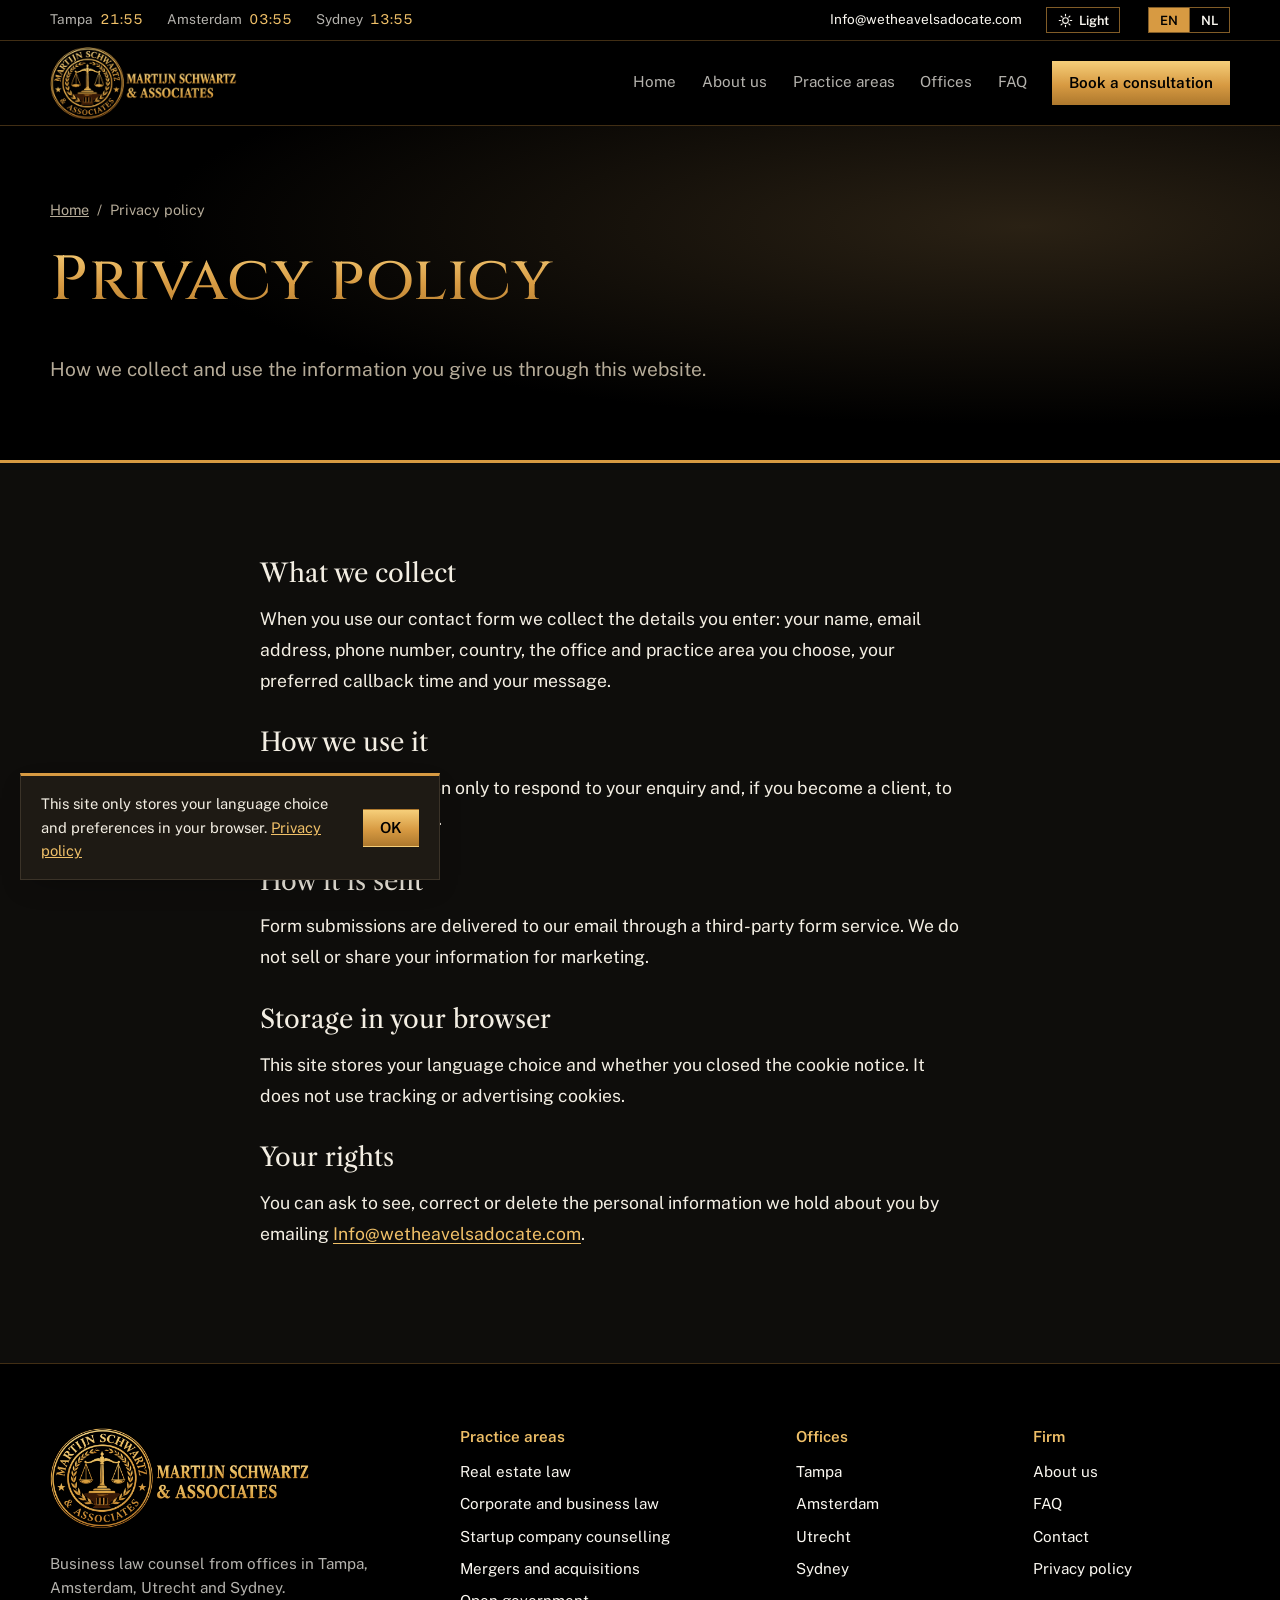
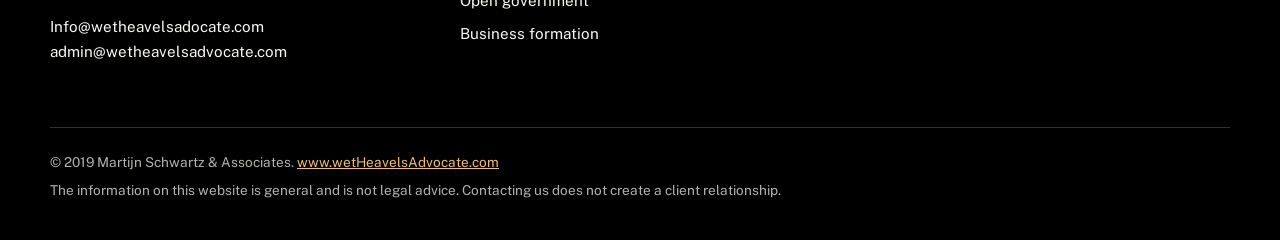
<file: privacy.html>
<!DOCTYPE html>
<html lang="en" data-title-en="Privacy policy | Martijn Schwartz &amp; Associates" data-title-nl="Privacybeleid | Martijn Schwartz &amp; Associates">
<head>
  <meta charset="UTF-8">
  <meta name="viewport" content="width=device-width, initial-scale=1">
  <title>Privacy policy | Martijn Schwartz &amp; Associates</title>
  <meta name="description" content="Privacy policy.">
  <link rel="icon" href="favicon.png" type="image/png">
  <link rel="preconnect" href="https://fonts.googleapis.com">
  <link rel="preconnect" href="https://fonts.gstatic.com" crossorigin>
  <link href="https://fonts.googleapis.com/css2?family=Cinzel:wght@500;600&family=Libre+Caslon+Text:ital,wght@0,400;0,700;1,400&family=Public+Sans:wght@400;500;600&display=swap" rel="stylesheet">
  <link rel="stylesheet" href="styles.css">
  <script>try{var th=localStorage.getItem("msa-theme");document.documentElement.setAttribute("data-theme",th==="light"?"light":"dark");}catch(e){document.documentElement.setAttribute("data-theme","dark");}</script>
</head>
<body>
<a class="skip-link" href="#main" data-nl="Naar de inhoud">Skip to content</a>
<div class="topbar">
  <div class="wrap topbar-inner">
    <span class="tb-clock">Tampa <span class="tb-time" data-tz="America/New_York"></span></span>
    <span class="tb-clock">Amsterdam <span class="tb-time" data-tz="Europe/Amsterdam"></span></span>
    <span class="tb-clock">Sydney <span class="tb-time" data-tz="Australia/Sydney"></span></span>
    <a href="mailto:Info@wetheavelsadocate.com" class="tb-mail">Info@wetheavelsadocate.com</a>
    <button type="button" class="theme-toggle" aria-pressed="false" data-nl-aria="Lichte of donkere weergave" aria-label="Light or dark theme">
      <svg class="ic-sun" viewBox="0 0 24 24" aria-hidden="true"><circle cx="12" cy="12" r="4.5"/><path d="M12 2v2.5M12 19.5V22M2 12h2.5M19.5 12H22M4.9 4.9l1.8 1.8M17.3 17.3l1.8 1.8M4.9 19.1l1.8-1.8M17.3 6.7l1.8-1.8"/></svg>
      <svg class="ic-moon" viewBox="0 0 24 24" aria-hidden="true"><path d="M20 14.5A8 8 0 1 1 9.5 4a6.5 6.5 0 0 0 10.5 10.5z"/></svg>
      <span class="theme-label">Light</span>
    </button>
    <div class="lang-switch" role="group" aria-label="Language / Taal">
      <button type="button" data-lang="en" aria-pressed="true" lang="en">EN</button>
      <button type="button" data-lang="nl" aria-pressed="false" lang="nl">NL</button>
    </div>
  </div>
</div>
<header class="site-header">
  <div class="wrap header-inner">
    <a href="index.html" class="brand" aria-label="Martijn Schwartz &amp; Associates, home">
      <img src="logo.png" alt="Martijn Schwartz &amp; Associates" width="900" height="346">
    </a>
    <button class="nav-toggle" aria-expanded="false" aria-controls="site-nav" data-nl="Menu">Menu</button>
    <nav id="site-nav" class="site-nav" aria-label="Main">
      <a href="index.html" data-nl="Home">Home</a><a href="about.html" data-nl="Over ons">About us</a><a href="practice-areas.html" data-nl="Rechtsgebieden">Practice areas</a><a href="offices.html" data-nl="Kantoren">Offices</a><a href="faq.html" data-nl="Veelgestelde vragen">FAQ</a>
      <a href="contact.html" class="nav-cta" data-nl="Afspraak maken">Book a consultation</a>
    </nav>
  </div>
</header>
<main id="main">
<section class="page-hero">
  <div class="wrap">
    <nav class="crumbs" aria-label="Breadcrumb"><a href="index.html" data-nl="Home">Home</a><span aria-hidden="true">/</span><span aria-current="page" data-nl="Privacybeleid">Privacy policy</span></nav>
    <h1 data-nl="Privacybeleid">Privacy policy</h1>
    <p class="hero-lead" data-nl="Hoe wij de gegevens verzamelen en gebruiken die u via deze website verstrekt.">How we collect and use the information you give us through this website.</p>
  </div>
</section>
<section class="section"><div class="wrap narrow prose"><h2 data-nl="Welke gegevens wij verzamelen">What we collect</h2><p data-nl="Als u ons contactformulier gebruikt, verzamelen wij de gegevens die u invult: uw naam, e-mailadres, telefoonnummer, land, het gekozen kantoor en rechtsgebied, uw voorkeur voor terugbellen en uw bericht.">When you use our contact form we collect the details you enter: your name, email address, phone number, country, the office and practice area you choose, your preferred callback time and your message.</p><h2 data-nl="Hoe wij die gebruiken">How we use it</h2><p data-nl="Wij gebruiken deze gegevens alleen om op uw verzoek te reageren en, als u cliënt wordt, om juridische diensten te verlenen.">We use this information only to respond to your enquiry and, if you become a client, to provide legal services.</p><h2 data-nl="Hoe gegevens worden verzonden">How it is sent</h2><p data-nl="Formulieren worden via een externe formulierdienst naar ons e-mailadres gestuurd. Wij verkopen of delen uw gegevens niet voor marketing.">Form submissions are delivered to our email through a third-party form service. We do not sell or share your information for marketing.</p><h2 data-nl="Opslag in uw browser">Storage in your browser</h2><p data-nl="Deze site bewaart uw taalkeuze en of u de cookiemelding hebt gesloten. Er worden geen tracking- of advertentiecookies gebruikt.">This site stores your language choice and whether you closed the cookie notice. It does not use tracking or advertising cookies.</p><h2 data-nl="Uw rechten">Your rights</h2><p data-nl="U kunt ons vragen uw persoonsgegevens in te zien, te corrigeren of te verwijderen door te mailen naar &lt;a href=&quot;mailto:Info@wetheavelsadocate.com&quot;&gt;Info@wetheavelsadocate.com&lt;/a&gt;.">You can ask to see, correct or delete the personal information we hold about you by emailing <a href="mailto:Info@wetheavelsadocate.com">Info@wetheavelsadocate.com</a>.</p></div></section></main>
<footer class="site-footer">
  <div class="wrap footer-grid">
    <div class="footer-brand">
      <a href="index.html"><img src="logo.png" alt="Martijn Schwartz &amp; Associates" width="900" height="346" loading="lazy"></a>
      <p data-nl="Juridisch advies voor ondernemers vanuit kantoren in Tampa, Amsterdam, Utrecht en Sydney.">Business law counsel from offices in Tampa, Amsterdam, Utrecht and Sydney.</p>
      <p><a href="mailto:Info@wetheavelsadocate.com">Info@wetheavelsadocate.com</a><br><a href="mailto:admin@wetheavelsadvocate.com">admin@wetheavelsadvocate.com</a></p>
    </div>
    <div>
      <h2 class="footer-h" data-nl="Rechtsgebieden">Practice areas</h2>
      <ul><li><a href="real-estate.html" data-nl="Vastgoedrecht">Real estate law</a></li><li><a href="corporate-business.html" data-nl="Ondernemingsrecht">Corporate and business law</a></li><li><a href="startup-counseling.html" data-nl="Advies voor startups">Startup company counselling</a></li><li><a href="mergers-acquisitions.html" data-nl="Fusies en overnames">Mergers and acquisitions</a></li><li><a href="open-government.html" data-nl="Openbaarheid van bestuur">Open government</a></li><li><a href="business-formation.html" data-nl="Oprichting van ondernemingen">Business formation</a></li></ul>
    </div>
    <div>
      <h2 class="footer-h" data-nl="Kantoren">Offices</h2>
      <ul><li><a href="offices.html#tampa">Tampa</a></li><li><a href="offices.html#amsterdam">Amsterdam</a></li><li><a href="offices.html#utrecht">Utrecht</a></li><li><a href="offices.html#sydney">Sydney</a></li></ul>
    </div>
    <div>
      <h2 class="footer-h" data-nl="Kantoor">Firm</h2>
      <ul>
        <li><a href="about.html" data-nl="Over ons">About us</a></li>
        <li><a href="faq.html" data-nl="Veelgestelde vragen">FAQ</a></li>
        <li><a href="contact.html" data-nl="Contact">Contact</a></li>
        <li><a href="privacy.html" data-nl="Privacybeleid">Privacy policy</a></li>
      </ul>
    </div>
  </div>
  <div class="wrap footer-base">
    <p>&copy; 2019 Martijn Schwartz &amp; Associates. <a href="https://www.wetHeavelsAdvocate.com">www.wetHeavelsAdvocate.com</a></p>
    <p data-nl="De informatie op deze website is algemeen van aard en geen juridisch advies. Contact met ons opnemen schept nog geen cliëntrelatie.">The information on this website is general and is not legal advice. Contacting us does not create a client relationship.</p>
  </div>
</footer>
<button class="to-top" aria-label="Back to top" data-nl-aria="Terug naar boven" hidden>&uarr;</button>
<div class="cookie" role="region" aria-label="Cookie notice" hidden>
  <p><span data-nl="Deze site bewaart alleen uw taalkeuze en voorkeuren in uw browser.">This site only stores your language choice and preferences in your browser.</span> <a href="privacy.html" data-nl="Privacybeleid">Privacy policy</a></p>
  <button class="btn btn-gold btn-small" data-cookie-ok>OK</button>
</div>
<script src="script.js"></script>
</body>
</html>
</file>
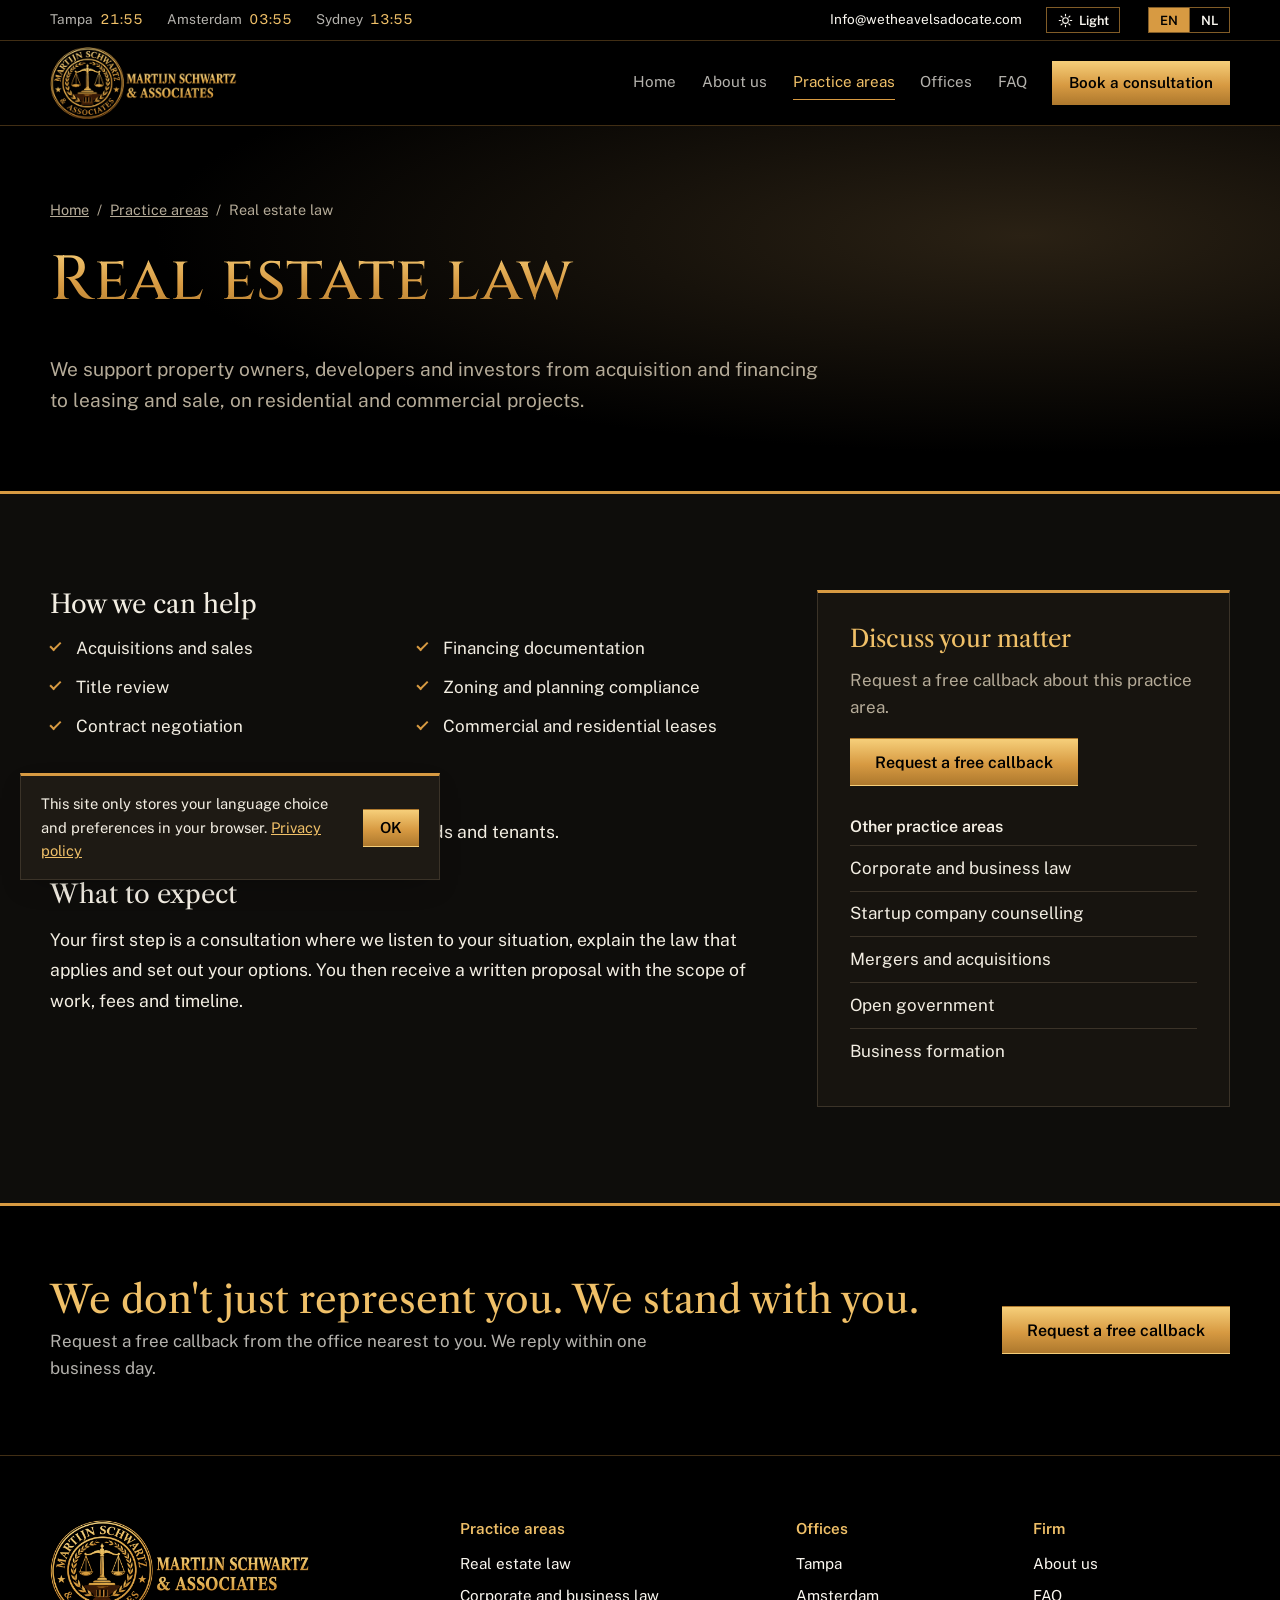
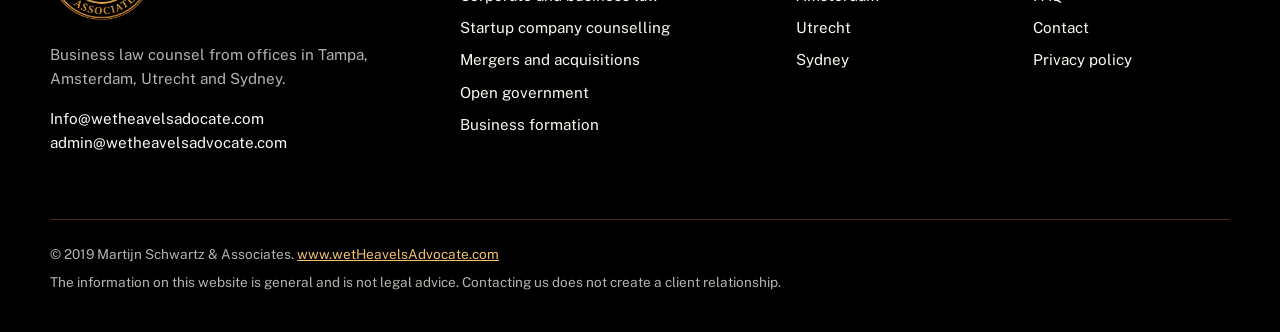
<file: real-estate.html>
<!DOCTYPE html>
<html lang="en" data-title-en="Real estate law | Martijn Schwartz &amp; Associates" data-title-nl="Vastgoedrecht | Martijn Schwartz &amp; Associates">
<head>
  <meta charset="UTF-8">
  <meta name="viewport" content="width=device-width, initial-scale=1">
  <title>Real estate law | Martijn Schwartz &amp; Associates</title>
  <meta name="description" content="Support for owners, developers and investors through every stage of a property transaction.">
  <link rel="icon" href="favicon.png" type="image/png">
  <link rel="preconnect" href="https://fonts.googleapis.com">
  <link rel="preconnect" href="https://fonts.gstatic.com" crossorigin>
  <link href="https://fonts.googleapis.com/css2?family=Cinzel:wght@500;600&family=Libre+Caslon+Text:ital,wght@0,400;0,700;1,400&family=Public+Sans:wght@400;500;600&display=swap" rel="stylesheet">
  <link rel="stylesheet" href="styles.css">
  <script>try{var th=localStorage.getItem("msa-theme");document.documentElement.setAttribute("data-theme",th==="light"?"light":"dark");}catch(e){document.documentElement.setAttribute("data-theme","dark");}</script>
</head>
<body>
<a class="skip-link" href="#main" data-nl="Naar de inhoud">Skip to content</a>
<div class="topbar">
  <div class="wrap topbar-inner">
    <span class="tb-clock">Tampa <span class="tb-time" data-tz="America/New_York"></span></span>
    <span class="tb-clock">Amsterdam <span class="tb-time" data-tz="Europe/Amsterdam"></span></span>
    <span class="tb-clock">Sydney <span class="tb-time" data-tz="Australia/Sydney"></span></span>
    <a href="mailto:Info@wetheavelsadocate.com" class="tb-mail">Info@wetheavelsadocate.com</a>
    <button type="button" class="theme-toggle" aria-pressed="false" data-nl-aria="Lichte of donkere weergave" aria-label="Light or dark theme">
      <svg class="ic-sun" viewBox="0 0 24 24" aria-hidden="true"><circle cx="12" cy="12" r="4.5"/><path d="M12 2v2.5M12 19.5V22M2 12h2.5M19.5 12H22M4.9 4.9l1.8 1.8M17.3 17.3l1.8 1.8M4.9 19.1l1.8-1.8M17.3 6.7l1.8-1.8"/></svg>
      <svg class="ic-moon" viewBox="0 0 24 24" aria-hidden="true"><path d="M20 14.5A8 8 0 1 1 9.5 4a6.5 6.5 0 0 0 10.5 10.5z"/></svg>
      <span class="theme-label">Light</span>
    </button>
    <div class="lang-switch" role="group" aria-label="Language / Taal">
      <button type="button" data-lang="en" aria-pressed="true" lang="en">EN</button>
      <button type="button" data-lang="nl" aria-pressed="false" lang="nl">NL</button>
    </div>
  </div>
</div>
<header class="site-header">
  <div class="wrap header-inner">
    <a href="index.html" class="brand" aria-label="Martijn Schwartz &amp; Associates, home">
      <img src="logo.png" alt="Martijn Schwartz &amp; Associates" width="900" height="346">
    </a>
    <button class="nav-toggle" aria-expanded="false" aria-controls="site-nav" data-nl="Menu">Menu</button>
    <nav id="site-nav" class="site-nav" aria-label="Main">
      <a href="index.html" data-nl="Home">Home</a><a href="about.html" data-nl="Over ons">About us</a><a href="practice-areas.html" aria-current="page" data-nl="Rechtsgebieden">Practice areas</a><a href="offices.html" data-nl="Kantoren">Offices</a><a href="faq.html" data-nl="Veelgestelde vragen">FAQ</a>
      <a href="contact.html" class="nav-cta" data-nl="Afspraak maken">Book a consultation</a>
    </nav>
  </div>
</header>
<main id="main">
<section class="page-hero">
  <div class="wrap">
    <nav class="crumbs" aria-label="Breadcrumb"><a href="index.html" data-nl="Home">Home</a><span aria-hidden="true">/</span><a href="practice-areas.html" data-nl="Rechtsgebieden">Practice areas</a><span aria-hidden="true">/</span><span aria-current="page" data-nl="Vastgoedrecht">Real estate law</span></nav>
    <h1 data-nl="Vastgoedrecht">Real estate law</h1>
    <p class="hero-lead" data-nl="Wij ondersteunen vastgoedeigenaren, ontwikkelaars en beleggers van aankoop en financiering tot verhuur en verkoop, bij woon- en bedrijfsprojecten.">We support property owners, developers and investors from acquisition and financing to leasing and sale, on residential and commercial projects.</p>
  </div>
</section>

<section class="section">
  <div class="wrap detail-grid">
    <div class="prose">
      <h2 data-nl="Waarmee wij helpen">How we can help</h2>
      <ul class="check-list"><li><span data-nl="Aan- en verkoop">Acquisitions and sales</span></li><li><span data-nl="Financieringsdocumentatie">Financing documentation</span></li><li><span data-nl="Onderzoek naar eigendom en titel">Title review</span></li><li><span data-nl="Bestemmingsplannen en ruimtelijke regelgeving">Zoning and planning compliance</span></li><li><span data-nl="Onderhandelen over contracten">Contract negotiation</span></li><li><span data-nl="Huurovereenkomsten voor woon- en bedrijfsruimte">Commercial and residential leases</span></li></ul>
      <h2 data-nl="Voor wie wij werken">Who we act for</h2>
      <p data-nl="Vastgoedeigenaren, ontwikkelaars, beleggers, verhuurders en huurders.">Property owners, developers, investors, landlords and tenants.</p>
      <h2 data-nl="Wat u kunt verwachten">What to expect</h2>
      <p data-nl="De eerste stap is een kennismakingsgesprek waarin wij naar uw situatie luisteren, de toepasselijke regels uitleggen en uw mogelijkheden schetsen. Daarna ontvangt u een schriftelijk voorstel met de werkzaamheden, het honorarium en de planning.">Your first step is a consultation where we listen to your situation, explain the law that applies and set out your options. You then receive a written proposal with the scope of work, fees and timeline.</p>
    </div>
    <aside class="side-card">
      <h2 data-nl="Bespreek uw zaak">Discuss your matter</h2>
      <p data-nl="Vraag een gratis terugbelverzoek aan over dit rechtsgebied.">Request a free callback about this practice area.</p>
      <a href="contact.html?area=real-estate" class="btn btn-gold" data-nl="Gratis terugbelverzoek">Request a free callback</a>
      <h3 data-nl="Andere rechtsgebieden">Other practice areas</h3>
      <ul class="side-links"><li><a href="corporate-business.html" data-nl="Ondernemingsrecht">Corporate and business law</a></li><li><a href="startup-counseling.html" data-nl="Advies voor startups">Startup company counselling</a></li><li><a href="mergers-acquisitions.html" data-nl="Fusies en overnames">Mergers and acquisitions</a></li><li><a href="open-government.html" data-nl="Openbaarheid van bestuur">Open government</a></li><li><a href="business-formation.html" data-nl="Oprichting van ondernemingen">Business formation</a></li></ul>
    </aside>
  </div>
</section>
<section class="cta-band">
  <div class="wrap cta-inner">
    <div>
      <h2 data-nl="Wij vertegenwoordigen u niet alleen. Wij staan naast u.">We don't just represent you. We stand with you.</h2>
      <p data-nl="Vraag een gratis terugbelverzoek aan bij het kantoor bij u in de buurt. Wij reageren binnen één werkdag.">Request a free callback from the office nearest to you. We reply within one business day.</p>
    </div>
    <a href="contact.html" class="btn btn-gold" data-nl="Gratis terugbelverzoek">Request a free callback</a>
  </div>
</section>
</main>
<footer class="site-footer">
  <div class="wrap footer-grid">
    <div class="footer-brand">
      <a href="index.html"><img src="logo.png" alt="Martijn Schwartz &amp; Associates" width="900" height="346" loading="lazy"></a>
      <p data-nl="Juridisch advies voor ondernemers vanuit kantoren in Tampa, Amsterdam, Utrecht en Sydney.">Business law counsel from offices in Tampa, Amsterdam, Utrecht and Sydney.</p>
      <p><a href="mailto:Info@wetheavelsadocate.com">Info@wetheavelsadocate.com</a><br><a href="mailto:admin@wetheavelsadvocate.com">admin@wetheavelsadvocate.com</a></p>
    </div>
    <div>
      <h2 class="footer-h" data-nl="Rechtsgebieden">Practice areas</h2>
      <ul><li><a href="real-estate.html" data-nl="Vastgoedrecht">Real estate law</a></li><li><a href="corporate-business.html" data-nl="Ondernemingsrecht">Corporate and business law</a></li><li><a href="startup-counseling.html" data-nl="Advies voor startups">Startup company counselling</a></li><li><a href="mergers-acquisitions.html" data-nl="Fusies en overnames">Mergers and acquisitions</a></li><li><a href="open-government.html" data-nl="Openbaarheid van bestuur">Open government</a></li><li><a href="business-formation.html" data-nl="Oprichting van ondernemingen">Business formation</a></li></ul>
    </div>
    <div>
      <h2 class="footer-h" data-nl="Kantoren">Offices</h2>
      <ul><li><a href="offices.html#tampa">Tampa</a></li><li><a href="offices.html#amsterdam">Amsterdam</a></li><li><a href="offices.html#utrecht">Utrecht</a></li><li><a href="offices.html#sydney">Sydney</a></li></ul>
    </div>
    <div>
      <h2 class="footer-h" data-nl="Kantoor">Firm</h2>
      <ul>
        <li><a href="about.html" data-nl="Over ons">About us</a></li>
        <li><a href="faq.html" data-nl="Veelgestelde vragen">FAQ</a></li>
        <li><a href="contact.html" data-nl="Contact">Contact</a></li>
        <li><a href="privacy.html" data-nl="Privacybeleid">Privacy policy</a></li>
      </ul>
    </div>
  </div>
  <div class="wrap footer-base">
    <p>&copy; 2019 Martijn Schwartz &amp; Associates. <a href="https://www.wetHeavelsAdvocate.com">www.wetHeavelsAdvocate.com</a></p>
    <p data-nl="De informatie op deze website is algemeen van aard en geen juridisch advies. Contact met ons opnemen schept nog geen cliëntrelatie.">The information on this website is general and is not legal advice. Contacting us does not create a client relationship.</p>
  </div>
</footer>
<button class="to-top" aria-label="Back to top" data-nl-aria="Terug naar boven" hidden>&uarr;</button>
<div class="cookie" role="region" aria-label="Cookie notice" hidden>
  <p><span data-nl="Deze site bewaart alleen uw taalkeuze en voorkeuren in uw browser.">This site only stores your language choice and preferences in your browser.</span> <a href="privacy.html" data-nl="Privacybeleid">Privacy policy</a></p>
  <button class="btn btn-gold btn-small" data-cookie-ok>OK</button>
</div>
<script src="script.js"></script>
</body>
</html>
</file>
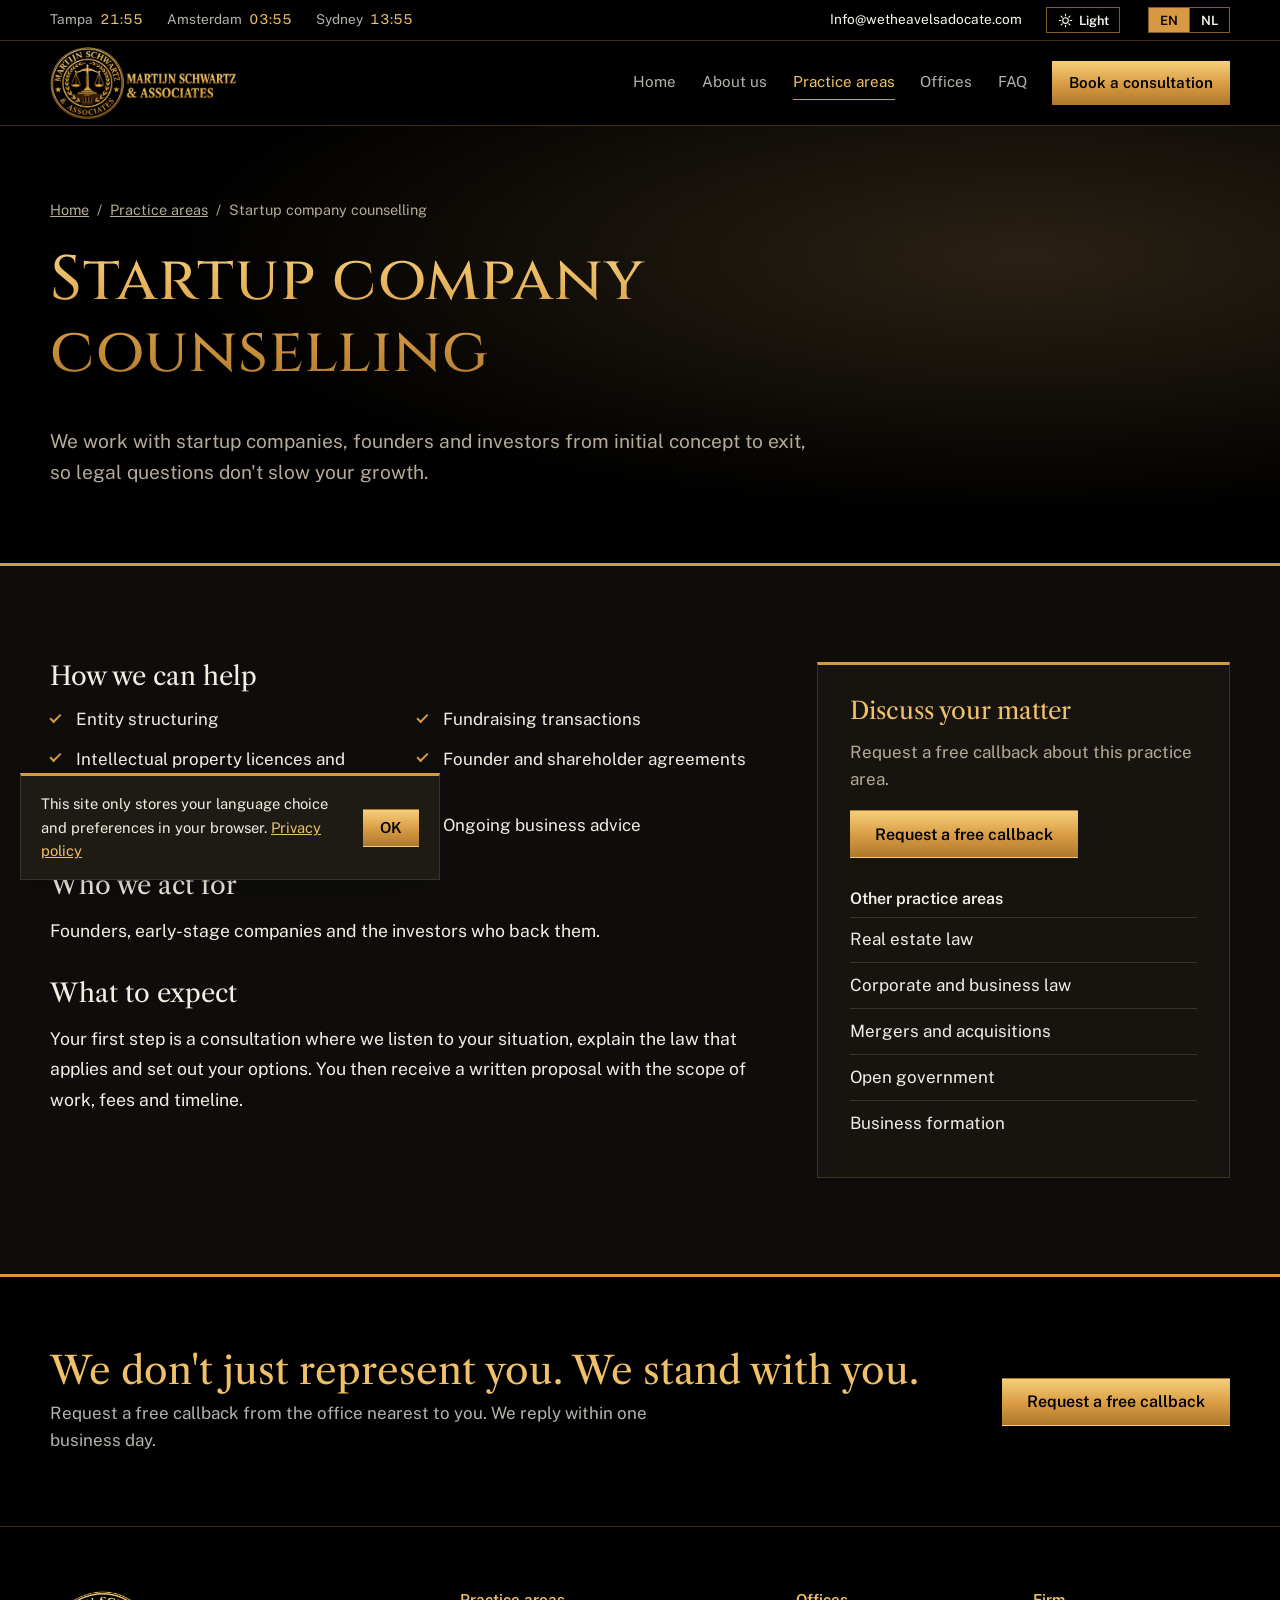
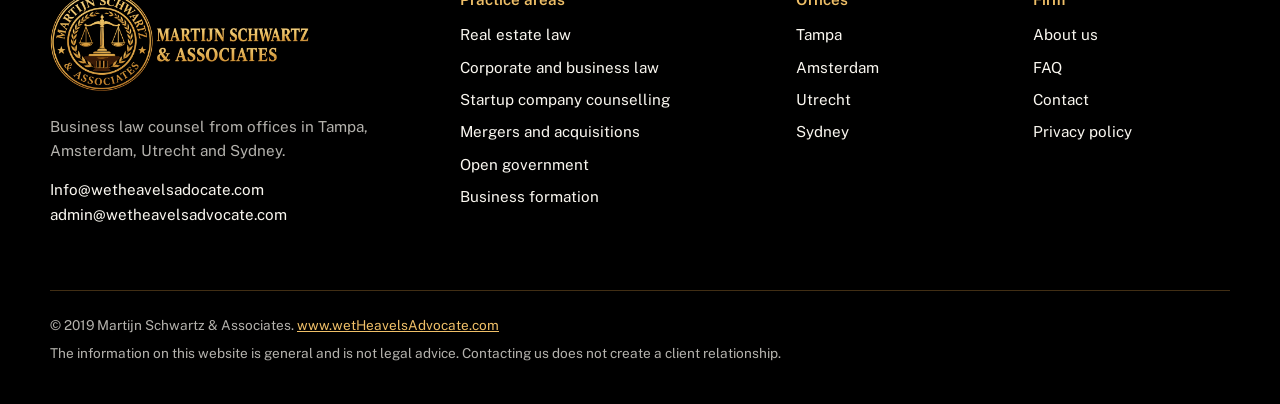
<file: startup-counseling.html>
<!DOCTYPE html>
<html lang="en" data-title-en="Startup company counselling | Martijn Schwartz &amp; Associates" data-title-nl="Advies voor startups | Martijn Schwartz &amp; Associates">
<head>
  <meta charset="UTF-8">
  <meta name="viewport" content="width=device-width, initial-scale=1">
  <title>Startup company counselling | Martijn Schwartz &amp; Associates</title>
  <meta name="description" content="Legal advice for startups, founders and investors from first idea to exit.">
  <link rel="icon" href="favicon.png" type="image/png">
  <link rel="preconnect" href="https://fonts.googleapis.com">
  <link rel="preconnect" href="https://fonts.gstatic.com" crossorigin>
  <link href="https://fonts.googleapis.com/css2?family=Cinzel:wght@500;600&family=Libre+Caslon+Text:ital,wght@0,400;0,700;1,400&family=Public+Sans:wght@400;500;600&display=swap" rel="stylesheet">
  <link rel="stylesheet" href="styles.css">
  <script>try{var th=localStorage.getItem("msa-theme");document.documentElement.setAttribute("data-theme",th==="light"?"light":"dark");}catch(e){document.documentElement.setAttribute("data-theme","dark");}</script>
</head>
<body>
<a class="skip-link" href="#main" data-nl="Naar de inhoud">Skip to content</a>
<div class="topbar">
  <div class="wrap topbar-inner">
    <span class="tb-clock">Tampa <span class="tb-time" data-tz="America/New_York"></span></span>
    <span class="tb-clock">Amsterdam <span class="tb-time" data-tz="Europe/Amsterdam"></span></span>
    <span class="tb-clock">Sydney <span class="tb-time" data-tz="Australia/Sydney"></span></span>
    <a href="mailto:Info@wetheavelsadocate.com" class="tb-mail">Info@wetheavelsadocate.com</a>
    <button type="button" class="theme-toggle" aria-pressed="false" data-nl-aria="Lichte of donkere weergave" aria-label="Light or dark theme">
      <svg class="ic-sun" viewBox="0 0 24 24" aria-hidden="true"><circle cx="12" cy="12" r="4.5"/><path d="M12 2v2.5M12 19.5V22M2 12h2.5M19.5 12H22M4.9 4.9l1.8 1.8M17.3 17.3l1.8 1.8M4.9 19.1l1.8-1.8M17.3 6.7l1.8-1.8"/></svg>
      <svg class="ic-moon" viewBox="0 0 24 24" aria-hidden="true"><path d="M20 14.5A8 8 0 1 1 9.5 4a6.5 6.5 0 0 0 10.5 10.5z"/></svg>
      <span class="theme-label">Light</span>
    </button>
    <div class="lang-switch" role="group" aria-label="Language / Taal">
      <button type="button" data-lang="en" aria-pressed="true" lang="en">EN</button>
      <button type="button" data-lang="nl" aria-pressed="false" lang="nl">NL</button>
    </div>
  </div>
</div>
<header class="site-header">
  <div class="wrap header-inner">
    <a href="index.html" class="brand" aria-label="Martijn Schwartz &amp; Associates, home">
      <img src="logo.png" alt="Martijn Schwartz &amp; Associates" width="900" height="346">
    </a>
    <button class="nav-toggle" aria-expanded="false" aria-controls="site-nav" data-nl="Menu">Menu</button>
    <nav id="site-nav" class="site-nav" aria-label="Main">
      <a href="index.html" data-nl="Home">Home</a><a href="about.html" data-nl="Over ons">About us</a><a href="practice-areas.html" aria-current="page" data-nl="Rechtsgebieden">Practice areas</a><a href="offices.html" data-nl="Kantoren">Offices</a><a href="faq.html" data-nl="Veelgestelde vragen">FAQ</a>
      <a href="contact.html" class="nav-cta" data-nl="Afspraak maken">Book a consultation</a>
    </nav>
  </div>
</header>
<main id="main">
<section class="page-hero">
  <div class="wrap">
    <nav class="crumbs" aria-label="Breadcrumb"><a href="index.html" data-nl="Home">Home</a><span aria-hidden="true">/</span><a href="practice-areas.html" data-nl="Rechtsgebieden">Practice areas</a><span aria-hidden="true">/</span><span aria-current="page" data-nl="Advies voor startups">Startup company counselling</span></nav>
    <h1 data-nl="Advies voor startups">Startup company counselling</h1>
    <p class="hero-lead" data-nl="Wij werken met startups, oprichters en investeerders van het eerste concept tot de exit, zodat juridische vragen uw groei niet afremmen.">We work with startup companies, founders and investors from initial concept to exit, so legal questions don't slow your growth.</p>
  </div>
</section>

<section class="section">
  <div class="wrap detail-grid">
    <div class="prose">
      <h2 data-nl="Waarmee wij helpen">How we can help</h2>
      <ul class="check-list"><li><span data-nl="Keuze en inrichting van de rechtsvorm">Entity structuring</span></li><li><span data-nl="Financieringsrondes">Fundraising transactions</span></li><li><span data-nl="Licenties en overdracht van intellectueel eigendom">Intellectual property licences and assignments</span></li><li><span data-nl="Oprichters- en aandeelhoudersovereenkomsten">Founder and shareholder agreements</span></li><li><span data-nl="Participatieregelingen voor medewerkers">Employee equity plans</span></li><li><span data-nl="Doorlopend zakelijk advies">Ongoing business advice</span></li></ul>
      <h2 data-nl="Voor wie wij werken">Who we act for</h2>
      <p data-nl="Oprichters, jonge ondernemingen en de investeerders die hen steunen.">Founders, early-stage companies and the investors who back them.</p>
      <h2 data-nl="Wat u kunt verwachten">What to expect</h2>
      <p data-nl="De eerste stap is een kennismakingsgesprek waarin wij naar uw situatie luisteren, de toepasselijke regels uitleggen en uw mogelijkheden schetsen. Daarna ontvangt u een schriftelijk voorstel met de werkzaamheden, het honorarium en de planning.">Your first step is a consultation where we listen to your situation, explain the law that applies and set out your options. You then receive a written proposal with the scope of work, fees and timeline.</p>
    </div>
    <aside class="side-card">
      <h2 data-nl="Bespreek uw zaak">Discuss your matter</h2>
      <p data-nl="Vraag een gratis terugbelverzoek aan over dit rechtsgebied.">Request a free callback about this practice area.</p>
      <a href="contact.html?area=startup-counseling" class="btn btn-gold" data-nl="Gratis terugbelverzoek">Request a free callback</a>
      <h3 data-nl="Andere rechtsgebieden">Other practice areas</h3>
      <ul class="side-links"><li><a href="real-estate.html" data-nl="Vastgoedrecht">Real estate law</a></li><li><a href="corporate-business.html" data-nl="Ondernemingsrecht">Corporate and business law</a></li><li><a href="mergers-acquisitions.html" data-nl="Fusies en overnames">Mergers and acquisitions</a></li><li><a href="open-government.html" data-nl="Openbaarheid van bestuur">Open government</a></li><li><a href="business-formation.html" data-nl="Oprichting van ondernemingen">Business formation</a></li></ul>
    </aside>
  </div>
</section>
<section class="cta-band">
  <div class="wrap cta-inner">
    <div>
      <h2 data-nl="Wij vertegenwoordigen u niet alleen. Wij staan naast u.">We don't just represent you. We stand with you.</h2>
      <p data-nl="Vraag een gratis terugbelverzoek aan bij het kantoor bij u in de buurt. Wij reageren binnen één werkdag.">Request a free callback from the office nearest to you. We reply within one business day.</p>
    </div>
    <a href="contact.html" class="btn btn-gold" data-nl="Gratis terugbelverzoek">Request a free callback</a>
  </div>
</section>
</main>
<footer class="site-footer">
  <div class="wrap footer-grid">
    <div class="footer-brand">
      <a href="index.html"><img src="logo.png" alt="Martijn Schwartz &amp; Associates" width="900" height="346" loading="lazy"></a>
      <p data-nl="Juridisch advies voor ondernemers vanuit kantoren in Tampa, Amsterdam, Utrecht en Sydney.">Business law counsel from offices in Tampa, Amsterdam, Utrecht and Sydney.</p>
      <p><a href="mailto:Info@wetheavelsadocate.com">Info@wetheavelsadocate.com</a><br><a href="mailto:admin@wetheavelsadvocate.com">admin@wetheavelsadvocate.com</a></p>
    </div>
    <div>
      <h2 class="footer-h" data-nl="Rechtsgebieden">Practice areas</h2>
      <ul><li><a href="real-estate.html" data-nl="Vastgoedrecht">Real estate law</a></li><li><a href="corporate-business.html" data-nl="Ondernemingsrecht">Corporate and business law</a></li><li><a href="startup-counseling.html" data-nl="Advies voor startups">Startup company counselling</a></li><li><a href="mergers-acquisitions.html" data-nl="Fusies en overnames">Mergers and acquisitions</a></li><li><a href="open-government.html" data-nl="Openbaarheid van bestuur">Open government</a></li><li><a href="business-formation.html" data-nl="Oprichting van ondernemingen">Business formation</a></li></ul>
    </div>
    <div>
      <h2 class="footer-h" data-nl="Kantoren">Offices</h2>
      <ul><li><a href="offices.html#tampa">Tampa</a></li><li><a href="offices.html#amsterdam">Amsterdam</a></li><li><a href="offices.html#utrecht">Utrecht</a></li><li><a href="offices.html#sydney">Sydney</a></li></ul>
    </div>
    <div>
      <h2 class="footer-h" data-nl="Kantoor">Firm</h2>
      <ul>
        <li><a href="about.html" data-nl="Over ons">About us</a></li>
        <li><a href="faq.html" data-nl="Veelgestelde vragen">FAQ</a></li>
        <li><a href="contact.html" data-nl="Contact">Contact</a></li>
        <li><a href="privacy.html" data-nl="Privacybeleid">Privacy policy</a></li>
      </ul>
    </div>
  </div>
  <div class="wrap footer-base">
    <p>&copy; 2019 Martijn Schwartz &amp; Associates. <a href="https://www.wetHeavelsAdvocate.com">www.wetHeavelsAdvocate.com</a></p>
    <p data-nl="De informatie op deze website is algemeen van aard en geen juridisch advies. Contact met ons opnemen schept nog geen cliëntrelatie.">The information on this website is general and is not legal advice. Contacting us does not create a client relationship.</p>
  </div>
</footer>
<button class="to-top" aria-label="Back to top" data-nl-aria="Terug naar boven" hidden>&uarr;</button>
<div class="cookie" role="region" aria-label="Cookie notice" hidden>
  <p><span data-nl="Deze site bewaart alleen uw taalkeuze en voorkeuren in uw browser.">This site only stores your language choice and preferences in your browser.</span> <a href="privacy.html" data-nl="Privacybeleid">Privacy policy</a></p>
  <button class="btn btn-gold btn-small" data-cookie-ok>OK</button>
</div>
<script src="script.js"></script>
</body>
</html>
</file>
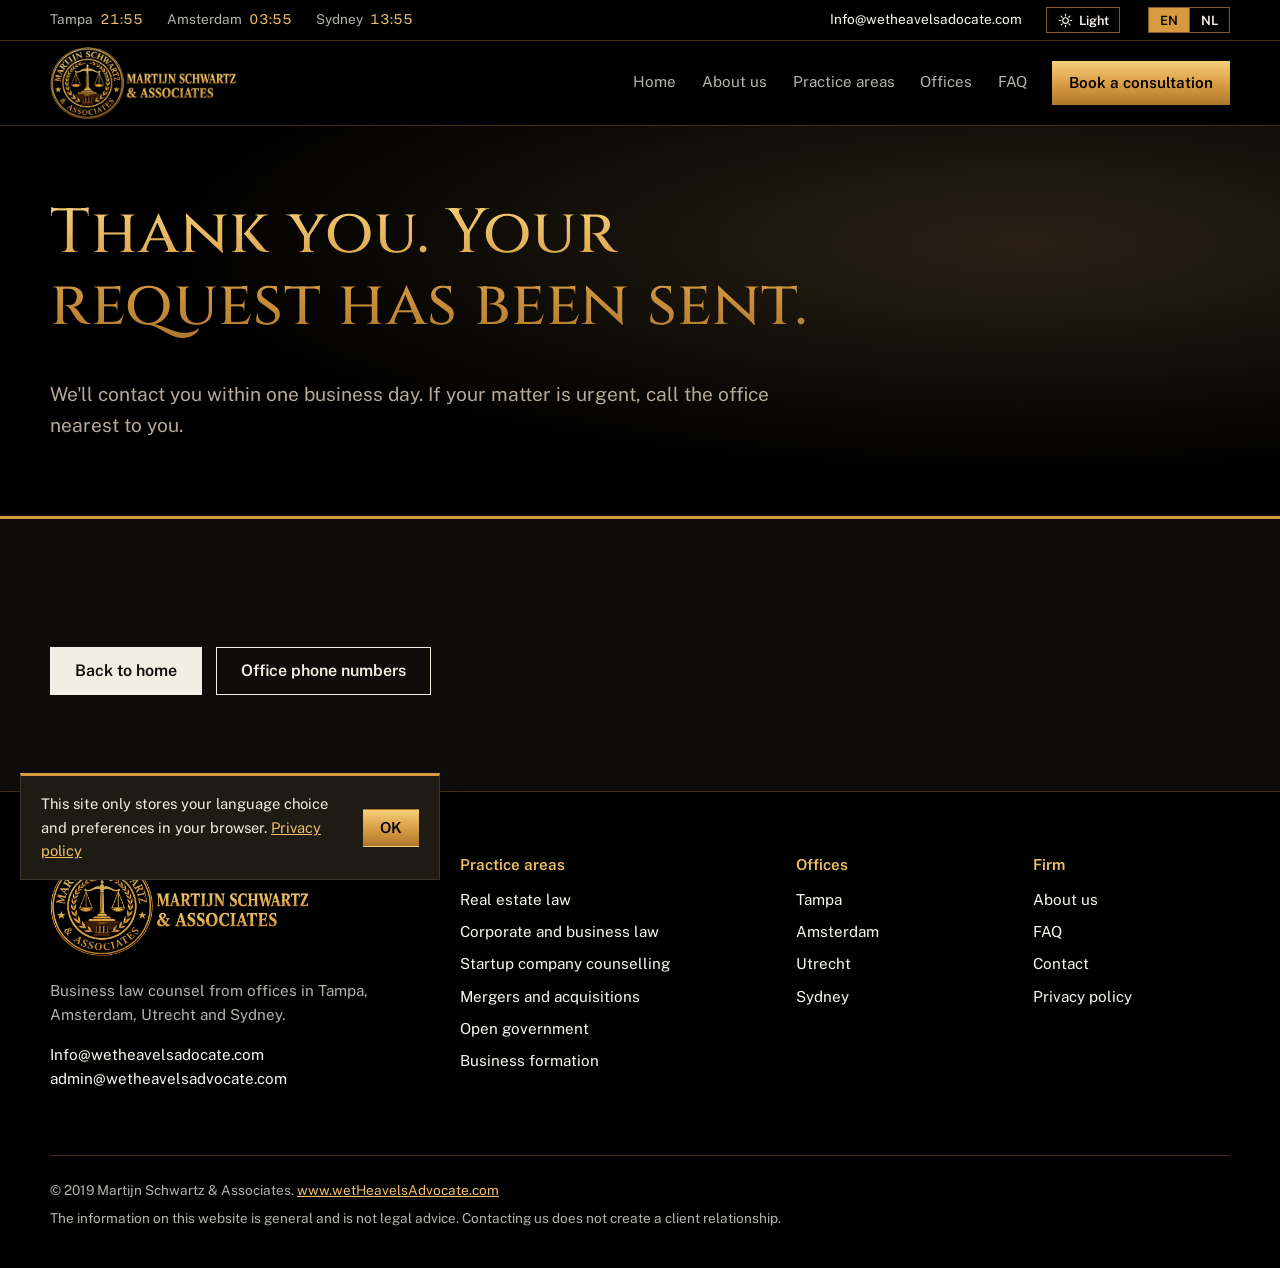
<file: thank-you.html>
<!DOCTYPE html>
<html lang="en" data-title-en="Request sent | Martijn Schwartz &amp; Associates" data-title-nl="Verzoek verstuurd | Martijn Schwartz &amp; Associates">
<head>
  <meta charset="UTF-8">
  <meta name="viewport" content="width=device-width, initial-scale=1">
  <title>Request sent | Martijn Schwartz &amp; Associates</title>
  <meta name="description" content="Request sent.">
  <link rel="icon" href="favicon.png" type="image/png">
  <link rel="preconnect" href="https://fonts.googleapis.com">
  <link rel="preconnect" href="https://fonts.gstatic.com" crossorigin>
  <link href="https://fonts.googleapis.com/css2?family=Cinzel:wght@500;600&family=Libre+Caslon+Text:ital,wght@0,400;0,700;1,400&family=Public+Sans:wght@400;500;600&display=swap" rel="stylesheet">
  <link rel="stylesheet" href="styles.css">
  <script>try{var th=localStorage.getItem("msa-theme");document.documentElement.setAttribute("data-theme",th==="light"?"light":"dark");}catch(e){document.documentElement.setAttribute("data-theme","dark");}</script>
</head>
<body>
<a class="skip-link" href="#main" data-nl="Naar de inhoud">Skip to content</a>
<div class="topbar">
  <div class="wrap topbar-inner">
    <span class="tb-clock">Tampa <span class="tb-time" data-tz="America/New_York"></span></span>
    <span class="tb-clock">Amsterdam <span class="tb-time" data-tz="Europe/Amsterdam"></span></span>
    <span class="tb-clock">Sydney <span class="tb-time" data-tz="Australia/Sydney"></span></span>
    <a href="mailto:Info@wetheavelsadocate.com" class="tb-mail">Info@wetheavelsadocate.com</a>
    <button type="button" class="theme-toggle" aria-pressed="false" data-nl-aria="Lichte of donkere weergave" aria-label="Light or dark theme">
      <svg class="ic-sun" viewBox="0 0 24 24" aria-hidden="true"><circle cx="12" cy="12" r="4.5"/><path d="M12 2v2.5M12 19.5V22M2 12h2.5M19.5 12H22M4.9 4.9l1.8 1.8M17.3 17.3l1.8 1.8M4.9 19.1l1.8-1.8M17.3 6.7l1.8-1.8"/></svg>
      <svg class="ic-moon" viewBox="0 0 24 24" aria-hidden="true"><path d="M20 14.5A8 8 0 1 1 9.5 4a6.5 6.5 0 0 0 10.5 10.5z"/></svg>
      <span class="theme-label">Light</span>
    </button>
    <div class="lang-switch" role="group" aria-label="Language / Taal">
      <button type="button" data-lang="en" aria-pressed="true" lang="en">EN</button>
      <button type="button" data-lang="nl" aria-pressed="false" lang="nl">NL</button>
    </div>
  </div>
</div>
<header class="site-header">
  <div class="wrap header-inner">
    <a href="index.html" class="brand" aria-label="Martijn Schwartz &amp; Associates, home">
      <img src="logo.png" alt="Martijn Schwartz &amp; Associates" width="900" height="346">
    </a>
    <button class="nav-toggle" aria-expanded="false" aria-controls="site-nav" data-nl="Menu">Menu</button>
    <nav id="site-nav" class="site-nav" aria-label="Main">
      <a href="index.html" data-nl="Home">Home</a><a href="about.html" data-nl="Over ons">About us</a><a href="practice-areas.html" data-nl="Rechtsgebieden">Practice areas</a><a href="offices.html" data-nl="Kantoren">Offices</a><a href="faq.html" data-nl="Veelgestelde vragen">FAQ</a>
      <a href="contact.html" class="nav-cta" data-nl="Afspraak maken">Book a consultation</a>
    </nav>
  </div>
</header>
<main id="main">
<section class="page-hero">
  <div class="wrap">
    
    <h1 data-nl="Bedankt. Uw verzoek is verstuurd.">Thank you. Your request has been sent.</h1>
    <p class="hero-lead" data-nl="Wij nemen binnen één werkdag contact met u op. Is uw zaak dringend? Bel dan het kantoor bij u in de buurt.">We'll contact you within one business day. If your matter is urgent, call the office nearest to you.</p>
  </div>
</section>

<section class="section"><div class="wrap hero-actions">
  <a href="index.html" class="btn btn-dark" data-nl="Terug naar home">Back to home</a>
  <a href="offices.html" class="btn btn-outline" data-nl="Telefoonnummers kantoren">Office phone numbers</a>
</div></section>
</main>
<footer class="site-footer">
  <div class="wrap footer-grid">
    <div class="footer-brand">
      <a href="index.html"><img src="logo.png" alt="Martijn Schwartz &amp; Associates" width="900" height="346" loading="lazy"></a>
      <p data-nl="Juridisch advies voor ondernemers vanuit kantoren in Tampa, Amsterdam, Utrecht en Sydney.">Business law counsel from offices in Tampa, Amsterdam, Utrecht and Sydney.</p>
      <p><a href="mailto:Info@wetheavelsadocate.com">Info@wetheavelsadocate.com</a><br><a href="mailto:admin@wetheavelsadvocate.com">admin@wetheavelsadvocate.com</a></p>
    </div>
    <div>
      <h2 class="footer-h" data-nl="Rechtsgebieden">Practice areas</h2>
      <ul><li><a href="real-estate.html" data-nl="Vastgoedrecht">Real estate law</a></li><li><a href="corporate-business.html" data-nl="Ondernemingsrecht">Corporate and business law</a></li><li><a href="startup-counseling.html" data-nl="Advies voor startups">Startup company counselling</a></li><li><a href="mergers-acquisitions.html" data-nl="Fusies en overnames">Mergers and acquisitions</a></li><li><a href="open-government.html" data-nl="Openbaarheid van bestuur">Open government</a></li><li><a href="business-formation.html" data-nl="Oprichting van ondernemingen">Business formation</a></li></ul>
    </div>
    <div>
      <h2 class="footer-h" data-nl="Kantoren">Offices</h2>
      <ul><li><a href="offices.html#tampa">Tampa</a></li><li><a href="offices.html#amsterdam">Amsterdam</a></li><li><a href="offices.html#utrecht">Utrecht</a></li><li><a href="offices.html#sydney">Sydney</a></li></ul>
    </div>
    <div>
      <h2 class="footer-h" data-nl="Kantoor">Firm</h2>
      <ul>
        <li><a href="about.html" data-nl="Over ons">About us</a></li>
        <li><a href="faq.html" data-nl="Veelgestelde vragen">FAQ</a></li>
        <li><a href="contact.html" data-nl="Contact">Contact</a></li>
        <li><a href="privacy.html" data-nl="Privacybeleid">Privacy policy</a></li>
      </ul>
    </div>
  </div>
  <div class="wrap footer-base">
    <p>&copy; 2019 Martijn Schwartz &amp; Associates. <a href="https://www.wetHeavelsAdvocate.com">www.wetHeavelsAdvocate.com</a></p>
    <p data-nl="De informatie op deze website is algemeen van aard en geen juridisch advies. Contact met ons opnemen schept nog geen cliëntrelatie.">The information on this website is general and is not legal advice. Contacting us does not create a client relationship.</p>
  </div>
</footer>
<button class="to-top" aria-label="Back to top" data-nl-aria="Terug naar boven" hidden>&uarr;</button>
<div class="cookie" role="region" aria-label="Cookie notice" hidden>
  <p><span data-nl="Deze site bewaart alleen uw taalkeuze en voorkeuren in uw browser.">This site only stores your language choice and preferences in your browser.</span> <a href="privacy.html" data-nl="Privacybeleid">Privacy policy</a></p>
  <button class="btn btn-gold btn-small" data-cookie-ok>OK</button>
</div>
<script src="script.js"></script>
</body>
</html>
</file>
<file: styles.css>
/* Martijn Schwartz & Associates - styles (colours taken from the firm's logo) */
:root {
  --black: #000000;
  --coal: #14120e;
  --coal-2: #221e17;
  --gold: #d79a42;
  --gold-light: #f0c068;
  --gold-deep: #ad782d;
  --ivory: #faf7f0;
  --sand: #f1ebdf;
  --line: #e2d9c7;
  --ink: #1c1a16;
  --muted: #625b4f;
  --error: #b3382c;
  --gold-grad: linear-gradient(180deg, #f6cf7a 0%, #d79a42 55%, #ad782d 100%);
  --display: "Cinzel", "Trajan Pro", Georgia, serif;
  --serif: "Libre Caslon Text", Georgia, "Times New Roman", serif;
  --sans: "Public Sans", "Helvetica Neue", Arial, sans-serif;
  --wrap: 1180px;
}

/* ---------- THEMES ----------
   Dark is the default. The sun/moon button switches to light.
   Change colours for each theme here. */
:root, [data-theme="dark"] {
  --bg: #0e0d0b;
  --bg-alt: #17140f;
  --surface: #1e1a14;
  --surface-hover: #262118;
  --text: #f3eee3;
  --text-muted: #b5ab98;
  --border: #3b3328;
  --chrome: #000000;
  --chrome-text: #faf7f0;
  --chrome-muted: rgba(250,247,240,0.72);
  --chrome-border: rgba(215,154,66,0.3);
  --link: #f0c068;
  --heading-accent: #f0c068;
  --title-grad: linear-gradient(180deg, #f6cf7a 0%, #d79a42 55%, #ad782d 100%);
  --hero-bg: radial-gradient(ellipse at 80% 30%, #2a2114 0%, #000 60%);
  --shadow: 0 18px 40px -20px rgba(0,0,0,0.9);
  color-scheme: dark;
}
[data-theme="light"] {
  --bg: #ffffff;
  --bg-alt: #f7f3eb;
  --surface: #ffffff;
  --surface-hover: #fbf7ef;
  --text: #1c1a16;
  --text-muted: #5f584c;
  --border: #e5ddcc;
  --chrome: #ffffff;
  --chrome-text: #1c1a16;
  --chrome-muted: #5f584c;
  --chrome-border: #e5ddcc;
  --link: #94641f;
  --heading-accent: #94641f;
  --title-grad: linear-gradient(180deg, #c78a32 0%, #a8742a 50%, #7c5419 100%);
  --hero-bg: radial-gradient(ellipse at 80% 30%, #fbf1de 0%, #ffffff 60%);
  --shadow: 0 18px 40px -22px rgba(60,40,10,0.35);
  color-scheme: light;
}

*, *::before, *::after { box-sizing: border-box; }
html { scroll-behavior: smooth; scroll-padding-top: 110px; }
@media (prefers-reduced-motion: reduce) { html { scroll-behavior: auto; } *, *::before, *::after { transition: none !important; animation: none !important; } }

body { margin: 0; font-family: var(--sans); font-size: 1.0625rem; line-height: 1.6; color: var(--text); background: var(--bg); transition: background-color 0.25s, color 0.25s; }
h1, h2, h3 { font-family: var(--serif); font-weight: 400; line-height: 1.15; margin: 0 0 0.6em; }
h1 { font-family: var(--display); font-weight: 500; font-size: clamp(2.2rem, 5vw, 3.9rem); letter-spacing: 0.01em; max-width: 20ch; }
h2 { font-size: clamp(1.7rem, 3.2vw, 2.4rem); }
h3 { font-size: 1.3rem; }
p { margin: 0 0 1em; max-width: 64ch; }
a { color: inherit; }
img, iframe { max-width: 100%; }
:focus-visible { outline: 2px solid var(--gold); outline-offset: 3px; }
.muted { color: var(--text-muted); }
.wrap { width: min(100% - 2.5rem, var(--wrap)); margin-inline: auto; }
.narrow { max-width: 760px; }

.skip-link { position: absolute; left: 1rem; top: -100px; background: var(--gold); color: var(--black); padding: 0.6rem 1rem; z-index: 100; }
.skip-link:focus { top: 0.5rem; }

/* Top bar */
.topbar { background: var(--chrome); color: var(--chrome-muted); font-size: 0.85rem; border-bottom: 1px solid var(--chrome-border); }
.topbar-inner { display: flex; gap: 1.5rem; align-items: center; min-height: 40px; flex-wrap: wrap; }
.tb-time { color: var(--link); font-variant-numeric: tabular-nums; margin-left: 0.25rem; }
.tb-mail { margin-left: auto; color: var(--chrome-text); text-decoration: none; }
.tb-mail:hover { color: var(--link); }

.lang-switch { display: inline-flex; border: 1px solid rgba(215,154,66,0.6); }
.lang-switch button { font: 600 0.8rem var(--sans); letter-spacing: 0.04em; background: none; border: 0; color: var(--chrome-text); padding: 0.3rem 0.65rem; cursor: pointer; }
.lang-switch button + button { border-left: 1px solid rgba(215,154,66,0.6); }
.lang-switch button[aria-pressed="true"] { background: var(--gold); color: var(--black); }
.lang-switch button:not([aria-pressed="true"]):hover { color: var(--link); }

/* Header */
.site-header { position: sticky; top: 0; z-index: 20; background: var(--chrome); border-bottom: 1px solid var(--chrome-border); transition: box-shadow 0.2s; }
.site-header.is-scrolled { box-shadow: 0 8px 22px -14px rgba(0,0,0,0.8); }
.header-inner { display: flex; align-items: center; justify-content: space-between; min-height: 84px; gap: 1rem; }
.brand { display: block; line-height: 0; }
.brand img { height: 72px; width: auto; }

.site-nav { display: flex; align-items: center; gap: 1.6rem; }
.site-nav a { text-decoration: none; font-size: 0.95rem; color: var(--chrome-muted); padding: 0.3rem 0; border-bottom: 1px solid transparent; }
.site-nav a:hover { color: var(--link); }
.site-nav a[aria-current="page"] { color: var(--link); border-bottom-color: var(--gold); }
.site-nav .nav-cta { background: var(--gold-grad); color: var(--black); font-weight: 600; padding: 0.6rem 1.05rem; border: 0; }
.site-nav .nav-cta:hover, .site-nav .nav-cta[aria-current="page"] { color: var(--black); filter: brightness(1.08); }
.nav-toggle { display: none; font: inherit; font-size: 0.95rem; background: none; border: 1px solid var(--gold); color: var(--link); padding: 0.4rem 0.9rem; cursor: pointer; }

/* Buttons */
.btn { display: inline-block; font: 600 1rem var(--sans); padding: 0.85rem 1.5rem; text-decoration: none; border: 1px solid transparent; cursor: pointer; text-align: center; transition: filter 0.15s, background-color 0.15s, color 0.15s; }
.btn-small { padding: 0.6rem 1rem; font-size: 0.95rem; }
.btn-gold { background: var(--gold-grad); color: var(--black); }
.btn-gold:hover { filter: brightness(1.08); }
.btn-gold:disabled { opacity: 0.6; cursor: wait; }
.btn-dark { background: var(--text); color: var(--bg); }
.btn-dark:hover { opacity: 0.88; }
.btn-outline { border-color: var(--text); color: var(--text); }
.btn-outline:hover { background: var(--text); color: var(--bg); }
.btn-outline-light { border-color: var(--gold); color: var(--link); }
.btn-outline-light:hover { background: rgba(215,154,66,0.12); }
.text-link { color: var(--link); font-weight: 600; text-decoration-color: var(--gold); text-underline-offset: 4px; }
.text-btn { font: inherit; font-size: 0.95rem; background: none; border: 0; padding: 0; color: var(--link); text-decoration: underline; text-underline-offset: 4px; cursor: pointer; }

/* Home hero */
.hero { background: var(--hero-bg); color: var(--text); padding: clamp(3.5rem, 8vw, 6rem) 0 0; overflow: hidden; }
.hero-grid { display: grid; grid-template-columns: 1.5fr 1fr; gap: 3rem; align-items: center; }
.hero h1 { background: var(--title-grad); -webkit-background-clip: text; background-clip: text; color: transparent; }
.hero-lead { font-size: 1.2rem; color: var(--text-muted); margin-top: 1.2rem; }
.hero-actions { display: flex; flex-wrap: wrap; gap: 0.9rem; margin-top: 2rem; }
.hero-media { position: relative; margin: 0; justify-self: end; width: 100%; max-width: 420px; }
.hero-media::before { content: ""; position: absolute; inset: 18px -18px -18px 18px; border: 1px solid var(--gold); z-index: 0; }
.hero-photo { position: relative; z-index: 1; display: block; width: 100%; height: auto; aspect-ratio: 760 / 915; object-fit: cover; box-shadow: var(--shadow); }
.hero-seal { position: absolute; z-index: 2; left: -48px; bottom: 36px; width: 120px; height: auto; border-radius: 50%; background: #000; padding: 6px; box-shadow: var(--shadow); animation: seal-in 1.2s ease-out 0.2s both; }
@keyframes seal-in { from { opacity: 0; transform: scale(0.85) rotate(-12deg); } to { opacity: 1; transform: none; } }

.theme-toggle { display: inline-flex; align-items: center; gap: 0.4rem; font: 600 0.8rem var(--sans); background: none; border: 1px solid rgba(215,154,66,0.6); color: var(--chrome-text); padding: 0.28rem 0.65rem; cursor: pointer; }
.theme-toggle:hover { color: var(--link); }
.theme-toggle svg { width: 15px; height: 15px; fill: none; stroke: currentColor; stroke-width: 1.8; stroke-linecap: round; }
.ic-moon { display: none; }
[data-theme="light"] .ic-sun { display: none; }
[data-theme="light"] .ic-moon { display: block; }
.lang-switch { margin-left: 0.25rem; }
.topbar, .site-header, .hero, .page-hero, .section, .cta-band, .site-footer, .pa-grid li, .side-card, .contact-side { transition: background-color 0.25s, color 0.25s, border-color 0.25s; }

.clocks { list-style: none; padding: 0; margin: clamp(3rem, 7vw, 4.5rem) 0 0; display: grid; grid-template-columns: repeat(3, 1fr); border-top: 1px solid var(--gold); }
.clock + .clock { border-left: 1px solid var(--border); }
.clock a { display: flex; flex-direction: column; gap: 0.25rem; padding: 1.4rem 1.5rem 2.5rem 0; text-decoration: none; }
.clock + .clock a { padding-left: 1.5rem; }
.clock a:hover .clock-city { color: var(--link); text-decoration: underline; }
.clock-city { font-size: 0.95rem; color: var(--text-muted); }
.clock-time { font-family: var(--display); font-size: clamp(2.4rem, 6vw, 4.4rem); line-height: 1; font-variant-numeric: tabular-nums; color: var(--heading-accent); }
.clock-status { font-size: 0.9rem; color: var(--text-muted); }
.clock-status.is-open { color: var(--link); font-weight: 600; }
.clock-status.is-open::before { content: ""; display: inline-block; width: 7px; height: 7px; border-radius: 50%; background: var(--gold); margin-right: 0.4rem; vertical-align: middle; }


/* Inner page hero */
.page-hero { background: var(--hero-bg); color: var(--text); padding: clamp(3rem, 7vw, 4.5rem) 0 clamp(2.5rem, 5vw, 3.5rem); border-bottom: 3px solid var(--gold); }
.page-hero h1 { background: var(--title-grad); -webkit-background-clip: text; background-clip: text; color: transparent; }
.crumbs { display: flex; flex-wrap: wrap; gap: 0.5rem; font-size: 0.9rem; color: var(--text-muted); margin-bottom: 1.5rem; }
.crumbs a { color: var(--text-muted); }
.crumbs a:hover { color: var(--link); }

/* Sections */
.section { padding: clamp(3.5rem, 8vw, 6rem) 0; }
.section-alt { background: var(--bg-alt); }
.section-dark { background: var(--bg-alt); border-block: 1px solid var(--border); }
.section-dark h2 { color: var(--heading-accent); }
.section-head { display: flex; justify-content: space-between; align-items: baseline; gap: 1rem; flex-wrap: wrap; margin-bottom: 1.5rem; }
.split { display: grid; grid-template-columns: 1fr 2fr; gap: 3rem; }
.prose p { font-size: 1.1rem; line-height: 1.75; }
.prose h2 { font-size: 1.6rem; margin-top: 2rem; }
.prose h2:first-child { margin-top: 0; }
.prose a:not(.text-link) { color: var(--link); text-underline-offset: 3px; }

/* Mission / vision / commitment */
.mvv { display: grid; grid-template-columns: repeat(3, 1fr); gap: 0; margin-top: 2rem; border-top: 1px solid var(--gold); }
.mvv-item { padding: 2rem 2rem 0.5rem 0; }
.mvv-item + .mvv-item { padding-left: 2rem; border-left: 1px solid var(--border); }
.mvv-item h3 { font-family: var(--display); font-size: 1.15rem; letter-spacing: 0.04em; color: var(--gold); }
.mvv-item p { color: var(--text-muted); line-height: 1.7; }

/* Steps (a real sequence) */
.steps { list-style: none; counter-reset: step; margin: 0; padding: 0; }
.steps li { counter-increment: step; position: relative; padding: 0 0 2rem 3.5rem; border-left: 1px solid var(--border); margin-left: 1rem; }
.steps li:last-child { border-left-color: transparent; padding-bottom: 0; }
.steps li::before { content: counter(step); position: absolute; left: -1rem; top: -0.15rem; width: 2rem; height: 2rem; display: grid; place-items: center; background: var(--gold-grad); border-radius: 50%; font-family: var(--display); color: #000; }
.steps h3 { margin-bottom: 0.3rem; }
.steps p { color: var(--text-muted); margin: 0; }

/* Practice grid */
.pa-grid { list-style: none; margin: 0; padding: 0; display: grid; grid-template-columns: repeat(3, 1fr); gap: 1px; background: var(--border); border: 1px solid var(--border); }
.pa-grid li { background: var(--bg); }
.section-alt .pa-grid li { background: var(--bg-alt); }
.pa-grid a { display: flex; flex-direction: column; gap: 0.5rem; height: 100%; padding: 1.75rem 1.5rem 2rem; text-decoration: none; border-top: 3px solid transparent; transition: background-color 0.15s, border-color 0.15s; }
.pa-grid a:hover { background: var(--surface-hover); border-top-color: var(--gold); }
.pa-name { font-family: var(--serif); font-size: 1.35rem; color: var(--text); }
.pa-desc { color: var(--text-muted); }
.pa-more { margin-top: auto; padding-top: 0.75rem; font-weight: 600; font-size: 0.95rem; color: var(--link); text-decoration: underline; text-underline-offset: 4px; }
.pa-grid li[hidden] { display: none; }
.filter { display: grid; gap: 0.4rem; max-width: 460px; margin-bottom: 2rem; }
.filter label { font-weight: 500; }
.empty { margin-top: 1.5rem; }
.empty a { color: var(--link); }

.reasons { display: grid; grid-template-columns: repeat(2, 1fr); gap: 2rem 2.5rem; }
.reasons h3 { margin-bottom: 0.3rem; }
.reasons p { color: var(--text-muted); margin: 0; }

/* Practice detail */
.detail-grid { display: grid; grid-template-columns: 1.7fr 1fr; gap: 4rem; align-items: start; }
.check-list { list-style: none; padding: 0; margin: 0 0 2rem; display: grid; grid-template-columns: repeat(2, 1fr); gap: 0.75rem 2rem; }
.check-list li { padding-left: 1.6rem; position: relative; }
.check-list li::before { content: ""; position: absolute; left: 0; top: 0.45em; width: 0.7rem; height: 0.4rem; border-left: 2px solid var(--gold); border-bottom: 2px solid var(--gold); transform: rotate(-45deg); }
.side-card { position: sticky; top: 110px; background: var(--bg-alt); color: var(--text); border: 1px solid var(--border); padding: 2rem; border-top: 3px solid var(--gold); }
.side-card h2 { font-size: 1.5rem; color: var(--heading-accent); }
.side-card p { color: var(--text-muted); }
.side-card h3 { font-size: 1rem; font-family: var(--sans); font-weight: 600; margin: 2rem 0 0.5rem; }
.side-links { list-style: none; padding: 0; margin: 0; }
.side-links li { border-top: 1px solid var(--border); }
.side-links a { display: block; padding: 0.55rem 0; text-decoration: none; color: var(--text); }
.side-links a:hover { color: var(--link); }

/* Offices */
.office-jump { display: flex; flex-wrap: wrap; gap: 0.5rem; margin-bottom: 2.5rem; }
.office-jump a { padding: 0.5rem 1rem; border: 1px solid var(--border); text-decoration: none; }
.office-jump a:hover { border-color: var(--gold); color: var(--link); }
.office-list { display: grid; gap: 3rem; }
.office-card { display: grid; grid-template-columns: 1fr 1.3fr; gap: 2.5rem; padding-top: 3rem; border-top: 1px solid var(--border); }
.office-card:first-child { border-top: 0; padding-top: 0; }
.office-card:target h2 { color: var(--link); }
.office-clock { color: var(--text-muted); font-size: 0.95rem; }
.clock-time-sm { font-variant-numeric: tabular-nums; color: var(--text); font-weight: 600; }
.office-card address { font-style: normal; font-size: 1.15rem; line-height: 1.7; margin-bottom: 1rem; }
.office-contacts { list-style: none; padding: 0; margin: 0 0 1rem; }
.office-contacts li + li { margin-top: 0.3rem; }
.office-contacts a, .phone-list a { font-weight: 600; color: var(--text); text-decoration-color: var(--gold); text-underline-offset: 4px; font-variant-numeric: tabular-nums; }
.office-hours { font-size: 0.95rem; color: var(--text-muted); }
.office-actions { display: flex; flex-wrap: wrap; gap: 0.6rem; margin-top: 1.25rem; }
.office-map { min-height: 300px; background: var(--bg-alt); border: 1px solid var(--border); }
.office-map iframe { width: 100%; height: 100%; min-height: 300px; border: 0; display: block; }

/* FAQ */
.faq-tools { display: flex; gap: 1.5rem; justify-content: flex-end; margin-bottom: 1rem; }
.faq-item { border-top: 1px solid var(--border); }
.faq-item:last-child { border-bottom: 1px solid var(--border); }
.faq-item summary { list-style: none; cursor: pointer; padding: 1.3rem 2.5rem 1.3rem 0; position: relative; font-family: var(--serif); font-size: 1.25rem; }
.faq-item summary::-webkit-details-marker { display: none; }
.faq-item summary::after { content: "+"; position: absolute; right: 0.25rem; top: 1.1rem; font-family: var(--sans); font-size: 1.5rem; color: var(--link); transition: transform 0.2s; }
.faq-item[open] summary::after { transform: rotate(45deg); }
.faq-body { padding: 0 0 1.3rem; color: var(--text-muted); }
.faq-body a, .faq-more a { color: var(--link); }
.faq-more { margin-top: 2rem; }

/* Forms */
input, select, textarea { font: inherit; color: var(--text); background: var(--surface); border: 1px solid var(--border); padding: 0.75rem 0.85rem; width: 100%; border-radius: 0; }
input:focus, select:focus, textarea:focus { border-color: var(--gold-deep); outline: 2px solid rgba(215,154,66,0.35); outline-offset: 0; }
textarea { resize: vertical; }
[aria-invalid="true"] { border-color: var(--error); }
.contact-grid { display: grid; grid-template-columns: 1.8fr 1fr; gap: 4rem; align-items: start; }
.booking-form fieldset { border: 0; padding: 0; margin: 0 0 2rem; }
.booking-form legend { font-family: var(--serif); font-size: 1.4rem; margin-bottom: 1rem; padding: 0; }
.field { display: grid; gap: 0.35rem; margin-bottom: 1rem; }
.field label { font-size: 0.95rem; font-weight: 500; }
.opt { font-weight: 400; color: var(--text-muted); }
.field-row { display: grid; grid-template-columns: repeat(2, 1fr); gap: 0 1.25rem; }
.field-row.three { grid-template-columns: repeat(3, 1fr); }
.err { color: var(--error); font-size: 0.9rem; margin: 0; }
.err:empty { display: none; }
.counter { font-size: 0.85rem; color: var(--text-muted); margin: 0; text-align: right; }
.hint { font-size: 0.9rem; color: var(--text-muted); margin: 0; }
.field.check { grid-template-columns: auto 1fr; align-items: start; gap: 0.75rem; }
.field.check input { width: 1.15rem; height: 1.15rem; margin-top: 0.25rem; accent-color: var(--gold-deep); }
.field.check label { font-weight: 400; }
.field.check a { color: var(--link); }
.form-foot { display: flex; flex-wrap: wrap; align-items: center; gap: 1rem 1.5rem; margin-top: 1rem; }
.form-status { margin: 0; font-size: 0.95rem; }
.form-status.is-error { color: var(--error); }
.hp { position: absolute; left: -9999px; }
.contact-side { background: var(--bg-alt); border: 1px solid var(--border); padding: 2rem; position: sticky; top: 110px; border-top: 3px solid var(--gold); }
.contact-side h2 { font-size: 1.5rem; }
.contact-side h3 { font-family: var(--sans); font-size: 1rem; font-weight: 600; margin: 1.5rem 0 0.5rem; }
.contact-side p a { color: var(--link); word-break: break-all; }
.phone-list { list-style: none; padding: 0; margin: 0 0 1.5rem; display: grid; gap: 0.9rem; }

/* CTA band */
.cta-band { background: var(--chrome); color: var(--chrome-text); padding: clamp(3rem, 7vw, 4.5rem) 0; border-top: 3px solid var(--gold); }
.cta-inner { display: flex; justify-content: space-between; align-items: center; gap: 2rem; flex-wrap: wrap; }
.cta-band h2 { color: var(--heading-accent); margin-bottom: 0.4rem; }
.cta-band p { color: var(--chrome-muted); margin: 0; }

/* Footer */
.site-footer { background: var(--chrome); color: var(--chrome-muted); padding: 4rem 0 2rem; font-size: 0.95rem; border-top: 1px solid var(--chrome-border); }
.footer-grid { display: grid; grid-template-columns: 1.5fr 1.2fr 0.8fr 0.8fr; gap: 2.5rem; }
.footer-brand img { width: 260px; height: auto; margin-bottom: 1rem; }
.footer-grid a { color: var(--chrome-text); text-decoration: none; word-break: break-word; }
.footer-grid a:hover { color: var(--link); text-decoration: underline; }
.footer-h { font-family: var(--sans); font-size: 0.95rem; font-weight: 600; color: var(--link); margin-bottom: 0.9rem; }
.footer-grid ul { list-style: none; padding: 0; margin: 0; display: grid; gap: 0.5rem; }
.footer-base { border-top: 1px solid var(--chrome-border); margin-top: 3rem; padding-top: 1.5rem; font-size: 0.85rem; }
.footer-base a { color: var(--link); }
.footer-base p { max-width: none; margin-bottom: 0.4rem; }

/* Back to top, cookie notice */
.to-top { position: fixed; right: 1.25rem; bottom: 1.25rem; width: 46px; height: 46px; background: var(--chrome); color: var(--link); border: 1px solid var(--gold); font-size: 1.2rem; cursor: pointer; z-index: 30; }
.to-top:hover { background: var(--gold); color: var(--black); }
.cookie { position: fixed; left: 1.25rem; bottom: 1.25rem; max-width: 420px; background: var(--surface); color: var(--text); border: 1px solid var(--border); border-top: 3px solid var(--gold); box-shadow: 0 10px 30px -15px rgba(0,0,0,0.5); padding: 1rem 1.25rem; display: flex; gap: 1rem; align-items: center; z-index: 40; font-size: 0.92rem; }
.cookie[hidden] { display: none; }
.cookie p { margin: 0; }
.cookie a { color: var(--link); }

/* Responsive */
@media (max-width: 1080px) {
  .site-nav { gap: 1.1rem; }
  .brand img { height: 54px; }
  .footer-grid { grid-template-columns: 1fr 1fr; }
  .pa-grid { grid-template-columns: repeat(2, 1fr); }
}
@media (max-width: 960px) {
  .nav-toggle { display: block; }
  .site-nav { display: none; position: absolute; top: 100%; left: 0; right: 0; flex-direction: column; align-items: stretch; gap: 0; background: var(--chrome); border-top: 1px solid var(--chrome-border); border-bottom: 1px solid var(--chrome-border); padding: 0.5rem 1.25rem 1.25rem; }
  .site-nav.is-open { display: flex; }
  .site-nav a { padding: 0.85rem 0; font-size: 1.05rem; border-bottom: 1px solid var(--chrome-border); }
  .site-nav .nav-cta { margin-top: 0.75rem; text-align: center; }
  .hero-grid, .split, .detail-grid, .contact-grid, .office-card { grid-template-columns: 1fr; gap: 2rem; }
  .hero-media { justify-self: start; max-width: 380px; margin: 0 18px 18px 0; }
  .hero-seal { left: auto; right: -10px; bottom: -10px; width: 96px; }
  .mvv { grid-template-columns: 1fr; }
  .mvv-item, .mvv-item + .mvv-item { padding: 1.5rem 0 0.5rem; border-left: 0; }
  .mvv-item + .mvv-item { border-top: 1px solid var(--border); }
  .side-card, .contact-side { position: static; }
  .tb-mail { display: none; }
  .theme-toggle { margin-left: auto; }
}
@media (max-width: 640px) {
  .brand img { height: 44px; }
  .header-inner { min-height: 70px; }
  .topbar-inner { gap: 0.8rem; font-size: 0.75rem; }
  .tb-clock:nth-child(3) { display: none; }
  .theme-label { display: none; }
  .clocks { grid-template-columns: 1fr; }
  .clock + .clock { border-left: 0; border-top: 1px solid var(--border); }
  .clock a, .clock + .clock a { padding: 1.1rem 0; flex-direction: row; flex-wrap: wrap; align-items: baseline; column-gap: 1rem; }
  .clock-city { width: 100%; }
  .clock-time { font-size: 2.4rem; }
  .pa-grid { grid-template-columns: 1fr; }
  .reasons, .check-list, .field-row, .field-row.three, .footer-grid { grid-template-columns: 1fr; }
  .cookie { right: 1.25rem; flex-direction: column; align-items: flex-start; }
  .to-top { bottom: 6rem; }
}
</file>
